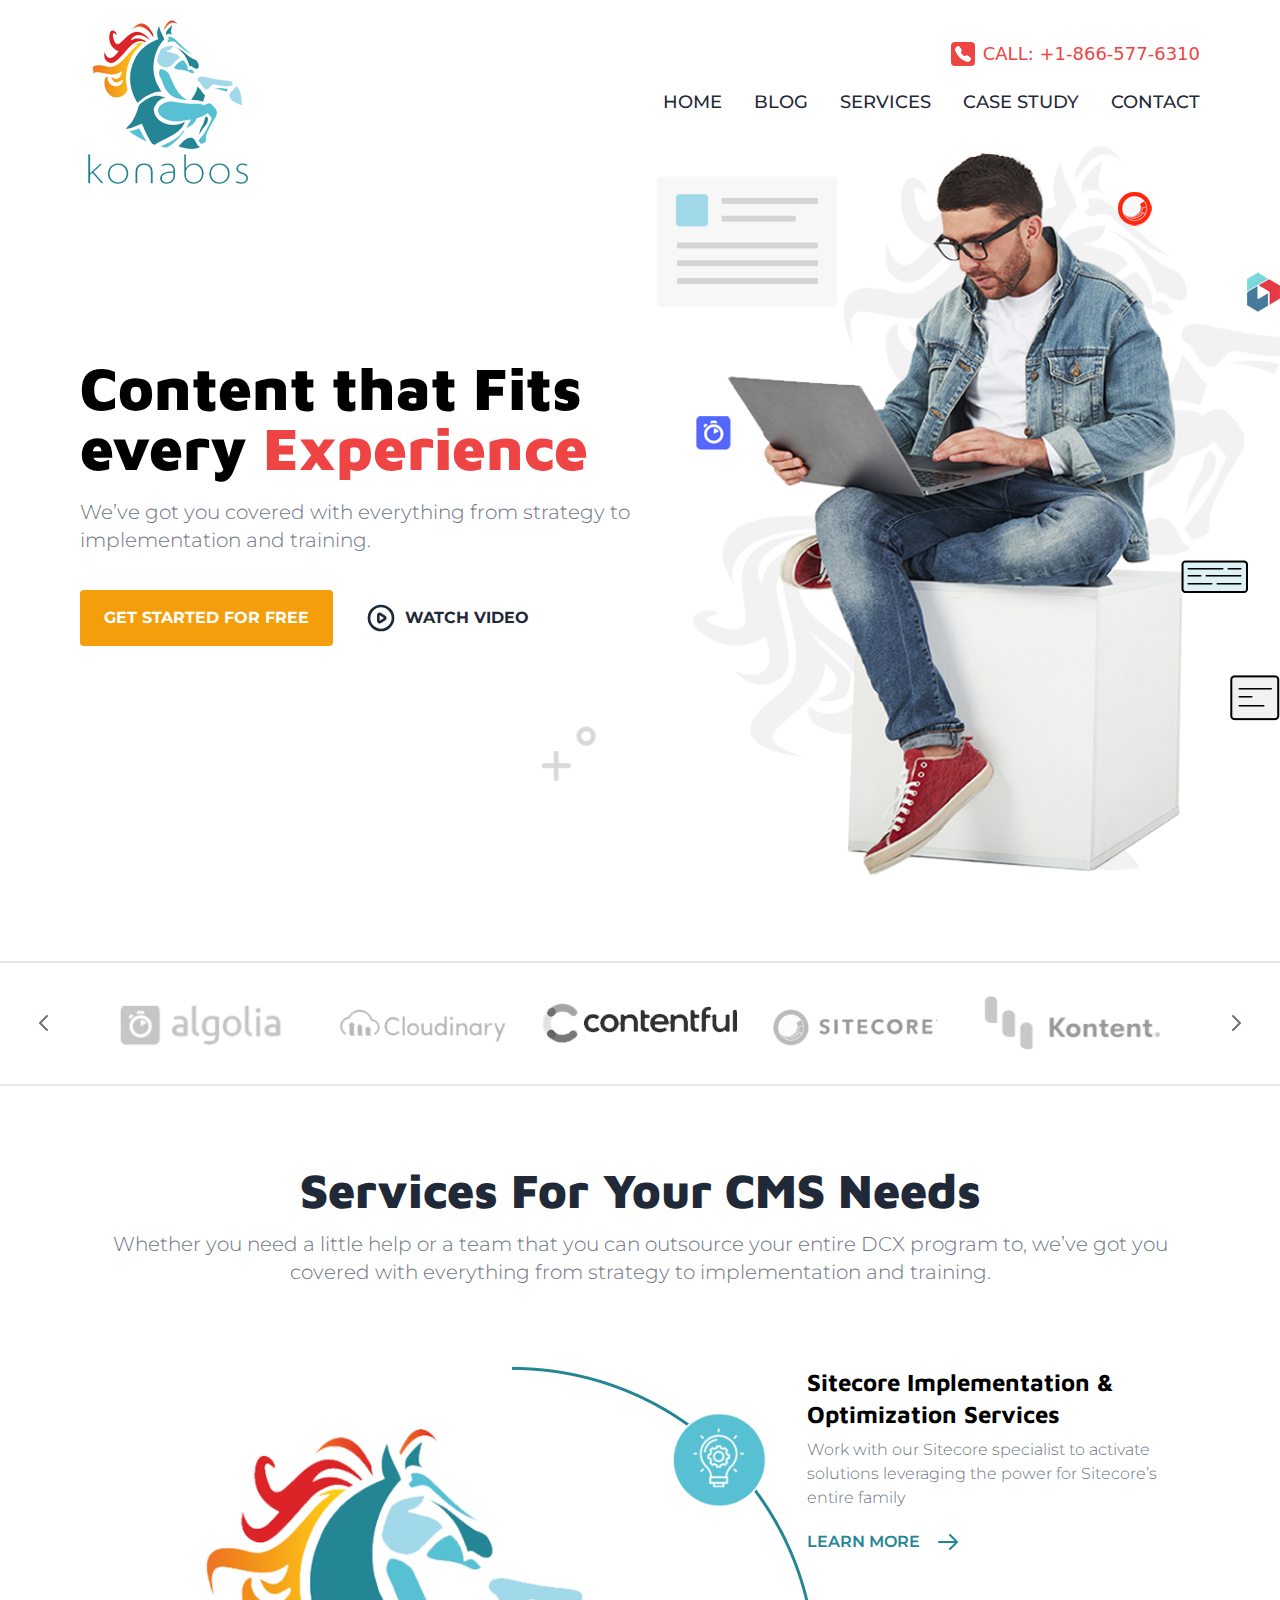
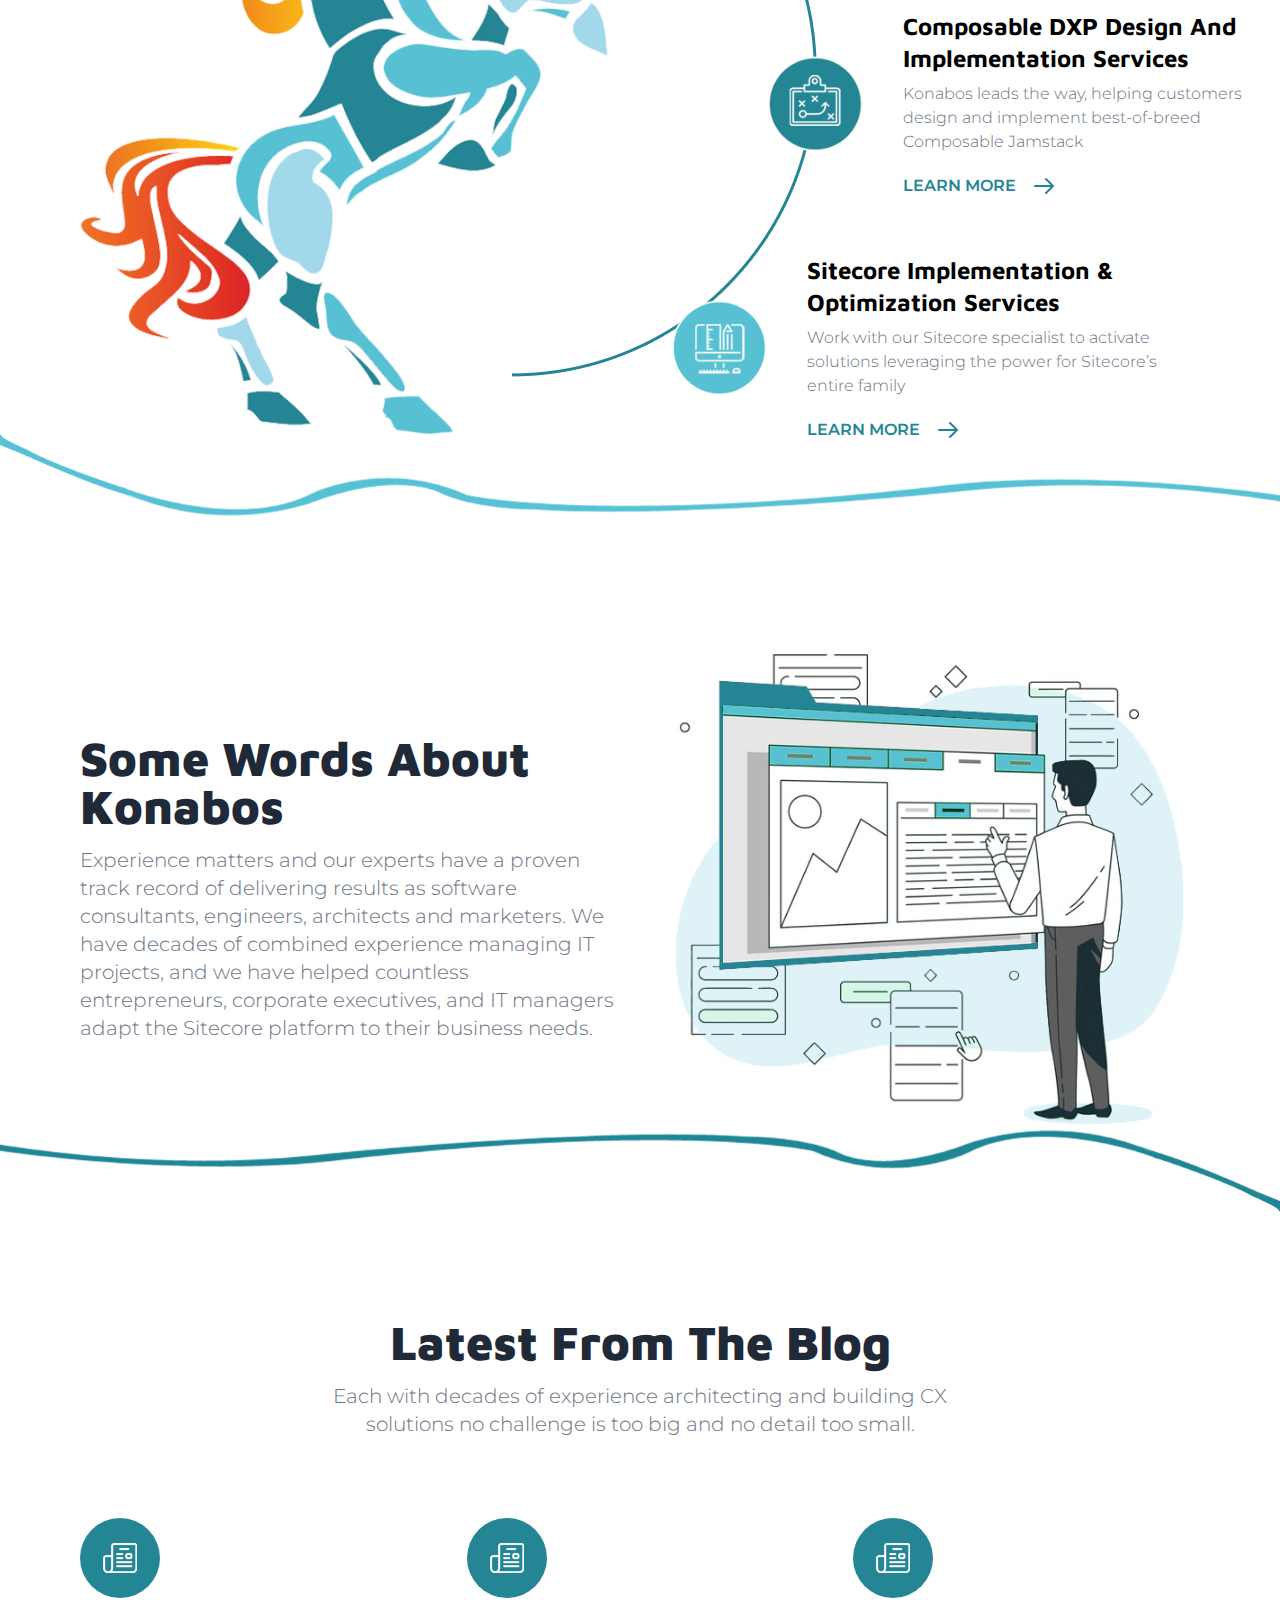
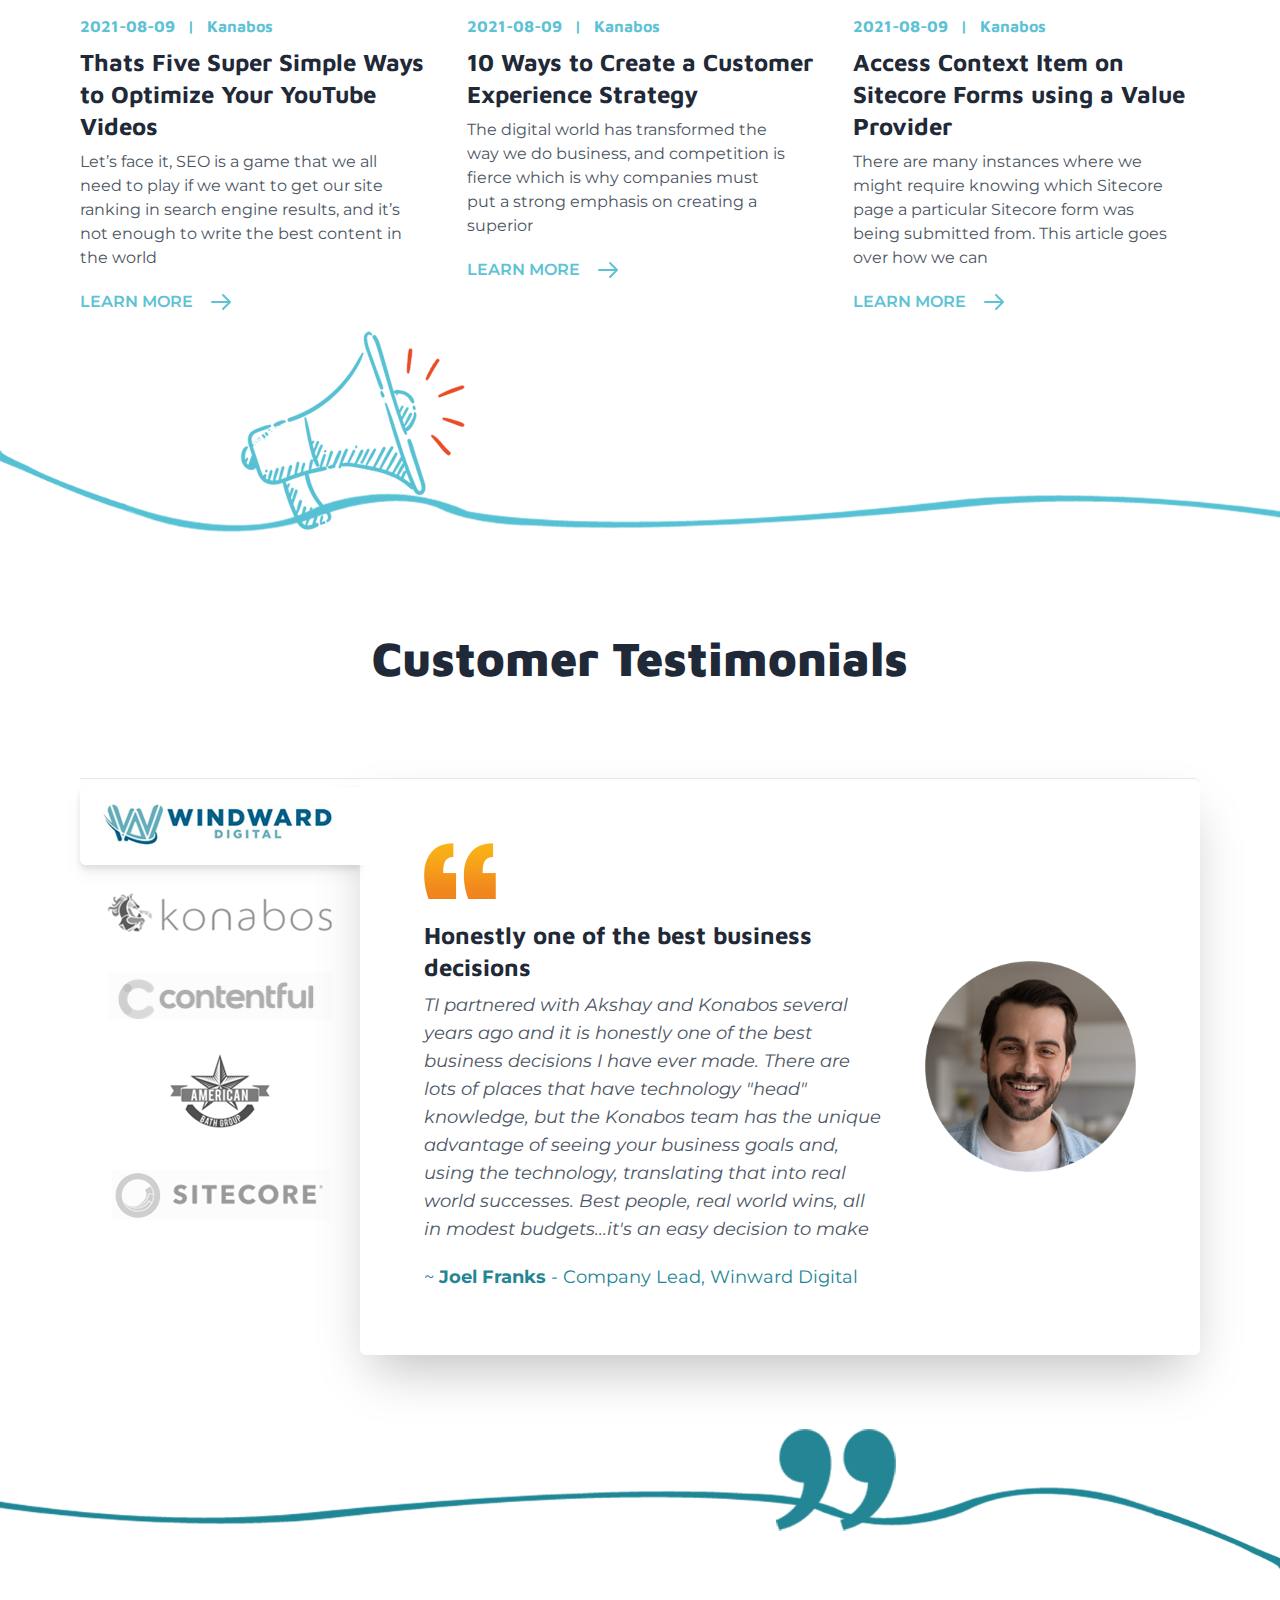
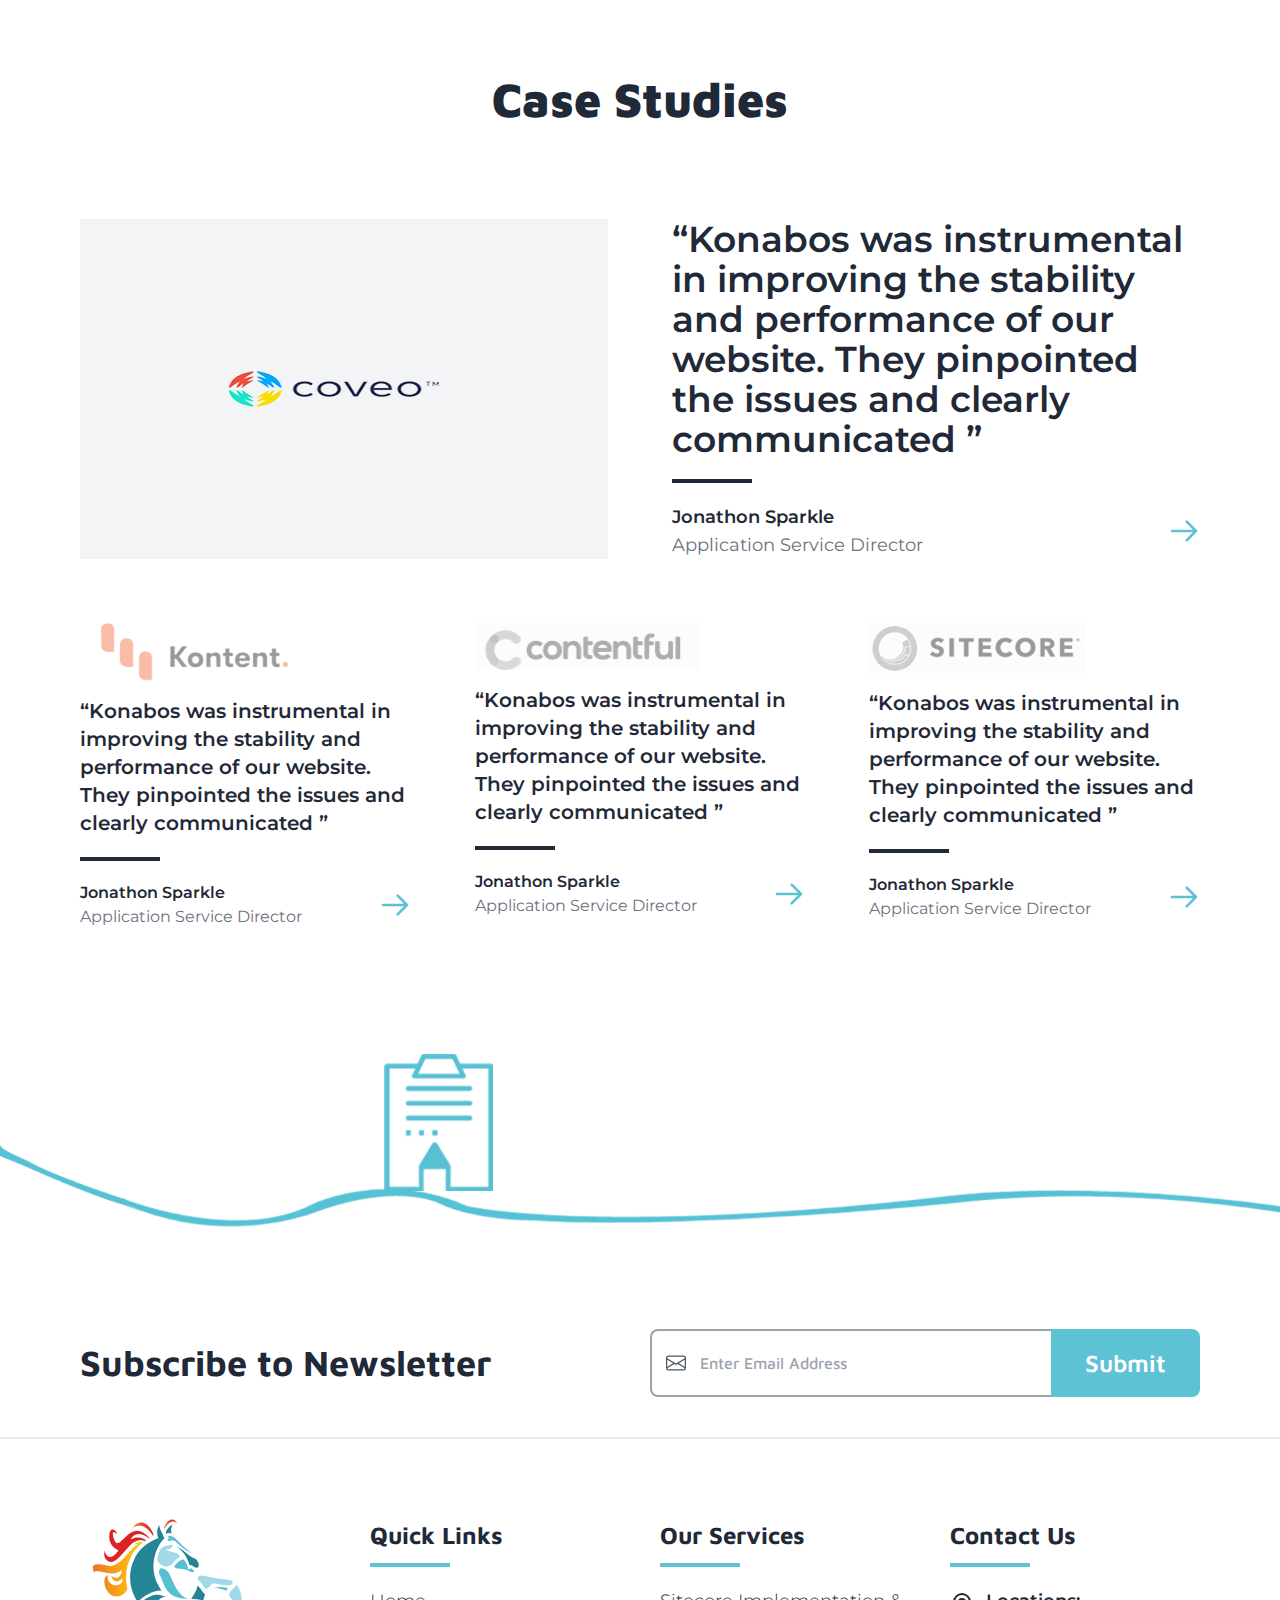
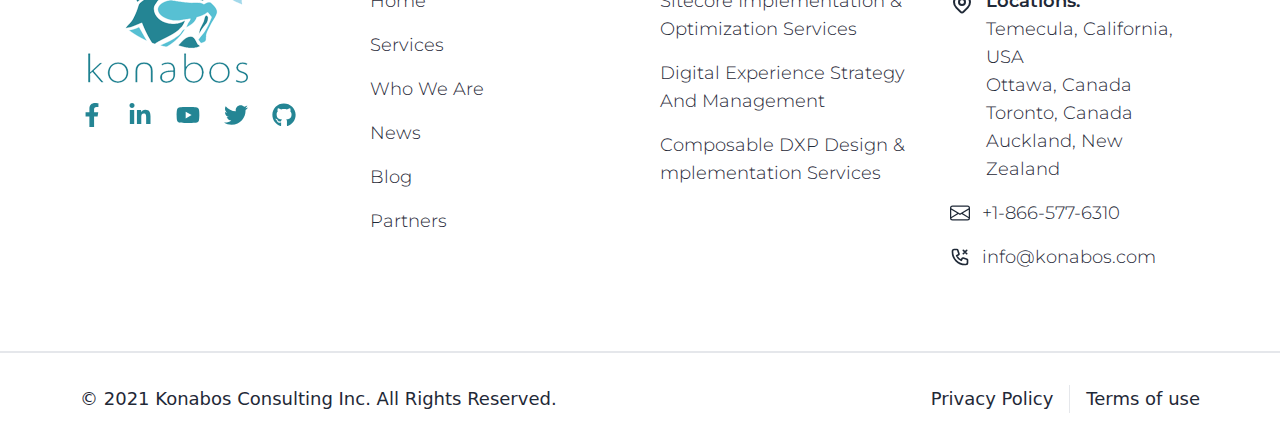
<file: index.html>
<!DOCTYPE html>
<html lang="en">
	<head>
		<meta charset="utf-8">
		<meta name="viewport" content="width=device-width, initial-scale=1, shrink-to-fit=no">
		<!-- Company Name -->
		<title>Konabos</title>
		<!-- Company Icon -->
		<link rel="icon" href="images/logo.png">
		<!-- Tailwind-Css -->
		<link rel="stylesheet" href="css/tailwind.min.css">
		<!-- CUSTOM-Css -->
		<link rel="stylesheet" href="css/style.css">
	</head>
	<body>
		<!-- ==Header Section == -->
		<header class=" absolute top-0 left-0 right-0 ">
			<!----Main nav--->
			<nav class="px-5 py-5 sm:px-10 lg:px-20 2xl:px-0 max-w-1245 mx-auto">
				<div class="flex justify-between">
					<!---logo--->
					<div class="flex items-center">
						<!---Logo---->
						<a href="index.html">
							<img height="100%" width="100%" class="hidden lg:block w-auto h-auto ml-2" src="images/logo.png" alt="Logo">
							<img height="100%" width="100%" class="lg:hidden block w-1/2 h-auto ml-2" src="images/logo_mobile.png" alt="Logo">
						</a>
					</div>
					<!---menu center---->
					<div class=" hidden xl:block">
						<!---->
						<div class="py-5">
							<a class=" flex items-center justify-end text-red-500 text-lg uppercase font-medium" href="tel:+1-866-577-6310">
								<!---->
								<i class=" bg-red-500 p-1 rounded text-white mr-2 font-medium">
									<svg xmlns="http://www.w3.org/2000/svg" fill="currentColor" class="h-4 w-4" viewBox="0 0 16 16">
									<path fill-rule="evenodd" d="M1.885.511a1.745 1.745 0 0 1 2.61.163L6.29 2.98c.329.423.445.974.315 1.494l-.547 2.19a.678.678 0 0 0 .178.643l2.457 2.457a.678.678 0 0 0 .644.178l2.189-.547a1.745 1.745 0 0 1 1.494.315l2.306 1.794c.829.645.905 1.87.163 2.611l-1.034 1.034c-.74.74-1.846 1.065-2.877.702a18.634 18.634 0 0 1-7.01-4.42 18.634 18.634 0 0 1-4.42-7.009c-.362-1.03-.037-2.137.703-2.877L1.885.511z"/>
									</svg>
								</i>
								<!---->
								<p>Call: +1-866-577-6310</p>
							</a>
						</div>
						<!---->
						<ul class=" flex items-center space-x-8 text-lg text-gray-800 uppercase font-medium font-montserrat">
							<!---->
							<li>
								<a href="index.html">HOME</a>
							</li>
							<!---->
							<li>
								<a href="blog.html">BLOG</a>
							</li>
							<!---->
							<li>
								<a href="services.html">SERVICES</a>
							</li>
							<!---->
							<li>
								<a href="case-study.html">case study</a>
							</li>
							<!---->
							<li>
								<a href="contact-us.html">contact</a>
							</li>
						</ul>
					</div>
					<!---mobile menu---->
					<button aria-label="right Align" class="xl:hidden block text-black">
						<svg xmlns="http://www.w3.org/2000/svg" class="h-10 w-10" fill="none" viewBox="0 0 24 24" stroke="currentColor">
						<path stroke-linecap="round" stroke-linejoin="round" stroke-width="2" d="M4 6h16M4 12h16M4 18h16" />
						</svg>
					</button>
				</div>
			</nav>
		</header>
		<!-- ==Main Section == -->
		<main class=" overflow-hidden">
			<!-----=====Sec 001=======----->
			<section class=" overflow-hidden">
				<!---->
				<div class="px-5 sm:px-10 lg:px-20 2xl:px-0 max-w-1245 mx-auto grid lg:grid-cols-2 grid-cols-1 lg:gap-0 gap-10 py-20 pt-32">
					<!--01-->
					<div class=" flex items-center relative lg:order-1 order-2">
						<!---->
						<div class=" lg:w-full md:w-3/4 w-full">
							<!---->
							<h1 class=" font-mavenpro font-black 2xl:text-7xl xl:text-6xl lg:text-5xl md:text-4xl text-3xl">Content that Fits every <span class=" text-red-500">Experience</span></h1>
							<!---->
							<div class=" 2xl:w-3/4 font-montserrat">
								<!---->
								<p class=" md:text-xl text-sm text-gray-500 my-5 font-light">We’ve got you covered with everything from strategy to implementation and training. </p>
								<!---->
								<div class=" flex sm:flex-row flex-col sm:gap-0 gap-2 sm:items-center text-center sm:mt-8">
									<!---->
									<a class="sm:order-1 order-2 rounded md:text-base text-sm font-bold px-6 md:py-4 py-3 bg-yellow-500 text-white md:mr-4 inline-block duration-500 transform hover:-translate-y-3" href="#">GET STARTED FOR FREE</a>
									<!---->
									<a class="sm:order-2 order-1 rounded sm:w-auto w-full flex items-center justify-center md:text-base text-sm font-bold uppercase p-4 md:py-4 py-3 bg-white text-gray-800 inline-block duration-500 transform hover:-translate-y-3" href="#">
										<svg xmlns="http://www.w3.org/2000/svg" class="h-8 w-8 mr-2" fill="none" viewBox="0 0 24 24" stroke="currentColor">
										<path stroke-linecap="round" stroke-linejoin="round" stroke-width="2" d="M14.752 11.168l-3.197-2.132A1 1 0 0010 9.87v4.263a1 1 0 001.555.832l3.197-2.132a1 1 0 000-1.664z" />
										<path stroke-linecap="round" stroke-linejoin="round" stroke-width="2" d="M21 12a9 9 0 11-18 0 9 9 0 0118 0z" />
										</svg>
										<span>Watch video</span>
									</a>
								</div>
							</div>
							<!--images-->
							<div class=" lg:block hidden">
								<!---->
								<div class=" absolute top-20 -left-40">
									<img height="100%" width="100%" class="md:w-auto w-1/2 h-auto" src="images/blog/12.png" alt="//">
								</div>
								<!---->
								<div class=" absolute bottom-20 right-10">
									<img height="100%" width="100%" class="md:w-auto w-1/2 h-auto" src="images/blog/12.png" alt="//">
								</div>
							</div>
						</div>
					</div>
					<!--02-->
					<div class="lg:-mr-60 sm:-mr-20 -mr-10 relative lg:order-2 order-1">
						<img height="100%" width="100%" class="lg:w-auto sm:w-1/2 w-3/4 h-auto mx-auto" src="images/home/1.png" alt="//">
						<!--images-->
						<div>
							<!---->
							<div class=" absolute top-16 lg:right-72 sm:right-40 right-20">
								<img height="100%" width="100%" class="md:w-auto w-1/2 h-auto" src="images/blog/8.png" alt="//">
							</div>
							<!---->
							<div class=" absolute top-36 lg:right-40 sm:right-20 right-10">
								<img height="100%" width="100%" class="md:w-auto w-1/2 h-auto" src="images/blog/7.png" alt="//">
							</div>
							<!---->
							<div class=" absolute top-12 left-4">
								<img height="100%" width="100%" class="md:w-auto w-1/4 h-auto" src="images/home/2.png" alt="//">
							</div>
							<!---->
							<div class=" absolute top-72 md:left-14 left-4">
								<img height="100%" width="100%" class="md:w-auto w-1/2 h-auto" src="images/blog/10.png" alt="//">
							</div>
							<!---->
							<div class=" absolute lg:bottom-72 sm:bottom-40 bottom-32 lg:right-48 sm:right-20 right-10">
								<img height="100%" width="100%" class="md:w-auto w-1/2 h-auto" src="images/blog/9.png" alt="//">
							</div>
							<!---->
							<div class=" absolute lg:bottom-40 sm:bottom-20 bottom-10 lg:right-40 sm:right-20 right-8">
								<img height="100%" width="100%" class="md:w-auto w-1/2 h-auto" src="images/blog/11.png" alt="//">
							</div>
						</div>
					</div>
				</div>
				<!---->
				<div id="slider1" class="relative px-5 sm:px-10 lg:px-20 2xl:px-0 max-w-1245 mx-auto py-8 border-t-2 border-b-2">
					<!--Slider content-->
					<div class="grid md:grid-cols-5 sm:grid-cols-3 grid-cols-2 items-center justify-center gap-4 px-10 z-50">
						<!---->
						<div class="cursor-pointer filter duration-200 grayscale hover:grayscale-0">
							<img height="100%" width="100%" class="w-auto h-auto mx-auto" src="images/home/4.png" alt="//">
						</div>
						<!---->
						<div class="cursor-pointer filter duration-200 grayscale hover:grayscale-0">
							<img height="100%" width="100%" class="w-auto h-auto mx-auto" src="images/home/5.png" alt="//">
						</div>
						<!---->
						<div class="hidden sm:block cursor-pointer filter duration-200 grayscale hover:grayscale-0">
							<img height="100%" width="100%" class="w-auto h-auto mx-auto" src="images/home/3.png" alt="//">
						</div>
						<!---->
						<div class="hidden md:block cursor-pointer filter duration-200 grayscale hover:grayscale-0">
							<img height="100%" width="100%" class="w-auto h-auto mx-auto" src="images/home/6.png" alt="//">
						</div>
						<!---->
						<div class="hidden md:block cursor-pointer filter duration-200 grayscale hover:grayscale-0">
							<img height="100%" width="100%" class="w-auto h-auto mx-auto" src="images/home/7.png" alt="//">
						</div>
					</div>
					<!--Slider left right arows-->
					<div class="text-gray-500">
						<!--left arows-->
						<button aria-label="Left Align" class="focus:outline-none absolute 2xl:left-0 left-6 top-0 bottom-0 m-auto p-2 bg-white">
							<svg xmlns="http://www.w3.org/2000/svg" class="h-6 w-6" fill="none" viewBox="0 0 24 24" stroke="currentColor">
							<path stroke-linecap="round" stroke-linejoin="round" stroke-width="2" d="M15 19l-7-7 7-7" />
							</svg>
						</button>
						<!--right arows-->
						<button aria-label="right Align" class="focus:outline-none absolute absolute 2xl:right-0 right-6 top-0 bottom-0 m-auto p-2 bg-white">
							<svg xmlns="http://www.w3.org/2000/svg" class="h-6 w-6" fill="none" viewBox="0 0 24 24" stroke="currentColor">
							<path stroke-linecap="round" stroke-linejoin="round" stroke-width="2" d="M9 5l7 7-7 7" />
							</svg>
						</button>
					</div>
				</div>
			</section>
			<!-----=====Sec 002=======----->
			<section class=" relative">
				<!---->
				<div class="pt-20 pb-10 px-5 sm:px-10 lg:px-20 2xl:px-0 max-w-1245 mx-auto">
					<!--hero text-->
					<div class=" text-center pb-20">
						<h1 class=" xl:text-5xl md:text-4xl text-3xl font-mavenpro font-black text-gray-800 mb-4">Services For Your CMS Needs</h1>
						<p class=" text-gray-500 font-light lg:text-xl md:text-base text-sm font-montserrat 2xl:w-4/5 mx-auto">Whether you need a little help or a team that you can outsource your entire DCX program to, we’ve got you covered with everything from strategy to implementation and training. </p>
					</div>
					<!---->
					<div class=" grid lg:grid-cols-2 grid-cols-1 gap-16">
						<!---->
						<div class=" flex items-center justify-center">
							<img height="100%" width="100%" class="lg:w-auto sm:w-1/2 w-3/4 h-auto mx-auto" src="images/home/8.png" alt="//">
						</div>
						<!---->
						<div class=" relative">
							<!--left-line-->
							<div class="hidden xl:block absolute top-0 -left-40">
								<img height="100%" width="100%" class="w-auto h-auto mx-auto" src="images/home/13.png" alt="//">
							</div>
							<!---->
							<div class=" flex sm:flex-row flex-col items-center font-montserrat lg:mb-14 mb-8">
								<!---->
								<img height="100%" width="100%" class="w-24 h-24 lg:mr-10 z-10" src="images/home/9.png" alt="//">
								<!---->
								<div class="pl-4 lg:pl-0 2xl:pr-4 lg:w-full md:w-3/5">
									<h1 class=" lg:text-2xl text-xl font-bold font-mavenpro">Sitecore Implementation & Optimization Services</h1>
									<p class=" font-light lg:text-base text-sm text-gray-500 mt-2">Work with our Sitecore specialist to activate solutions leveraging the power for Sitecore’s entire family</p>
									<!---->
									<div class=" mt-5">
										<a class="text-ocean-blue-500 font-semibold lg:text-base text-sm flex items-center" href="#">
											<span>LEARN MORE</span>
											<svg xmlns="http://www.w3.org/2000/svg" class="h-6 w-6 ml-4" fill="none" viewBox="0 0 24 24" stroke="currentColor">
											<path stroke-linecap="round" stroke-linejoin="round" stroke-width="2" d="M14 5l7 7m0 0l-7 7m7-7H3" />
											</svg>
										</a>
									</div>
								</div>
							</div>
							<!---->
							<div class=" flex sm:flex-row flex-col items-center font-montserrat lg:mb-14 mb-8 xl:ml-24 2xl:-mr-24 xl:-mr-20">
								<!---->
								<img height="100%" width="100%" class="w-24 h-24 lg:mb-0 mb-4 lg:mr-10 z-10" src="images/home/10.png" alt="//">
								<!---->
								<div class="pl-4 lg:pl-0 2xl:pr-4 lg:w-full md:w-3/5">
									<h1 class=" lg:text-2xl text-xl font-bold font-mavenpro">Composable DXP Design And Implementation Services</h1>
									<p class=" font-light lg:text-base text-sm text-gray-500 mt-2">Konabos leads the way, helping customers design and implement best-of-breed Composable Jamstack</p>
									<!---->
									<div class=" mt-5">
										<a class="text-ocean-blue-500 font-semibold lg:text-base text-sm flex items-center" href="#">
											<span>LEARN MORE</span>
											<svg xmlns="http://www.w3.org/2000/svg" class="h-6 w-6 ml-4" fill="none" viewBox="0 0 24 24" stroke="currentColor">
											<path stroke-linecap="round" stroke-linejoin="round" stroke-width="2" d="M14 5l7 7m0 0l-7 7m7-7H3" />
											</svg>
										</a>
									</div>
								</div>
							</div>
							<!---->
							<div class=" flex sm:flex-row flex-col items-center font-montserrat lg:mb-14 mb-8">
								<!---->
								<img height="100%" width="100%" class="w-24 h-24 lg:mr-10 z-10" src="images/home/11.png" alt="//">
								<!---->
								<div class="pl-4 lg:pl-0 2xl:pr-4 lg:w-full md:w-3/5">
									<h1 class=" lg:text-2xl text-xl font-bold font-mavenpro">Sitecore Implementation & Optimization Services</h1>
									<p class=" font-light lg:text-base text-sm text-gray-500 mt-2">Work with our Sitecore specialist to activate solutions leveraging the power for Sitecore’s entire family</p>
									<!---->
									<div class=" mt-5">
										<a class="text-ocean-blue-500 font-semibold lg:text-base text-sm flex items-center" href="#">
											<span>LEARN MORE</span>
											<svg xmlns="http://www.w3.org/2000/svg" class="h-6 w-6 ml-4" fill="none" viewBox="0 0 24 24" stroke="currentColor">
											<path stroke-linecap="round" stroke-linejoin="round" stroke-width="2" d="M14 5l7 7m0 0l-7 7m7-7H3" />
											</svg>
										</a>
									</div>
								</div>
							</div>
						</div>
					</div>
				</div>
				<!---->
				<div class=" absolute left-0 right-0 lg:-bottom-3 -bottom-20">
					<svg class=" h-auto w-full"
						xmlns="http://www.w3.org/2000/svg"
						xmlns:xlink="http://www.w3.org/1999/xlink" >
						<image height="100%" width="100%" xlink:href="[data-uri]" />
					</svg>
				</div>
			</section>
			<!-----=====Sec 003=======----->
			<section class=" relative">
				<!---->
				<div class="py-20 px-5 sm:px-10 lg:px-20 2xl:px-0 max-w-1245 mx-auto">
					<!---->
					<div class=" grid lg:grid-cols-2 grid-cols-1 gap-10">
						<!---->
						<div class=" flex items-center justify-center order-2 lg:order-1">
							<!--hero text-->
							<div>
								<h1 class=" xl:text-5xl md:text-4xl text-3xl font-mavenpro font-black text-gray-800 mb-4">Some Words About Konabos</h1>
								<p class=" text-gray-500 font-light lg:text-xl md:text-base text-sm font-montserrat">Experience matters and our experts have a proven track record of delivering results as software consultants, engineers, architects and marketers. We have decades of combined experience managing IT projects, and we have helped countless entrepreneurs, corporate executives, and IT managers adapt the Sitecore platform to their business needs.</p>
							</div>
						</div>
						<!---->
						<div class=" flex items-center justify-center order-1 lg:order-2">
							<img height="100%" width="100%" class="w-auto h-auto mx-auto" src="images/home/12.png" alt="//">
						</div>
					</div>
				</div>
				<!---->
				<div class=" absolute left-0 right-0 lg:-bottom-2 -bottom-20">
					<svg class=" h-auto w-full"
						xmlns="http://www.w3.org/2000/svg"
						xmlns:xlink="http://www.w3.org/1999/xlink">
						<image height="100%" width="100%" xlink:href="[data-uri]" />
					</svg>
				</div>
			</section>
			<!-----=====Sec 004=======----->
			<section class=" relative">
				<!---->
				<div class="py-20 px-5 sm:px-10 lg:px-20 2xl:px-0 max-w-1245 mx-auto">
					<!--hero text-->
					<div class=" text-center pb-20">
						<h1 class=" xl:text-5xl md:text-4xl text-3xl font-mavenpro font-black text-gray-800 mb-4">Latest From The Blog</h1>
						<p class=" text-gray-500 font-light lg:text-xl md:text-base text-sm font-montserrat xl:w-3/5 2xl:px-3 mx-auto">Each with decades of experience architecting and building CX solutions no challenge is too big and no detail too small. </p>
					</div>
					<!---->
					<div class="grid lg:grid-cols-3 sm:grid-cols-2 grid-cols-1 gap-10 pb-20 font-montserrat">
						<!--001-->
						<div>
							<div class=" h-20 w-20 lg:flex hidden items-center justify-center rounded-full bg-ocean-blue-600">
								<img height="100%" width="100%" class="w-auto h-auto" src="images/home/16.png" alt="//">
							</div>
							<!--blog text-->
							<div class=" lg:pt-4">
								<!--date & author-->
								<div class="flex items-center font-mavenpro text-ocean-blue-400 font-bold" >
									<p>2021-08-09</p>
									<p class="mx-3">|</p>
									<p>Kanabos</p>
								</div>
								<!--title-->
								<h1 class="lg:text-2xl text-xl font-bold text-gray-800 my-2 font-mavenpro">Thats Five Super Simple Ways to Optimize Your YouTube Videos</h1>
								<!--text-->
								<p class="lg:text-base text-xs pr-6 text-gray-600">Let’s face it, SEO is a game that we all need to play if we want to get our site ranking in search engine results, and it’s not enough to write the best content in the world </p>
								<!---->
								<a class=" mt-5 text-ocean-blue-400 font-semibold lg:text-base text-sm flex items-center" href="#">
									<span>LEARN MORE</span>
									<svg xmlns="http://www.w3.org/2000/svg" class="h-6 w-6 ml-4" fill="none" viewBox="0 0 24 24" stroke="currentColor">
									<path stroke-linecap="round" stroke-linejoin="round" stroke-width="2" d="M14 5l7 7m0 0l-7 7m7-7H3" />
									</svg>
								</a>
							</div>
						</div>
						<!--002-->
						<div>
							<div class=" h-20 w-20 lg:flex hidden items-center justify-center rounded-full bg-ocean-blue-600">
								<img height="100%" width="100%" class="w-auto h-auto" src="images/home/16.png" alt="//">
							</div>
							<!--blog text-->
							<div class=" lg:pt-4">
								<!--date & author-->
								<div class="flex items-center font-mavenpro text-ocean-blue-400 font-bold" >
									<p>2021-08-09</p>
									<p class="mx-3">|</p>
									<p>Kanabos</p>
								</div>
								<!--title-->
								<h1 class="lg:text-2xl text-xl font-bold text-gray-800 my-2 font-mavenpro">10 Ways to Create a Customer Experience Strategy</h1>
								<!--text-->
								<p class="lg:text-base text-xs pr-6 text-gray-600">The digital world has transformed the way we do business, and competition is fierce which is why companies must put a strong emphasis on creating a superior</p>
								<!---->
								<a class=" mt-5 text-ocean-blue-400 font-semibold lg:text-base text-sm flex items-center" href="#">
									<span>LEARN MORE</span>
									<svg xmlns="http://www.w3.org/2000/svg" class="h-6 w-6 ml-4" fill="none" viewBox="0 0 24 24" stroke="currentColor">
									<path stroke-linecap="round" stroke-linejoin="round" stroke-width="2" d="M14 5l7 7m0 0l-7 7m7-7H3" />
									</svg>
								</a>
							</div>
						</div>
						<!--003-->
						<div>
							<div class=" h-20 w-20 lg:flex hidden items-center justify-center rounded-full bg-ocean-blue-600">
								<img height="100%" width="100%" class="w-auto h-auto" src="images/home/16.png" alt="//">
							</div>
							<!--blog text-->
							<div class=" lg:pt-4">
								<!--date & author-->
								<div class="flex items-center font-mavenpro text-ocean-blue-400 font-bold" >
									<p>2021-08-09</p>
									<p class="mx-3">|</p>
									<p>Kanabos</p>
								</div>
								<!--title-->
								<h1 class="lg:text-2xl text-xl font-bold text-gray-800 my-2 font-mavenpro">Access Context Item on Sitecore Forms using a Value Provider </h1>
								<!--text-->
								<p class="lg:text-base text-xs pr-6 text-gray-600">There are many instances where we might require knowing which Sitecore page a particular Sitecore form was being submitted from. This article goes over how we can </p>
								<!---->
								<a class=" mt-5 text-ocean-blue-400 font-semibold lg:text-base text-sm flex items-center" href="#">
									<span>LEARN MORE</span>
									<svg xmlns="http://www.w3.org/2000/svg" class="h-6 w-6 ml-4" fill="none" viewBox="0 0 24 24" stroke="currentColor">
									<path stroke-linecap="round" stroke-linejoin="round" stroke-width="2" d="M14 5l7 7m0 0l-7 7m7-7H3" />
									</svg>
								</a>
							</div>
						</div>
					</div>
				</div>
				<!---->
				<div class=" lg:pt-20">
					<!---->
					<div class=" absolute left-0 right-0 lg:-bottom-3 -bottom-14">
						<svg class=" h-auto w-full"
							xmlns="http://www.w3.org/2000/svg"
							xmlns:xlink="http://www.w3.org/1999/xlink" >
							<image height="100%" width="100%" xlink:href="[data-uri]" />
						</svg>
					</div>
					<!---->
					<div class=" absolute 2xl:left-96 lg:left-60 left-10 2xl:bottom-12 lg:bottom-5 bottom-3 2xl:ml-10">
						<img height="100%" width="100%" class="lg:w-full w-1/2 h-auto" src="images/home/17.png" alt="//">
					</div>
				</div>
			</section>
			<!-----=====Sec 005=======----->
			<section class=" relative">
				<!---->
				<div class="py-20 px-5 sm:px-10 lg:px-20 2xl:px-0 max-w-1245 mx-auto">
					<!--hero text-->
					<div class=" text-center pb-20">
						<h1 class=" xl:text-5xl md:text-4xl text-3xl font-mavenpro font-black text-gray-800 mb-4">Customer Testimonials</h1>
					</div>
					<!---->
					<div class="grid xl:grid-cols-4 grid-cols-1 gap-0  font-montserrat">
						<!--001-->
						<div class=" xl:col-span-1 xl:border-t">
							<!---->
							<div class="my-2 relative  z-40">
								<!---->
								<div class="xl:rounded-l-md xl:rounded-none rounded-md filter drop-shadow-lg bg-white mb-2">
									<img height="100%" width="100%" class="w-auto h-auto mx-auto" src="images/home/19.png" alt="//">
								</div>
								<!---->
								<div class="lg:rounded-tl-none xl:hidden block font-montserrat rounded-md filter drop-shadow-xl bg-white lg:p-16 p-5 py-10 xl:border-t">
									<!---->
									<div class=" flex items-center justify-center">
										<img height="100%" width="100%" class="sm:w-auto w-1/2 h-auto" src="images/home/25.png" alt="//">
									</div>
									<!---->
									<div class=" lg:col-span-2">
										<div>
											<img height="100%" width="100%" class="w-auto h-auto" src="images/home/24.png" alt="//">
										</div>
										<!---->
										<div class=" pt-3">
											<!--title-->
											<h1 class="lg:text-2xl text-xl font-bold text-gray-800 my-2 font-mavenpro">Honestly one of the best business decisions</h1>
											<!--text-->
											<p class="lg:text-lg text-sm text-gray-600 italic">TI partnered with Akshay and Konabos several years ago and it is honestly one of the best business decisions I have ever made. There are lots of places that have technology "head" knowledge, but the Konabos team has the unique advantage of seeing your business goals and, using the technology, translating that into real world successes. Best people, real world wins, all in modest budgets...it's an easy decision to make </p>
											<!--name-->
											<p class=" text-lg text-ocean-blue-500 mt-5">~ <span class=" font-bold">Joel Franks </span>- Company Lead, Winward Digital </p>
										</div>
									</div>
								</div>
								<!---->
								<div class="hidden xl:block absolute top-0 -right-3 bg-white h-full w-4 z-30"></div>
							</div>
							<!---->
							<div class="bg-white py-4 xl:rounded-l-md xl:rounded-none rounded-md">
								<img height="100%" width="100%" class="w-auto h-auto mx-auto" src="images/home/20.png" alt="//">
							</div>
							<!---->
							<div class="bg-white py-4 xl:rounded-l-md xl:rounded-none rounded-md">
								<img height="100%" width="100%" class="w-auto h-auto mx-auto" src="images/home/21.png" alt="//">
							</div>
							<!---->
							<div class="bg-white py-4 xl:rounded-l-md xl:rounded-none rounded-md">
								<img height="100%" width="100%" class="w-auto h-auto mx-auto" src="images/home/22.png" alt="//">
							</div>
							<!---->
							<div class="bg-white py-4 xl:rounded-l-md xl:rounded-none rounded-md">
								<img height="100%" width="100%" class="w-auto h-auto mx-auto" src="images/home/23.png" alt="//">
							</div>
						</div>
						<!--002-->
						<div class="xl:col-span-3 xl:grid hidden lg:grid-cols-3 grid-cols-1 lg:gap-10 gap-4 lg:rounded-tl-none font-montserrat rounded-md shadow-2xl bg-white lg:p-16 p-4 py-10 xl:border-t relative">
							<div class=" lg:col-span-2">
								<div>
									<img height="100%" width="100%" class="w-auto h-auto" src="images/home/24.png" alt="//">
								</div>
								<!---->
								<div class=" pt-3">
									<!--title-->
									<h1 class="lg:text-2xl text-xl font-bold text-gray-800 my-2 font-mavenpro">Honestly one of the best business decisions</h1>
									<!--text-->
									<p class="lg:text-lg text-sm text-gray-600 italic">TI partnered with Akshay and Konabos several years ago and it is honestly one of the best business decisions I have ever made. There are lots of places that have technology "head" knowledge, but the Konabos team has the unique advantage of seeing your business goals and, using the technology, translating that into real world successes. Best people, real world wins, all in modest budgets...it's an easy decision to make </p>
									<!--name-->
									<p class=" text-lg text-ocean-blue-500 mt-5">~ <span class=" font-bold">Joel Franks </span>- Company Lead, Winward Digital </p>
								</div>
							</div>
							<!---->
							<div class=" flex items-center justify-center">
								<img height="100%" width="100%" class="sm:w-auto w-1/2 h-auto" src="images/home/25.png" alt="//">
							</div>
						</div>
					</div>
				</div>
				<!---->
				<div class="lg:pt-40 pt-20">
					<!---->
					<div class=" absolute left-0 right-0 lg:-bottom-2 -bottom-14 sm:-bottom-12">
						<svg class=" h-auto w-full"
							xmlns="http://www.w3.org/2000/svg"
							xmlns:xlink="http://www.w3.org/1999/xlink">
							<image height="100%" width="100%" xlink:href="[data-uri]" />
						</svg>
					</div>
					<!---->
					<div class=" absolute xl:right-96 lg:right-72 sm:right-44 right-8 2xl:mr-16 2xl:bottom-20 lg:bottom-16 sm:bottom-10 bottom-5">
						<img height="100%" width="100%" class="lg:w-auto w-1/2 h-auto" src="images/home/18.png" alt="//">
					</div>
				</div>
				
			</section>
			<!-----=====Sec 005=======----->
			<section class=" relative">
				<!---->
				<div class="py-20 px-5 sm:px-10 lg:px-20 2xl:px-0 max-w-1245 mx-auto">
					<!--hero text-->
					<div class=" text-center pb-20">
						<h1 class=" xl:text-5xl md:text-4xl text-3xl font-mavenpro font-black text-gray-800 mb-4">Case Studies</h1>
					</div>
					<!---->
					<div class="grid lg:grid-cols-3 md:grid-cols-2 grid-cols-1 gap-16 font-montserrat">
						<div class=" lg:col-span-3 grid lg:grid-cols-2 grid-cols-1 xl:gap-16">
							<!--001-->
							<div class=" flex items-center lg:justify-center lg:bg-gray-100 ">
								<img height="100%" width="100%" class="w-auto h-auto" src="images/home/26.png" alt="//">
							</div>
							<!--002-->
							<div  class="mt-4 lg:mt-0">
								<h1 class=" xl:text-4xl md:text-lg text-base font-semibold text-gray-800 leading-snug">“Konabos was instrumental in improving the stability and performance of our website. They pinpointed the issues and clearly communicated ” </h1>
								<!---->
								<div class=" h-1 w-20 my-5 bg-gray-800"></div>
								<!---->
								<div class=" flex items-center justify-between">
									<!---->
									<div class=" lg:text-lg text-sm">
										<h1 class="font-semibold text-gray-800">Jonathon Sparkle</h1>
										<p class="text-gray-500">Application Service Director</p>
									</div>
									<!---->
									<div>
										<!---->
										<a aria-label="link" class="text-ocean-blue-400" href="#">
											<svg xmlns="http://www.w3.org/2000/svg" class="lg:h-8 h-5 w-5 lg:w-8" fill="none" viewBox="0 0 24 24" stroke="currentColor">
											<path stroke-linecap="round" stroke-linejoin="round" stroke-width="2" d="M14 5l7 7m0 0l-7 7m7-7H3" />
											</svg>
										</a>
									</div>
								</div>
							</div>
						</div>
						<!---->
						<div>
							<div>
								<img height="100%" width="100%" class="w-auto h-auto" src="images/home/7.png" alt="//">
							</div>
							<h1 class=" xl:text-xl md:text-lg text-base font-semibold text-gray-800 leading-snug mt-4">“Konabos was instrumental in improving the stability and performance of our website. They pinpointed the issues and clearly communicated ” </h1>
							<!---->
							<div class=" h-1 w-20 my-5 bg-gray-800"></div>
							<!---->
							<div class=" flex items-center justify-between">
								<!---->
								<div class=" lg:text-base text-sm">
									<h1 class="font-semibold text-gray-800">Jonathon Sparkle</h1>
									<p class="text-gray-500">Application Service Director</p>
								</div>
								<!---->
								<div>
									<!---->
									<a aria-label="link" class="text-ocean-blue-400" href="#">
										<svg xmlns="http://www.w3.org/2000/svg" class="lg:h-8 h-5 w-5 lg:w-8" fill="none" viewBox="0 0 24 24" stroke="currentColor">
										<path stroke-linecap="round" stroke-linejoin="round" stroke-width="2" d="M14 5l7 7m0 0l-7 7m7-7H3" />
										</svg>
									</a>
								</div>
							</div>
						</div>
						<!---->
						<div>
							<div>
								<img height="100%" width="100%" class="w-auto h-auto" src="images/home/21.png" alt="//">
							</div>
							<h1 class=" xl:text-xl md:text-lg text-base font-semibold text-gray-800 leading-snug mt-4">“Konabos was instrumental in improving the stability and performance of our website. They pinpointed the issues and clearly communicated ” </h1>
							<!---->
							<div class=" h-1 w-20 my-5 bg-gray-800"></div>
							<!---->
							<div class=" flex items-center justify-between">
								<!---->
								<div class=" lg:text-base text-sm">
									<h1 class="font-semibold text-gray-800">Jonathon Sparkle</h1>
									<p class="text-gray-500">Application Service Director</p>
								</div>
								<!---->
								<div>
									<!---->
									<a aria-label="link" class="text-ocean-blue-400" href="#">
										<svg xmlns="http://www.w3.org/2000/svg" class="lg:h-8 h-5 w-5 lg:w-8" fill="none" viewBox="0 0 24 24" stroke="currentColor">
										<path stroke-linecap="round" stroke-linejoin="round" stroke-width="2" d="M14 5l7 7m0 0l-7 7m7-7H3" />
										</svg>
									</a>
								</div>
							</div>
						</div>
						<!---->
						<div>
							<div>
								<img height="100%" width="100%" class="w-auto h-auto" src="images/home/23.png" alt="//">
							</div>
							<h1 class=" xl:text-xl md:text-lg text-base font-semibold text-gray-800 leading-snug mt-4">“Konabos was instrumental in improving the stability and performance of our website. They pinpointed the issues and clearly communicated ” </h1>
							<!---->
							<div class=" h-1 w-20 my-5 bg-gray-800"></div>
							<!---->
							<div class=" flex items-center justify-between">
								<!---->
								<div class=" lg:text-base text-sm">
									<h1 class="font-semibold text-gray-800">Jonathon Sparkle</h1>
									<p class="text-gray-500">Application Service Director</p>
								</div>
								<!---->
								<div>
									<!---->
									<a aria-label="link" class="text-ocean-blue-400" href="#">
										<svg xmlns="http://www.w3.org/2000/svg" class="lg:h-8 h-5 w-5 lg:w-8" fill="none" viewBox="0 0 24 24" stroke="currentColor">
										<path stroke-linecap="round" stroke-linejoin="round" stroke-width="2" d="M14 5l7 7m0 0l-7 7m7-7H3" />
										</svg>
									</a>
								</div>
							</div>
						</div>
					</div>
				</div>
				<!---->
				<div class="lg:pt-60 pt-20">
					<!---->
					<div class=" absolute left-0 right-0 lg:-bottom-3 sm:-bottom-10 -bottom-14 z-30">
						<svg class=" h-auto w-full"
							xmlns="http://www.w3.org/2000/svg"
							xmlns:xlink="http://www.w3.org/1999/xlink" >
							<image height="100%" width="100%" xlink:href="[data-uri]" />
						</svg>
					</div>
					<!---->
					<div class=" absolute lg:left-96 md:left-72 sm:left-60 left-20 xl:bottom-14 sm:bottom-7 bottom-5 2xl:ml-16">
						<img height="100%" width="100%" class="lg:w-full w-1/2 h-auto" src="images/home/27.png" alt="//">
					</div>
				</div>
			</section>
		</main>
		<!-- ==Footer Section == -->
		<footer>
			<!----001---->
			<div class=" flex lg:flex-row flex-col gap-5 items-center justify-between font-mavenpro text-gray-800 px-5 py-5 sm:px-10 lg:px-20 2xl:px-0 max-w-1245 mx-auto pt-20 pb-10">
				<!---->
				<div class=" w-full">
					<h1 class="xl:text-4xl md:text-3xl text-2xl font-bold">Subscribe to Newsletter</h1>
				</div>
				<!---->
				<div class=" w-full">
					<form class="w-full flex items-center" action="#">
						<!--form-->
						<div class="w-full relative">
							<input aria-label="form" class="w-full border-2 border-gray-400 border-r-0 font-medium text-gray-500 focus:outline-none rounded-l-lg pl-12 p-5 md:py-5 py-4 plceholder-gray-400" type="email" placeholder="Enter Email Address">
							<span class="text-gray-600 absolute left-4 top-0 bottom-0 flex items-center">
								<svg xmlns="http://www.w3.org/2000/svg" fill="currentColor" class="h-5 w-5" viewBox="0 0 16 16">
								<path d="M0 4a2 2 0 0 1 2-2h12a2 2 0 0 1 2 2v8a2 2 0 0 1-2 2H2a2 2 0 0 1-2-2V4zm2-1a1 1 0 0 0-1 1v.217l7 4.2 7-4.2V4a1 1 0 0 0-1-1H2zm13 2.383-4.758 2.855L15 11.114v-5.73zm-.034 6.878L9.271 8.82 8 9.583 6.728 8.82l-5.694 3.44A1 1 0 0 0 2 13h12a1 1 0 0 0 .966-.739zM1 11.114l4.758-2.876L1 5.383v5.73z"/>
								</svg>
							</span>
						</div>
						<!--button-->
						<button aria-label="submit" type="submit" class="bg-ocean-blue-500 border-2 border-ocean-blue-500 px-8 py-4 rounded-r-lg text-white font-semibold md:text-2xl">Submit</button>
					</form>
				</div>
			</div>
			<!----002---->
			<div class="text-gray-800 px-5 py-5 font-monste sm:px-10 lg:px-20 2xl:px-0 max-w-1245 mx-auto py-20 border-t-2 border-b-2  grid lg:grid-cols-4 sm:grid-cols-2 grid-cols-1 gap-10">
				<!---->
				<div>
					<!---Logo---->
					<a href="index.html">
						<img height="100%" width="100%" class="2xl:w-3/4 w-auto h-auto ml-2" src="images/logo.png" alt="Logo">
					</a>
					<!---social icon---->
					<div class=" flex items-center mt-5 text-ocean-blue-500">
						<!---->
						<a aria-label="social-icon" class="mr-6" href="#">
							<svg xmlns="http://www.w3.org/2000/svg" aria-hidden="true" focusable="false" data-prefix="fab" data-icon="facebook-f" class="h-6 w-6" role="img" viewBox="0 0 320 512"><path fill="currentColor" d="M279.14 288l14.22-92.66h-88.91v-60.13c0-25.35 12.42-50.06 52.24-50.06h40.42V6.26S260.43 0 225.36 0c-73.22 0-121.08 44.38-121.08 124.72v70.62H22.89V288h81.39v224h100.17V288z"/></svg>
						</a>
						<!---->
						<a aria-label="social-icon" class="mr-6" href="#">
							<svg xmlns="http://www.w3.org/2000/svg" aria-hidden="true" focusable="false" data-prefix="fab" data-icon="linkedin-in" class="h-6 w-6" role="img" viewBox="0 0 448 512"><path fill="currentColor" d="M100.28 448H7.4V148.9h92.88zM53.79 108.1C24.09 108.1 0 83.5 0 53.8a53.79 53.79 0 0 1 107.58 0c0 29.7-24.1 54.3-53.79 54.3zM447.9 448h-92.68V302.4c0-34.7-.7-79.2-48.29-79.2-48.29 0-55.69 37.7-55.69 76.7V448h-92.78V148.9h89.08v40.8h1.3c12.4-23.5 42.69-48.3 87.88-48.3 94 0 111.28 61.9 111.28 142.3V448z"/></svg>
						</a>
						<!---->
						<a aria-label="social-icon" class="mr-6" href="#">
							<svg xmlns="http://www.w3.org/2000/svg" aria-hidden="true" focusable="false" data-prefix="fab" data-icon="youtube" class="h-6 w-6" role="img" viewBox="0 0 576 512"><path fill="currentColor" d="M549.655 124.083c-6.281-23.65-24.787-42.276-48.284-48.597C458.781 64 288 64 288 64S117.22 64 74.629 75.486c-23.497 6.322-42.003 24.947-48.284 48.597-11.412 42.867-11.412 132.305-11.412 132.305s0 89.438 11.412 132.305c6.281 23.65 24.787 41.5 48.284 47.821C117.22 448 288 448 288 448s170.78 0 213.371-11.486c23.497-6.321 42.003-24.171 48.284-47.821 11.412-42.867 11.412-132.305 11.412-132.305s0-89.438-11.412-132.305zm-317.51 213.508V175.185l142.739 81.205-142.739 81.201z"/></svg>
						</a>
						<!---->
						<a aria-label="social-icon" class="mr-6" href="#">
							<svg xmlns="http://www.w3.org/2000/svg" aria-hidden="true" focusable="false" data-prefix="fab" data-icon="twitter" class="h-6 w-6" role="img" viewBox="0 0 512 512"><path fill="currentColor" d="M459.37 151.716c.325 4.548.325 9.097.325 13.645 0 138.72-105.583 298.558-298.558 298.558-59.452 0-114.68-17.219-161.137-47.106 8.447.974 16.568 1.299 25.34 1.299 49.055 0 94.213-16.568 130.274-44.832-46.132-.975-84.792-31.188-98.112-72.772 6.498.974 12.995 1.624 19.818 1.624 9.421 0 18.843-1.3 27.614-3.573-48.081-9.747-84.143-51.98-84.143-102.985v-1.299c13.969 7.797 30.214 12.67 47.431 13.319-28.264-18.843-46.781-51.005-46.781-87.391 0-19.492 5.197-37.36 14.294-52.954 51.655 63.675 129.3 105.258 216.365 109.807-1.624-7.797-2.599-15.918-2.599-24.04 0-57.828 46.782-104.934 104.934-104.934 30.213 0 57.502 12.67 76.67 33.137 23.715-4.548 46.456-13.32 66.599-25.34-7.798 24.366-24.366 44.833-46.132 57.827 21.117-2.273 41.584-8.122 60.426-16.243-14.292 20.791-32.161 39.308-52.628 54.253z"/></svg>
						</a>
						<!---->
						<a aria-label="share-icon" href="#">
							<svg xmlns="http://www.w3.org/2000/svg" aria-hidden="true" focusable="false" data-prefix="fab" data-icon="github" class="h-6 w-6" role="img" viewBox="0 0 496 512"><path fill="currentColor" d="M165.9 397.4c0 2-2.3 3.6-5.2 3.6-3.3.3-5.6-1.3-5.6-3.6 0-2 2.3-3.6 5.2-3.6 3-.3 5.6 1.3 5.6 3.6zm-31.1-4.5c-.7 2 1.3 4.3 4.3 4.9 2.6 1 5.6 0 6.2-2s-1.3-4.3-4.3-5.2c-2.6-.7-5.5.3-6.2 2.3zm44.2-1.7c-2.9.7-4.9 2.6-4.6 4.9.3 2 2.9 3.3 5.9 2.6 2.9-.7 4.9-2.6 4.6-4.6-.3-1.9-3-3.2-5.9-2.9zM244.8 8C106.1 8 0 113.3 0 252c0 110.9 69.8 205.8 169.5 239.2 12.8 2.3 17.3-5.6 17.3-12.1 0-6.2-.3-40.4-.3-61.4 0 0-70 15-84.7-29.8 0 0-11.4-29.1-27.8-36.6 0 0-22.9-15.7 1.6-15.4 0 0 24.9 2 38.6 25.8 21.9 38.6 58.6 27.5 72.9 20.9 2.3-16 8.8-27.1 16-33.7-55.9-6.2-112.3-14.3-112.3-110.5 0-27.5 7.6-41.3 23.6-58.9-2.6-6.5-11.1-33.3 2.6-67.9 20.9-6.5 69 27 69 27 20-5.6 41.5-8.5 62.8-8.5s42.8 2.9 62.8 8.5c0 0 48.1-33.6 69-27 13.7 34.7 5.2 61.4 2.6 67.9 16 17.7 25.8 31.5 25.8 58.9 0 96.5-58.9 104.2-114.8 110.5 9.2 7.9 17 22.9 17 46.4 0 33.7-.3 75.4-.3 83.6 0 6.5 4.6 14.4 17.3 12.1C428.2 457.8 496 362.9 496 252 496 113.3 383.5 8 244.8 8zM97.2 352.9c-1.3 1-1 3.3.7 5.2 1.6 1.6 3.9 2.3 5.2 1 1.3-1 1-3.3-.7-5.2-1.6-1.6-3.9-2.3-5.2-1zm-10.8-8.1c-.7 1.3.3 2.9 2.3 3.9 1.6 1 3.6.7 4.3-.7.7-1.3-.3-2.9-2.3-3.9-2-.6-3.6-.3-4.3.7zm32.4 35.6c-1.6 1.3-1 4.3 1.3 6.2 2.3 2.3 5.2 2.6 6.5 1 1.3-1.3.7-4.3-1.3-6.2-2.2-2.3-5.2-2.6-6.5-1zm-11.4-14.7c-1.6 1-1.6 3.6 0 5.9 1.6 2.3 4.3 3.3 5.6 2.3 1.6-1.3 1.6-3.9 0-6.2-1.4-2.3-4-3.3-5.6-2z"/></svg>
						</a>
					</div>
				</div>
				<!---->
				<div class="flex 2xl:justify-center">
					<ul class="text-lg font-montserrat space-y-4 font-light">
						<li class="mb-5">
							<h1 class=" text-2xl font-mavenpro font-bold pb-3">Quick Links</h1>
							<div class="h-1 w-20 bg-ocean-blue-500"></div>
						</li>
						<li>
							<a href="#">Home</a>
						</li>
						<li>
							<a href="#">Services</a>
						</li>
						<li>
							<a href="#">Who We Are</a>
						</li>
						<li>
							<a href="#">News</a>
						</li>
						<li>
							<a href="#">Blog</a>
						</li>
						<li>
							<a href="#">Partners</a>
						</li>
					</ul>
				</div>
				<!---->
				<div class="flex 2xl:justify-center">
					<ul class="text-lg font-montserrat space-y-4 font-light">
						<li class="mb-5">
							<h1 class=" text-2xl font-mavenpro font-bold pb-3">Our Services</h1>
							<div class="h-1 w-20 bg-ocean-blue-500"></div>
						</li>
						<li>Sitecore Implementation & <br>Optimization Services</li>
						<li>Digital Experience Strategy <br>And Management</li>
						<li>Composable DXP Design & <br>mplementation Services</li>
					</ul>
				</div>
				<!---->
				<div class="flex 2xl:justify-end">
					<ul class="text-lg font-montserrat space-y-4 font-light">
						<li class="mb-5">
							<h1 class=" text-2xl font-mavenpro font-bold pb-3">Contact Us</h1>
							<div class="h-1 w-20 bg-ocean-blue-500"></div>
						</li>
						<!---->
						<li class=" flex">
							<!---->
							<i><svg xmlns="http://www.w3.org/2000/svg" class="h-6 w-6 mt-1 mr-3" fill="none" viewBox="0 0 24 24" stroke="currentColor">
							<path stroke-linecap="round" stroke-linejoin="round" stroke-width="2" d="M17.657 16.657L13.414 20.9a1.998 1.998 0 01-2.827 0l-4.244-4.243a8 8 0 1111.314 0z" />
							<path stroke-linecap="round" stroke-linejoin="round" stroke-width="2" d="M15 11a3 3 0 11-6 0 3 3 0 016 0z" />
							</svg></i>
							<!---->
							<ul>
								<li class=" font-semibold">Locations:</li>
								<li>Temecula, California, USA</li>
								<li>Ottawa, Canada</li>
								<li>Toronto, Canada</li>
								<li>Auckland, New Zealand</li>
							</ul>
						</li>
						<!---->
						<li class=" flex items-center">
							<!---->
							<svg xmlns="http://www.w3.org/2000/svg" fill="currentColor" class="h-5 w-5 mr-3" viewBox="0 0 16 16">
							<path d="M0 4a2 2 0 0 1 2-2h12a2 2 0 0 1 2 2v8a2 2 0 0 1-2 2H2a2 2 0 0 1-2-2V4zm2-1a1 1 0 0 0-1 1v.217l7 4.2 7-4.2V4a1 1 0 0 0-1-1H2zm13 2.383-4.758 2.855L15 11.114v-5.73zm-.034 6.878L9.271 8.82 8 9.583 6.728 8.82l-5.694 3.44A1 1 0 0 0 2 13h12a1 1 0 0 0 .966-.739zM1 11.114l4.758-2.876L1 5.383v5.73z"/>
							</svg>
							<!---->
							<a href="tel:+1-866-577-6310">+1-866-577-6310</a>
						</li>
						<!---->
						<li class=" flex items-center">
							<!---->
							<svg xmlns="http://www.w3.org/2000/svg" class="h-5 w-5 mr-3" fill="none" viewBox="0 0 24 24" stroke="currentColor">
							<path stroke-linecap="round" stroke-linejoin="round" stroke-width="2" d="M16 8l2-2m0 0l2-2m-2 2l-2-2m2 2l2 2M5 3a2 2 0 00-2 2v1c0 8.284 6.716 15 15 15h1a2 2 0 002-2v-3.28a1 1 0 00-.684-.948l-4.493-1.498a1 1 0 00-1.21.502l-1.13 2.257a11.042 11.042 0 01-5.516-5.517l2.257-1.128a1 1 0 00.502-1.21L9.228 3.683A1 1 0 008.279 3H5z" />
							</svg>
							<!---->
							<a href="mailto:info@konabos.com">info@konabos.com</a>
						</li>
					</ul>
				</div>
			</div>
			<!----003---->
			<div class="max-w-1245 mx-auto px-5 sm:px-10 text-lg lg:text-left text-center lg:px-20 2xl:px-0 text-gray-800 grid lg:grid-cols-2 grid-cols-1 gap-4 py-8">
				<!---->
				<div>
					<p>© 2021 Konabos Consulting Inc. All Rights Reserved. </p>
				</div>
				<!---->
				<div class=" flex items-center lg:justify-end justify-center text-center">
					<a class="border-r pr-4"href="#">Privacy Policy</a>
					<a class="pl-4" href="#">Terms of use</a>
				</div>
			</div>
		</footer>
	</body>
</html>
</file>
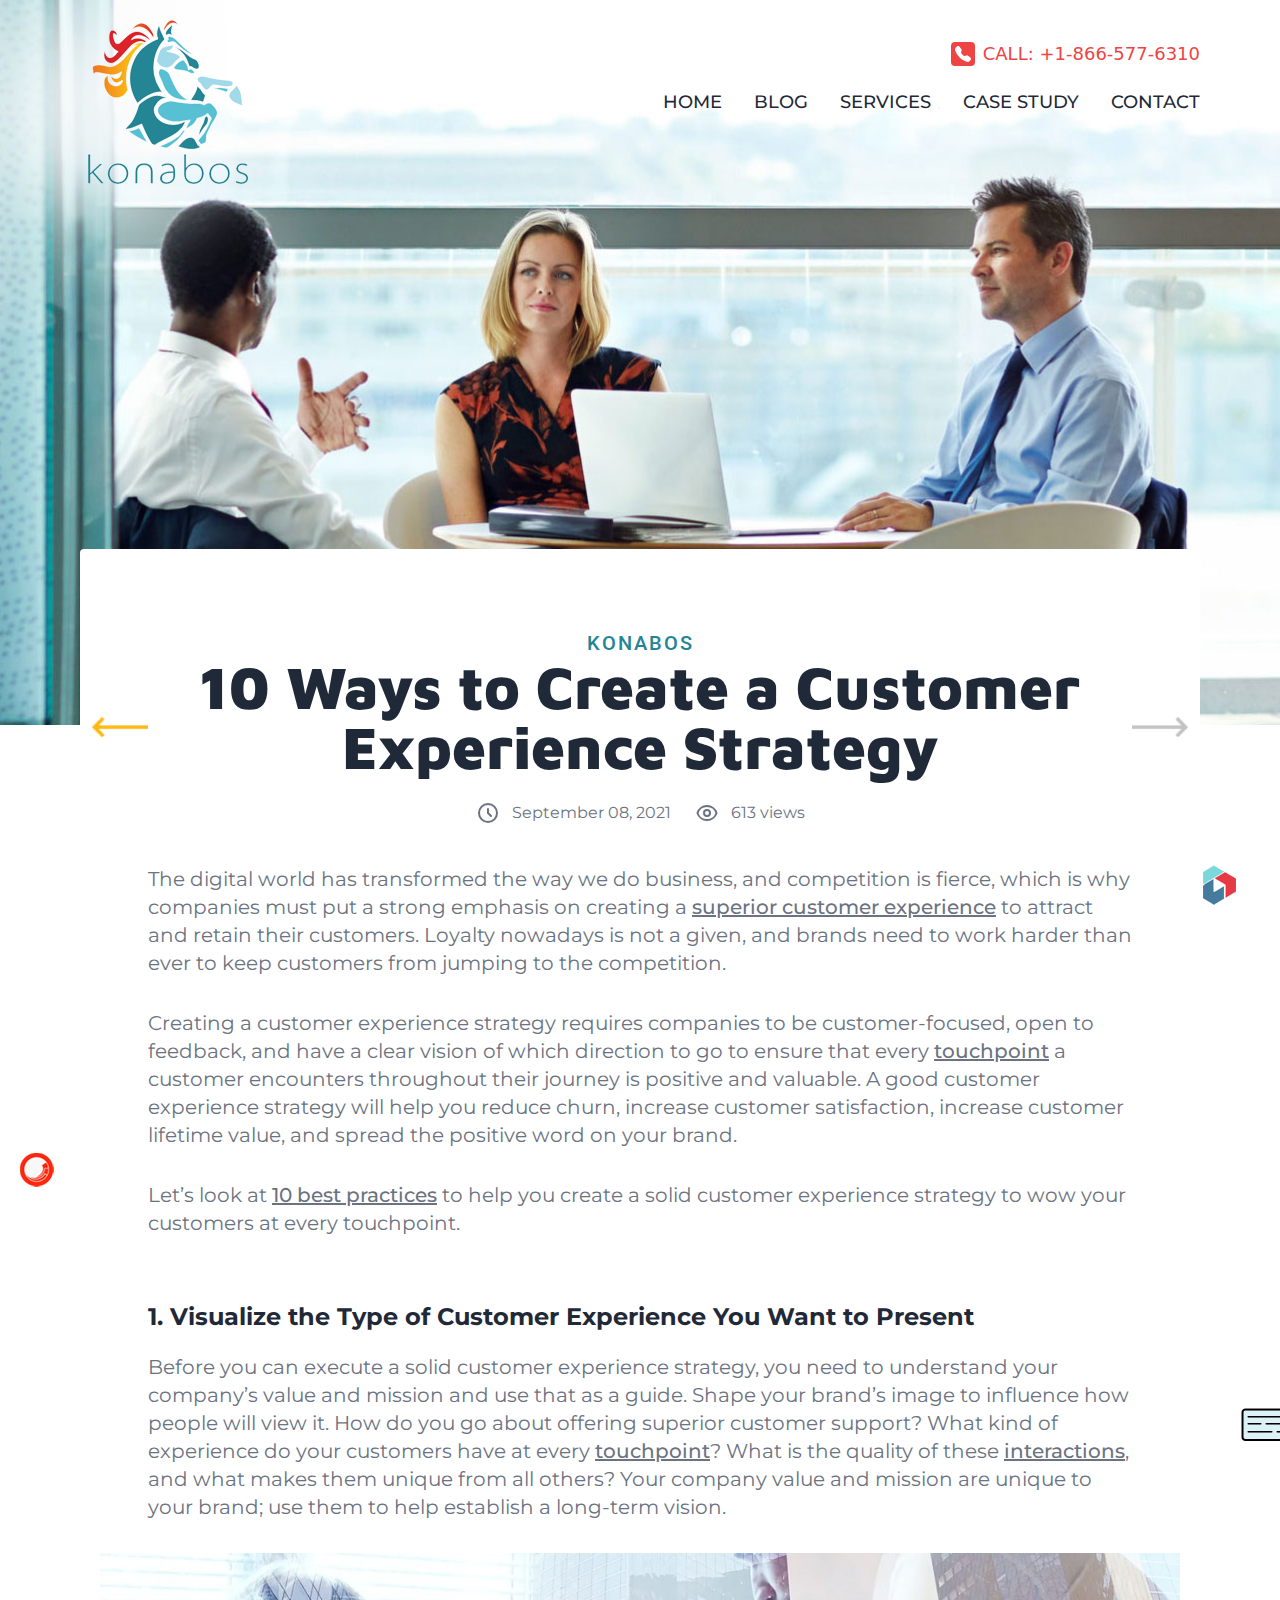
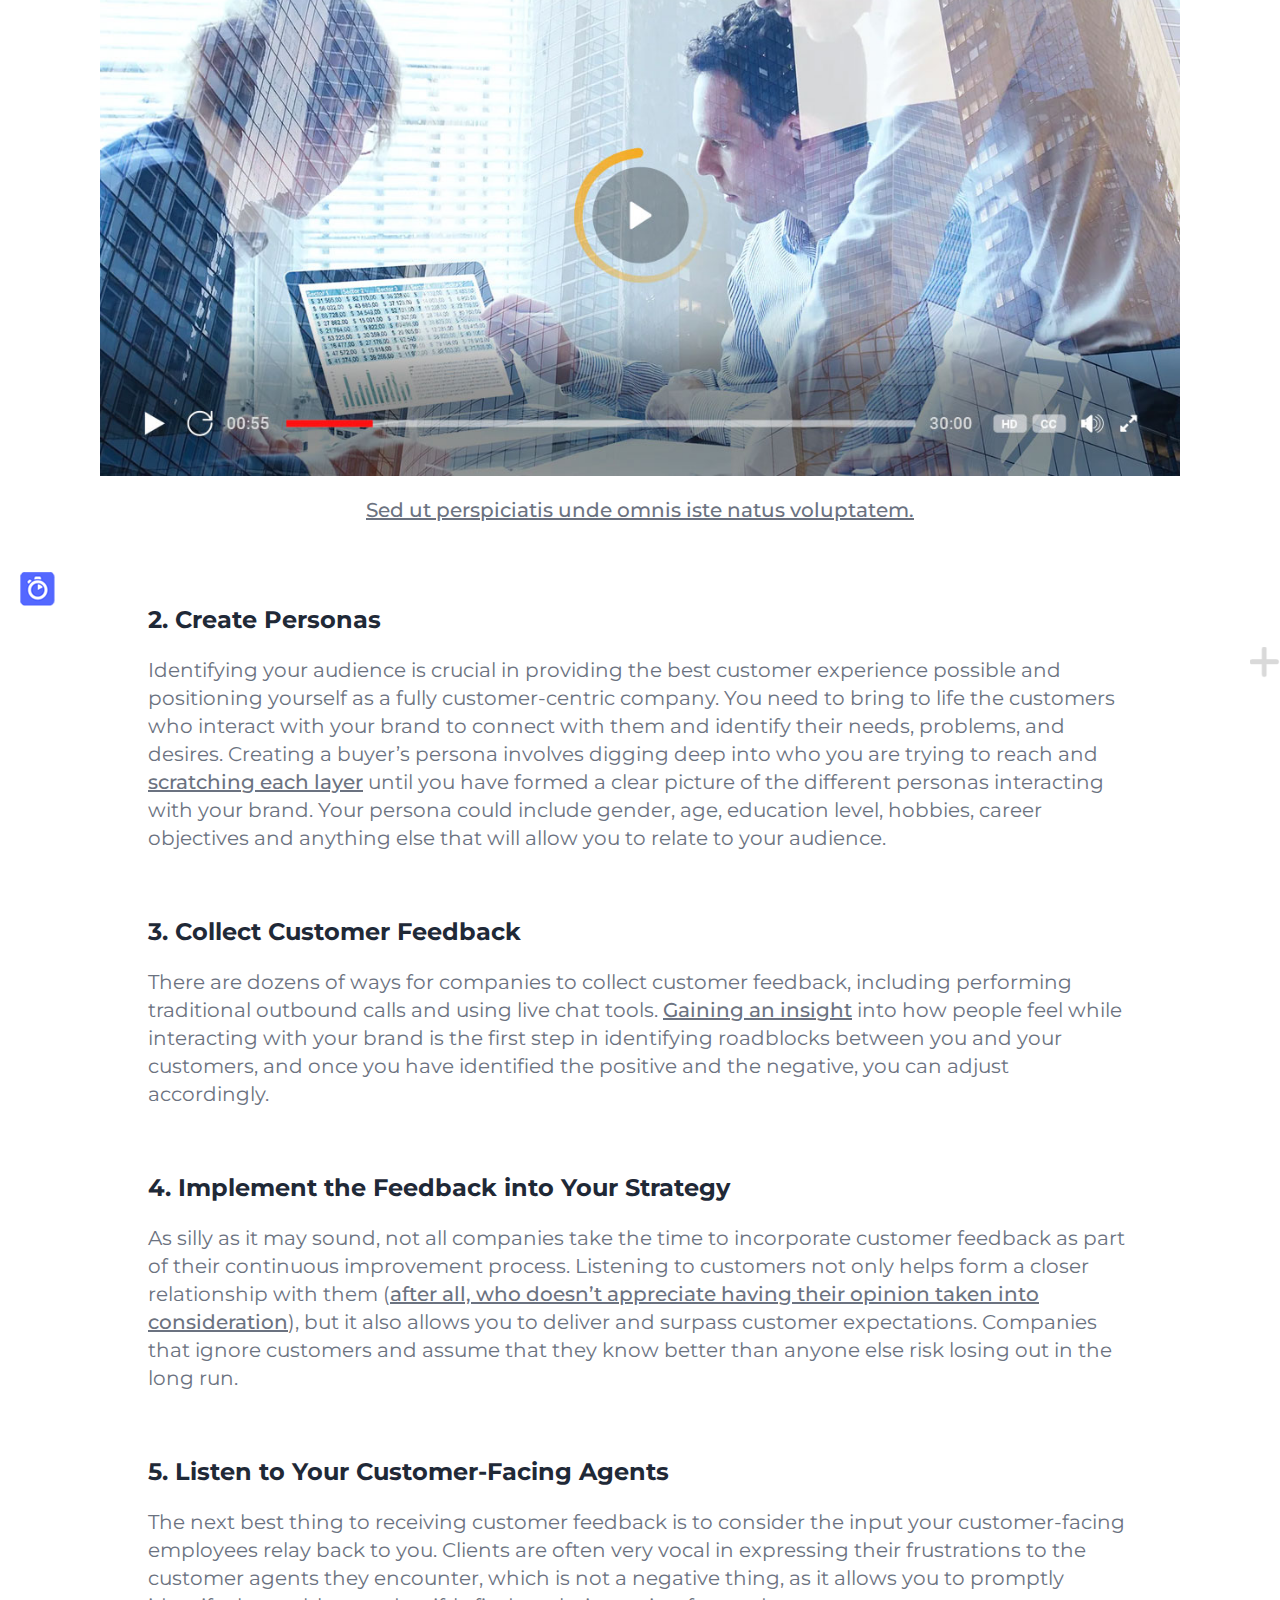
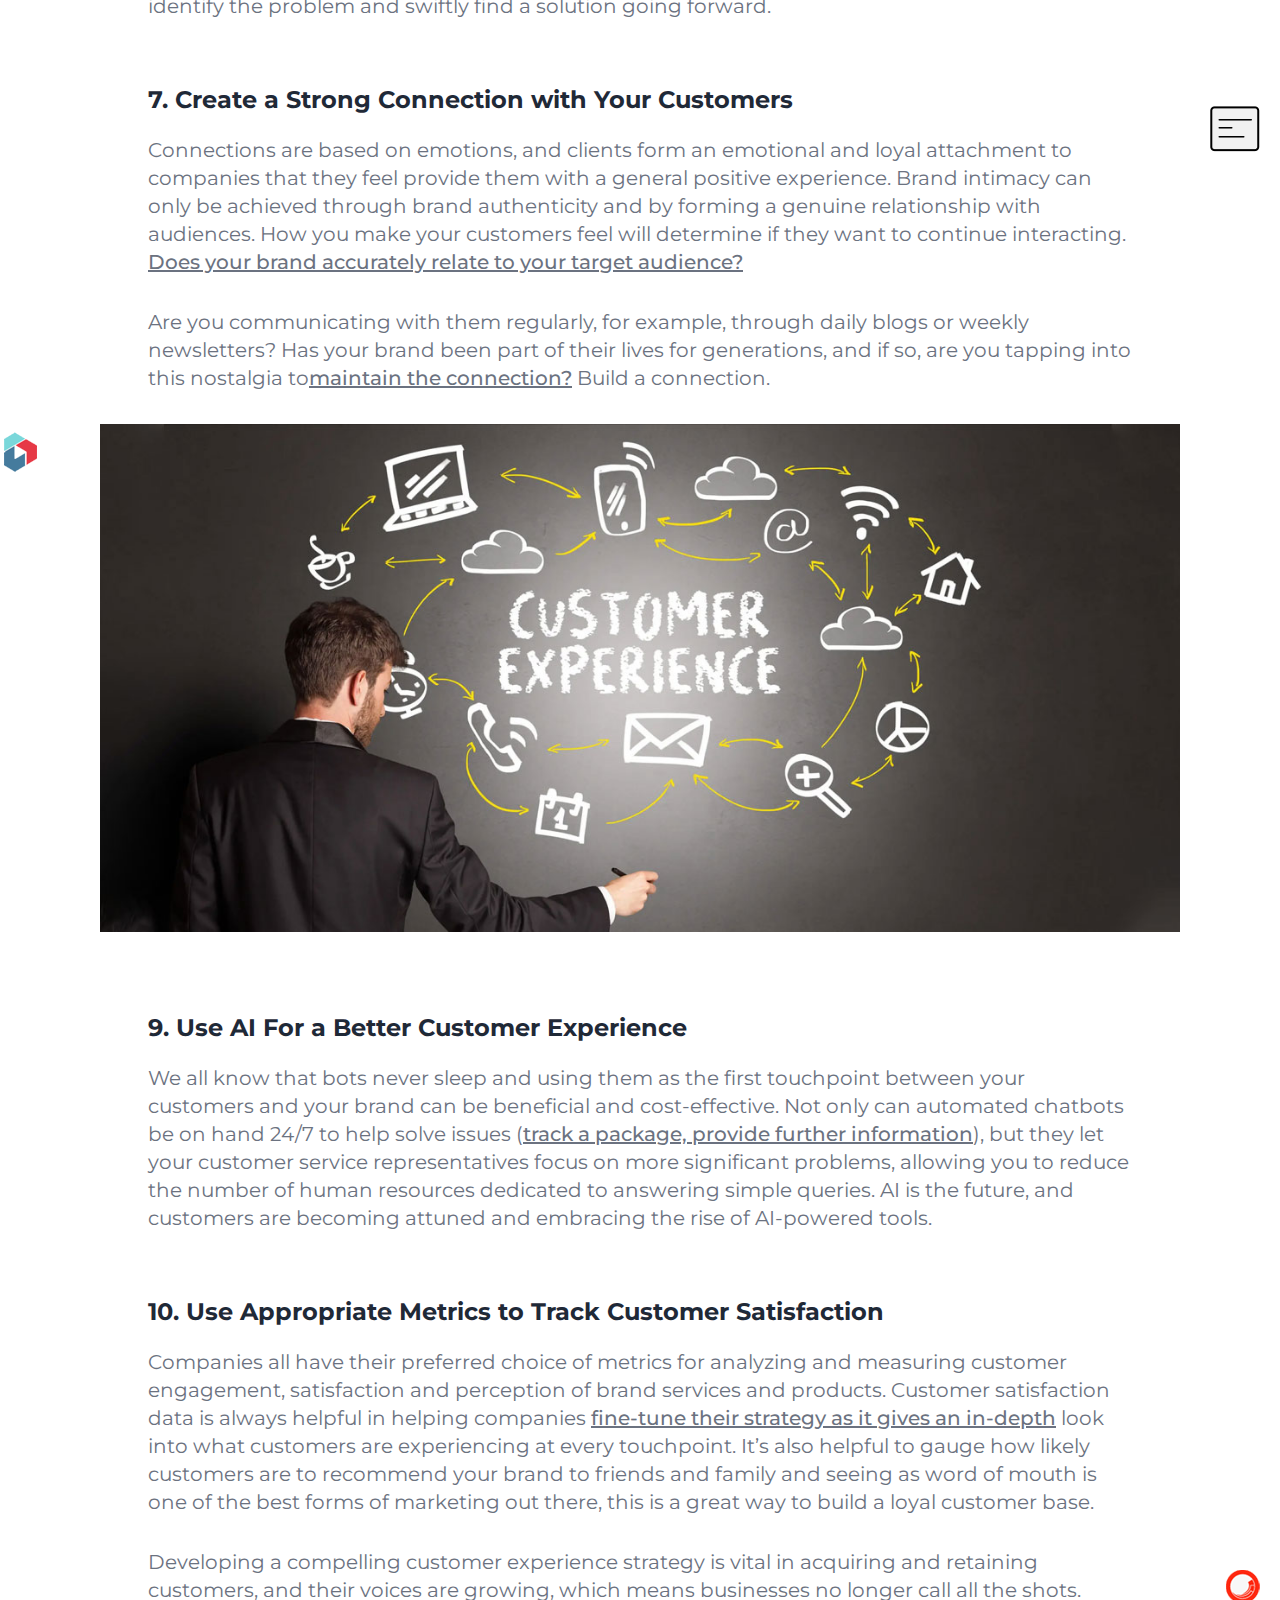
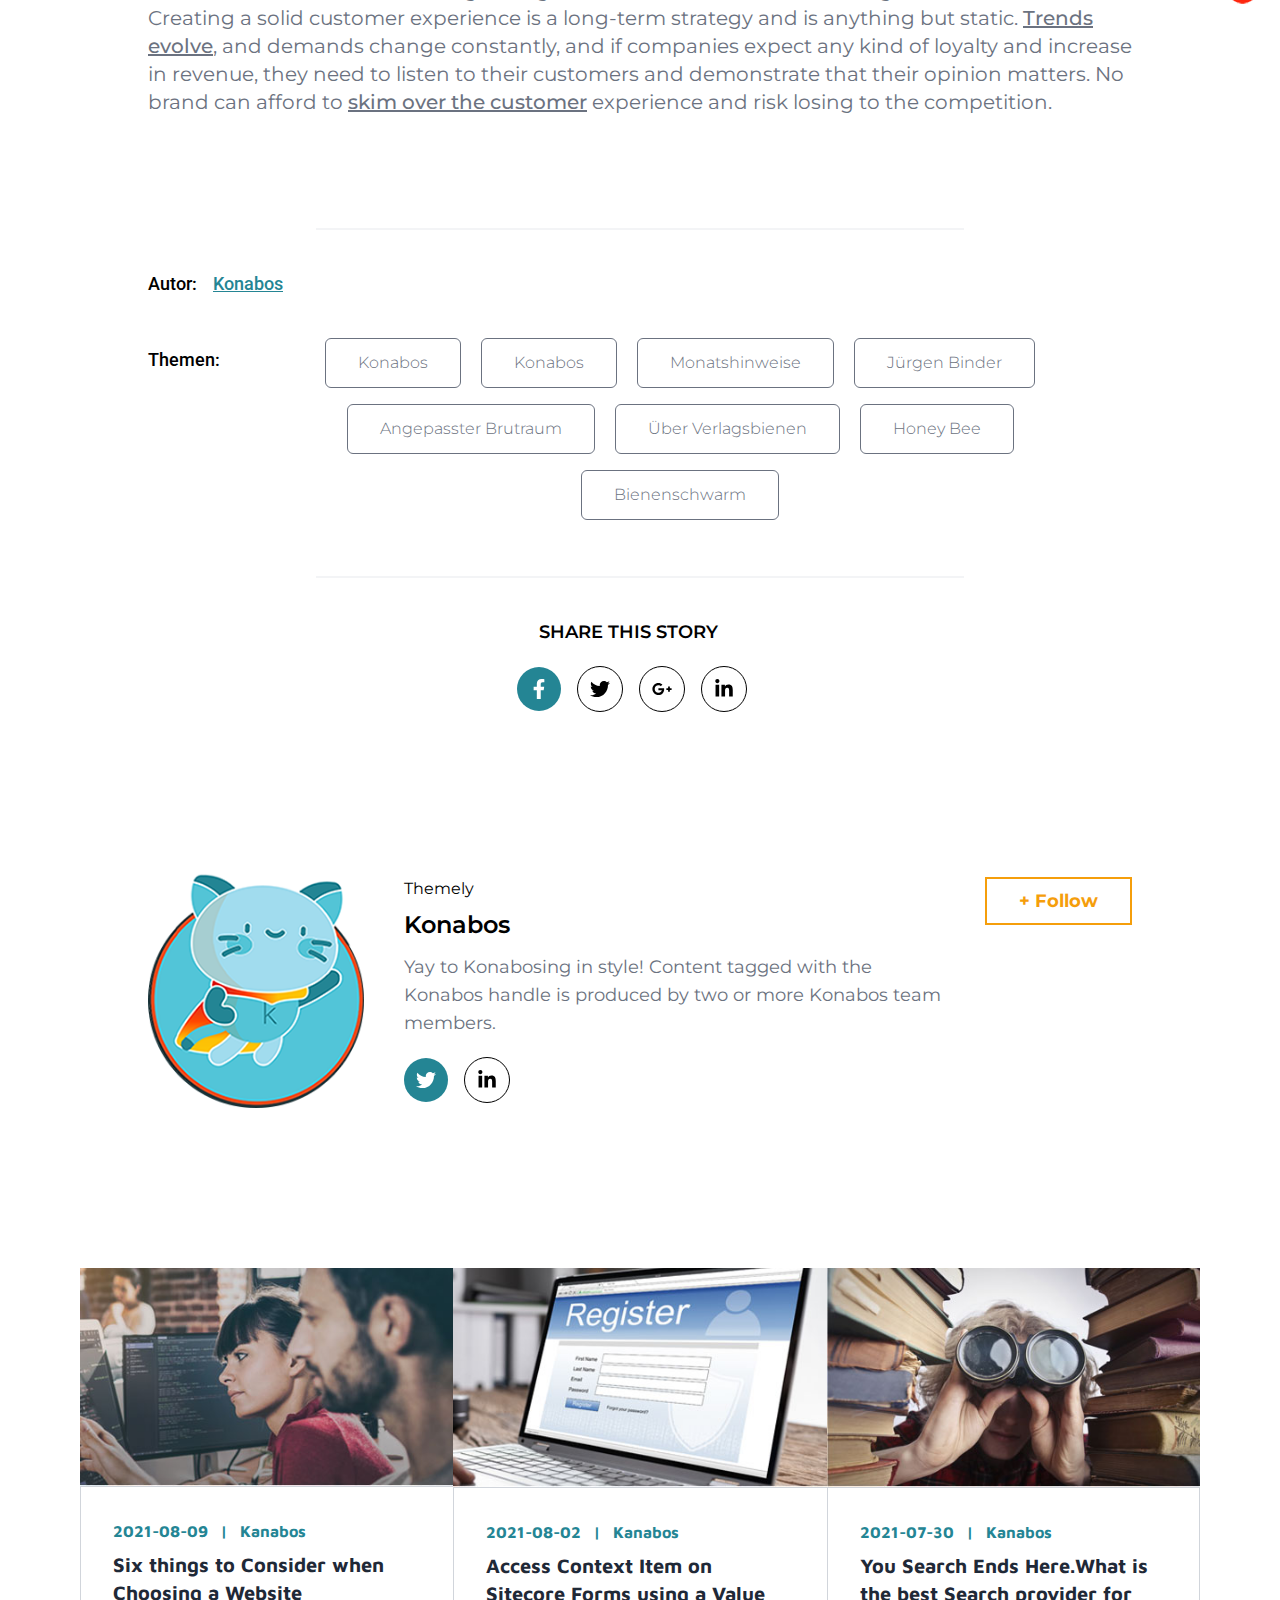
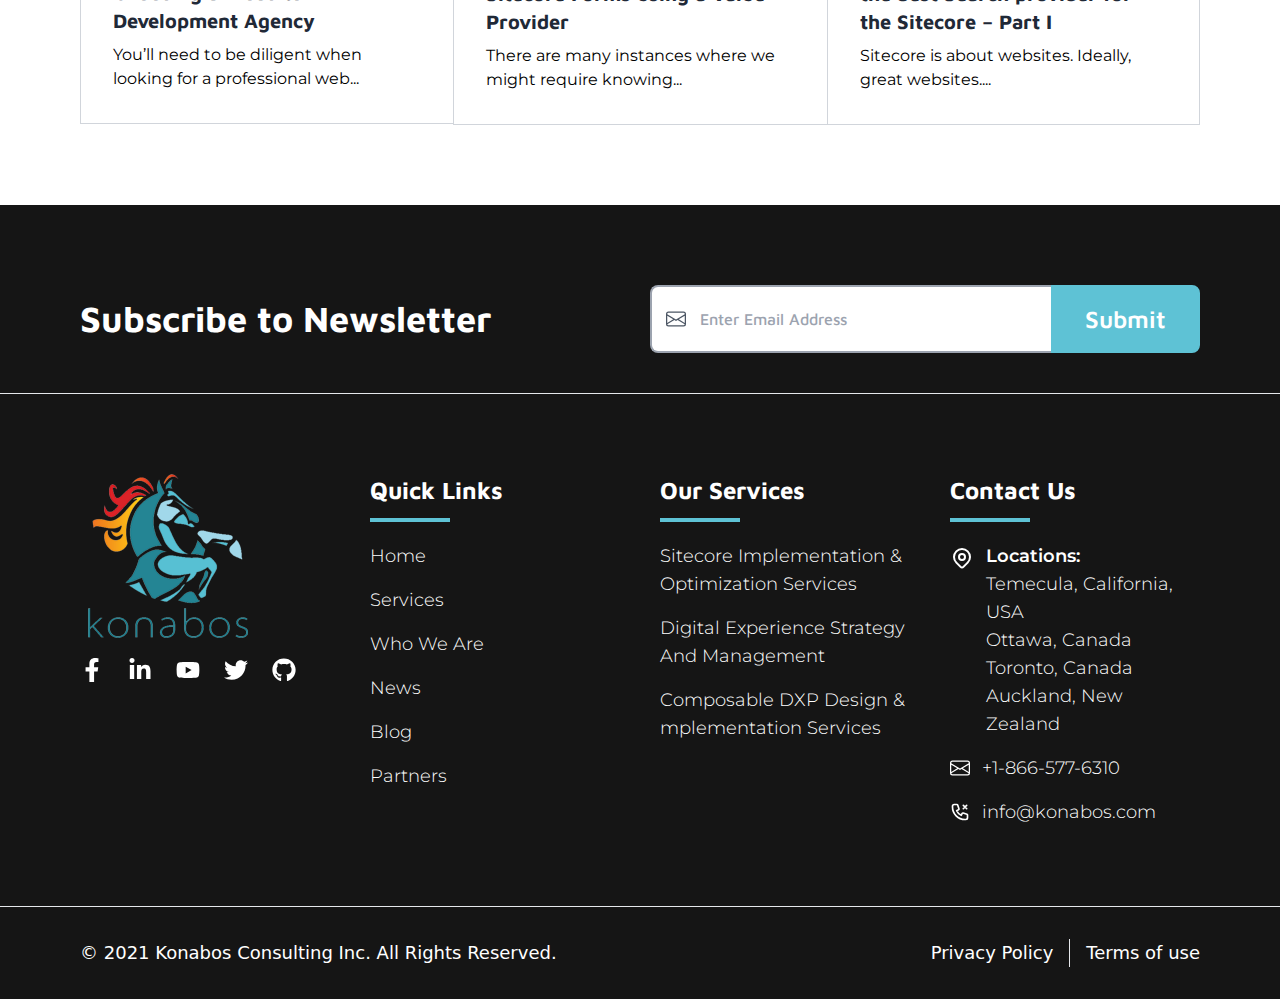
<file: blog.html>
<!DOCTYPE html>
<html lang="en">
	<head>
		<meta charset="utf-8">
		<meta name="viewport" content="width=device-width, initial-scale=1, shrink-to-fit=no">
		<!-- Company Name -->
		<title>Konabos</title>
		<!-- Company Icon -->
		<link rel="icon" href="images/logo.png">
		<!-- Tailwind-Css -->
		<link rel="stylesheet" href="css/tailwind.min.css">
		<!-- CUSTOM-Css -->
		<link rel="stylesheet" href="css/style.css">

	</head>
	<body>
		<!-- ==Header Section == -->
		<header class=" absolute top-0 left-0 right-0 ">
			<!----Main nav--->
			<nav class="px-5 py-5 sm:px-10 lg:px-20 2xl:px-0 max-w-1245 mx-auto 2xl\:">
				<div class="flex justify-between">
					<!---logo--->
					<div class="flex items-center">
						<!---Logo---->
						<a href="index.html">
							<img height="100%" width="100%" class="hidden lg:block w-auto h-auto ml-2" src="images/logo.png" alt="Logo">
							<img height="100%" width="100%" class="lg:hidden block w-1/2 h-auto ml-2" src="images/logo_mobile.png" alt="Logo">
						</a>
					</div>
					<!---menu center---->
					<div class=" hidden xl:block">
						<!---->
						<div class="py-5">
							<a class=" flex items-center justify-end text-red-500 text-lg uppercase font-medium" href="tel:+1-866-577-6310">
								<!---->
								<i class=" bg-red-500 p-1 rounded text-white mr-2 font-medium">
									<svg xmlns="http://www.w3.org/2000/svg" fill="currentColor" class="h-4 w-4" viewBox="0 0 16 16">
									<path fill-rule="evenodd" d="M1.885.511a1.745 1.745 0 0 1 2.61.163L6.29 2.98c.329.423.445.974.315 1.494l-.547 2.19a.678.678 0 0 0 .178.643l2.457 2.457a.678.678 0 0 0 .644.178l2.189-.547a1.745 1.745 0 0 1 1.494.315l2.306 1.794c.829.645.905 1.87.163 2.611l-1.034 1.034c-.74.74-1.846 1.065-2.877.702a18.634 18.634 0 0 1-7.01-4.42 18.634 18.634 0 0 1-4.42-7.009c-.362-1.03-.037-2.137.703-2.877L1.885.511z"/>
									</svg>
								</i>
								<!---->
								<p>Call: +1-866-577-6310</p>
							</a>
						</div>
						<!---->
						<ul class=" flex items-center space-x-8 text-lg text-gray-800 uppercase font-medium font-montserrat">
							<!---->
							<li>
								<a href="index.html">HOME</a>
							</li>
							<!---->
							<li>
								<a href="blog.html">BLOG</a>
							</li>
							<!---->
							<li>
								<a href="services.html">SERVICES</a>
							</li>
							<!---->
							<li>
								<a href="case-study.html">case study</a>
							</li>
							<!---->
							<li>
								<a href="contact-us.html">contact</a>
							</li>
						</ul>
					</div>
					<!---mobile menu---->
					<button aria-label="right Align" class="xl:hidden block text-black">
						<svg xmlns="http://www.w3.org/2000/svg" class="h-10 w-10" fill="none" viewBox="0 0 24 24" stroke="currentColor">
						<path stroke-linecap="round" stroke-linejoin="round" stroke-width="2" d="M4 6h16M4 12h16M4 18h16" />
						</svg>
					</button>
				</div>
			</nav>
		</header>
		<!-- ==Main Section == -->
		<main>
			<!-----=====Sec 001=======----->
			<section id="sec1" class="bg-cover bg-no-repeat bg-center" style="background-image: url(images/blog/bg1.jpg);">
			</section>
			<!-----=====Sec 002=======----->
			<section class="md:-mt-44 -mt-20 px-5 sm:px-10 lg:px-20 2xl:px-0 overflow-hidden">
				<!---->
				<div class="px-5 max-w-1245 mx-auto md:py-20 py-10 bg-white rounded font-montserrat relative">
					<!--blog head-->
					<div>
						<!--hero text-->
						<div class=" text-center relative">
							<p class=" lg:text-xl text-lg font-medium font-roboto uppercase text-ocean-blue-500 tracking-widest">Konabos</p>
							<h1 class=" xl:text-6xl lg:text-4xl md:text-3xl text-2xl font-black text-gray-800 md:px-20 leading-tight mb-6 font-mavenpro">10 Ways to Create a Customer Experience Strategy</h1>
							<!--date & viewers-->
							<div class=" flex md:flex-row flex-col md:items-center md:justify-center">
								<!---->
								<div class="lg:text-base text-sm flex items-center space-x-3 text-light text-gray-500 mr-6">
									<svg xmlns="http://www.w3.org/2000/svg" class="md:h-6 h-4 w-4 md:w-6" fill="none" viewBox="0 0 24 24" stroke="currentColor">
									<path stroke-linecap="round" stroke-linejoin="round" stroke-width="2" d="M12 8v4l3 3m6-3a9 9 0 11-18 0 9 9 0 0118 0z" />
									</svg>
									<span>September 08, 2021</span>
								</div>
								<!---->
								<div class="lg:text-base text-sm flex items-center space-x-3 text-light text-gray-500">
									<svg xmlns="http://www.w3.org/2000/svg" class="md:h-6 h-4 w-4 md:w-6" fill="none" viewBox="0 0 24 24" stroke="currentColor">
									<path stroke-linecap="round" stroke-linejoin="round" stroke-width="2" d="M15 12a3 3 0 11-6 0 3 3 0 016 0z" />
									<path stroke-linecap="round" stroke-linejoin="round" stroke-width="2" d="M2.458 12C3.732 7.943 7.523 5 12 5c4.478 0 8.268 2.943 9.542 7-1.274 4.057-5.064 7-9.542 7-4.477 0-8.268-2.943-9.542-7z" />
									</svg>
									<span>613 views</span>
								</div>
							</div>
							<!--left right arows-->
							<div class=" flex justify-between absolute z-20 top-0 bottom-0 items-center 2xl:left-10 -left-2 -right-2 2xl:right-10">
								<!--left arows-->
								<button aria-label="Left Align" class="focus:outline-none">
									<svg xmlns="http://www.w3.org/2000/svg" xmlns:xlink="http://www.w3.org/1999/xlink" class=" md:w-14 w-7" viewBox="0 0 47 17">
									<image id="Vector_Smart_Object_copy_2" data-name="Vector Smart Object copy 2" xlink:href="[data-uri]"/>
									</svg>
								</button>
								<!--right arows-->
								<button aria-label="right Align" class="focus:outline-none">
									<svg xmlns="http://www.w3.org/2000/svg" xmlns:xlink="http://www.w3.org/1999/xlink" class=" md:w-14 w-7" viewBox="0 0 47 17">
									<image id="Vector_Smart_Object_copy_3" data-name="Vector Smart Object copy 3" class="cls-1" xlink:href="[data-uri]"/>
									</svg>
								</button>
							</div>
						</div>
					</div>
					<!--content-->
					<div class=" py-10">
						<!--text-->
						<div class="lg:px-12 md:px-5 relative">
							<!---->
							<div class="hidden xl:block">
								<div class="absolute top-0 -right-14">
									<img height="100%" width="100%" class="lg:w-auto w-1/2 h-auto" src="images/blog/7.png" alt="//">
								</div>
								<!---->
								<div class="absolute top-72 -left-20">
									<img height="100%" width="100%" class="lg:w-auto w-1/2 h-auto" src="images/blog/8.png" alt="//">
								</div>
								<!---->
								<div class="absolute bottom-20 -right-32">
									<img height="100%" width="100%" class="lg:w-auto w-1/2 h-auto" src="images/blog/9.png" alt="//">
								</div>
							</div>
							<!---->
							<p class="text-gray-500 xl:text-xl lg:text-lg md:text-base text-sm leading-relaxed lg:mb-8 mb-5">The digital world has transformed the way we do business, and competition is fierce, which is why companies must put a strong emphasis on creating a <a class="underline font-medium cursor-auto" href="#">superior customer experience</a> to attract and retain their customers. Loyalty nowadays is not a given, and brands need to work harder than ever to keep customers from jumping to the competition.</p>
							<!---->
							<p class="text-gray-500 xl:text-xl lg:text-lg md:text-base text-sm leading-relaxed lg:mb-8 mb-5">Creating a customer experience strategy requires companies to be customer-focused, open to feedback, and have a clear vision of which direction to go to ensure that every <a class="underline font-medium cursor-auto" href="#">touchpoint</a> a customer encounters throughout their journey is positive and valuable. A good customer experience strategy will help you reduce churn, increase customer satisfaction, increase customer lifetime value, and spread the positive word on your brand.</p>
							<!---->
							<p class="text-gray-500 xl:text-xl lg:text-lg md:text-base text-sm leading-relaxed lg:mb-8 mb-5">Let’s look at <a class="underline font-medium cursor-auto" href="#">10 best practices</a> to help you create a solid customer experience strategy to wow your customers at every touchpoint.</p>
							<!---->
							<h1 class=" md:text-2xl text-xl font-bold text-gray-800 lg:pt-8 pt-5 mb-5">1. Visualize the Type of Customer Experience You Want to Present</h1>
							<!---->
							<p class="text-gray-500 xl:text-xl lg:text-lg md:text-base text-sm leading-relaxed lg:mb-8 mb-5">Before you can execute a solid customer experience strategy, you need to understand your company’s value and mission and use that as a guide. Shape your brand’s image to influence how people will view it. How do you go about offering superior customer support? What kind of experience do your customers have at every <a class="underline font-medium cursor-auto" href="#">touchpoint</a>? What is the quality of these <a class="underline font-medium cursor-auto" href="#">interactions</a>, and what makes them unique from all others? Your company value and mission are unique to your brand; use them to help establish a long-term vision.</p>
						</div>
						<!--images-->
						<div class=" text-center mb-12">
							<img height="100%" width="100%" class="w-full h-auto mb-5" src="images/blog/1.jpg" alt="//">
							<!--images title-->
							<a class="underline font-medium cursor-auto text-center text-gray-500 xl:text-xl lg:text-lg md:text-base text-sm leading-relaxed mx-auto" href="#">Sed ut perspiciatis unde omnis iste natus voluptatem.</a>
						</div>
						<!--text-->
						<div class="lg:px-12 md:px-5 relative">
							<!---->
							<div class="hidden xl:block">
								<div class="absolute top-0 -left-20">
									<img height="100%" width="100%" class="lg:w-auto w-1/2 h-auto" src="images/blog/10.png" alt="//">
								</div>
								<!---->
								<div class="absolute top-10 -right-32">
									<img height="100%" width="100%" class="lg:w-auto w-1/2 h-auto" src="images/blog/12.png" alt="//">
								</div>
								<!---->
								<div class="absolute bottom-60 -right-20">
									<img height="100%" width="100%" class="lg:w-auto w-1/2 h-auto" src="images/blog/11.png" alt="//">
								</div>
								<!---->
								<div class="absolute -bottom-20 -left-24">
									<img height="100%" width="100%" class="lg:w-auto w-1/2 h-auto" src="images/blog/7.png" alt="//">
								</div>
							</div>
							<!---->
							<h1 class=" md:text-2xl text-xl font-bold text-gray-800 lg:pt-8 pt-5 mb-5">2. Create Personas</h1>
							<!---->
							<p class="text-gray-500 xl:text-xl lg:text-lg md:text-base text-sm leading-relaxed lg:mb-8 mb-5">Identifying your audience is crucial in providing the best customer experience possible and positioning yourself as a fully customer-centric company. You need to bring to life the customers who interact with your brand to connect with them and identify their needs, problems, and desires. Creating a buyer’s persona involves digging deep into who you are trying to reach and <a class="underline font-medium cursor-auto" href="#">scratching each layer</a> until you have formed a clear picture of the different personas interacting with your brand. Your persona could include gender, age, education level, hobbies, career objectives and anything else that will allow you to relate to your audience.</p>
							<!---->
							<h1 class=" md:text-2xl text-xl font-bold text-gray-800 lg:pt-8 pt-5 mb-5">3. Collect Customer Feedback</h1>
							<!---->
							<p class="text-gray-500 xl:text-xl lg:text-lg md:text-base text-sm leading-relaxed lg:mb-8 mb-5">There are dozens of ways for companies to collect customer feedback, including performing traditional outbound calls and using live chat tools. <a class="underline font-medium cursor-auto" href="#">Gaining an insight</a> into how people feel while interacting with your brand is the first step in identifying roadblocks between you and your customers, and once you have identified the positive and the negative, you can adjust accordingly.</p>
							<!---->
							<h1 class=" md:text-2xl text-xl font-bold text-gray-800 lg:pt-8 pt-5 mb-5">4. Implement the Feedback into Your Strategy</h1>
							<!---->
							<p class="text-gray-500 xl:text-xl lg:text-lg md:text-base text-sm leading-relaxed lg:mb-8 mb-5">As silly as it may sound, not all companies take the time to incorporate customer feedback as part of their continuous improvement process. Listening to customers not only helps form a closer relationship with them (<a class="underline font-medium cursor-auto" href="#">after all, who doesn’t appreciate having their opinion taken into consideration</a>), but it also allows you to deliver and surpass customer expectations. Companies that ignore customers and assume that they know better than anyone else risk losing out in the long run.</p>
							<!---->
							<h1 class=" md:text-2xl text-xl font-bold text-gray-800 lg:pt-8 pt-5 mb-5">5. Listen to Your Customer-Facing Agents</h1>
							<!---->
							<p class="text-gray-500 xl:text-xl lg:text-lg md:text-base text-sm leading-relaxed lg:mb-8 mb-5">The next best thing to receiving customer feedback is to consider the input your customer-facing employees relay back to you. Clients are often very vocal in expressing their frustrations to the customer agents they encounter, which is not a negative thing, as it allows you to promptly identify the problem and swiftly find a solution going forward.</p>
							<!---->
							<h1 class=" md:text-2xl text-xl font-bold text-gray-800 lg:pt-8 pt-5 mb-5">7. Create a Strong Connection with Your Customers</h1>
							<!---->
							<p class="text-gray-500 xl:text-xl lg:text-lg md:text-base text-sm leading-relaxed lg:mb-8 mb-5">Connections are based on emotions, and clients form an emotional and loyal attachment to companies that they feel provide them with a general positive experience. Brand intimacy can only be achieved through brand authenticity and by forming a genuine relationship with audiences. How you make your customers feel will determine if they want to continue interacting.<a class="underline font-medium cursor-auto" href="#"> Does your brand accurately relate to your target audience?</a></p>
							<p class="text-gray-500 xl:text-xl lg:text-lg md:text-base text-sm leading-relaxed lg:mb-8 mb-5">Are you communicating with them regularly, for example, through daily blogs or weekly newsletters? Has your brand been part of their lives for generations, and if so, are you tapping into this nostalgia to<a class="underline font-medium cursor-auto" href="#">maintain the connection?</a> Build a connection.</p>
						</div>
						<!--images-->
						<div class=" text-center mb-12">
							<img height="100%" width="100%" class="w-full h-auto" src="images/blog/2.jpg" alt="//">
						</div>
						<!--text-->
						<div class="lg:px-12 md:px-5 relative">
							<!---->
							<div class="hidden xl:block">
								<div class="absolute bottom-28 -right-20">
									<img height="100%" width="100%" class="lg:w-auto w-1/2 h-auto" src="images/blog/8.png" alt="//">
								</div>
							</div>
							<!---->
							<h1 class=" md:text-2xl text-xl font-bold text-gray-800 lg:pt-8 pt-5 mb-5">9. Use AI For a Better Customer Experience</h1>
							<!---->
							<p class="text-gray-500 xl:text-xl lg:text-lg md:text-base text-sm leading-relaxed lg:mb-8 mb-5">We all know that bots never sleep and using them as the first touchpoint between your customers and your brand can be beneficial and cost-effective. Not only can automated chatbots be on hand 24/7 to help solve issues (<a class="underline font-medium cursor-auto" href="#">track a package, provide further information</a>), but they let your customer service representatives focus on more significant problems, allowing you to reduce the number of human resources dedicated to answering simple queries. AI is the future, and customers are becoming attuned and embracing the rise of AI-powered tools.</p>
							<!---->
							<h1 class=" md:text-2xl text-xl font-bold text-gray-800 lg:pt-8 pt-5 mb-5">10. Use Appropriate Metrics to Track Customer Satisfaction</h1>
							<!---->
							<p class="text-gray-500 xl:text-xl lg:text-lg md:text-base text-sm leading-relaxed lg:mb-8 mb-5">Companies all have their preferred choice of metrics for analyzing and measuring customer engagement, satisfaction and perception of brand services and products. Customer satisfaction data is always helpful in helping companies <a class="underline font-medium cursor-auto" href="#">fine-tune their strategy as it gives an in-depth</a> look into what customers are experiencing at every touchpoint. It’s also helpful to gauge how likely customers are to recommend your brand to friends and family and seeing as word of mouth is one of the best forms of marketing out there, this is a great way to build a loyal customer base.</p>
							<!---->
							<p class="text-gray-500 xl:text-xl lg:text-lg md:text-base text-sm leading-relaxed lg:mb-8 mb-5">Developing a compelling customer experience strategy is vital in acquiring and retaining customers, and their voices are growing, which means businesses no longer call all the shots. Creating a solid customer experience is a long-term strategy and is anything but static. <a class="underline font-medium cursor-auto" href="#">Trends evolve</a>, and demands change constantly, and if companies expect any kind of loyalty and increase in revenue, they need to listen to their customers and demonstrate that their opinion matters. No brand can afford to <a class="underline font-medium cursor-auto" href="#">skim over the customer</a> experience and risk losing to the competition.</p>
						</div>
					</div>
					<!--line-->
					<div class=" h-0.5 w-3/5 mx-auto bg-gray-100 my-10"></div>
					<!--Autor-->
					<div class="lg:px-12 md:px-5">
						<p class=" text-lg font-medium font-roboto">Autor: <a class="underline text-ocean-blue-500 ml-3" href="#">Konabos</a></p>
						<!--tag-->
						<div class="font-montserrat flex md:flex-row flex-col mt-10">
							<p class=" text-lg font-medium font-roboto mr-6 mt-2">Themen:</p>
							<div class="md:text-center lg:text-base text-sm md:mt-0 mt-5">
								<!---->
								<a class="inline-block font-light mr-4 mb-4 px-8 py-3 rounded-md bg-white border text-gray-500 border-gray-500" href="#"> Konabos</a>
								<!---->
								<a class="inline-block font-light mr-4 mb-4 px-8 py-3 rounded-md bg-white border text-gray-500 border-gray-500" href="#"> Konabos</a>
								<!---->
								<a class="inline-block font-light mr-4 mb-4 px-8 py-3 rounded-md bg-white border text-gray-500 border-gray-500" href="#">Monatshinweise</a>
								<!---->
								<a class="inline-block font-light mr-4 mb-4 px-8 py-3 rounded-md bg-white border text-gray-500 border-gray-500" href="#">Jürgen Binder</a>
								<!---->
								<a class="inline-block font-light mr-4 mb-4 px-8 py-3 rounded-md bg-white border text-gray-500 border-gray-500" href="#">Angepasster Brutraum</a>
								<!---->
								<a class="inline-block font-light mr-4 mb-4 px-8 py-3 rounded-md bg-white border text-gray-500 border-gray-500" href="#">Über Verlagsbienen</a>
								<!---->
								<a class="inline-block font-light mr-4 mb-4 px-8 py-3 rounded-md bg-white border text-gray-500 border-gray-500" href="#">Honey Bee</a>
								<!---->
								<a class="inline-block font-light mr-4 mb-4 px-8 py-3 rounded-md bg-white border text-gray-500 border-gray-500" href="#">Bienenschwarm</a>
							</div>
						</div>
					</div>
					<!--line-->
					<div class=" h-0.5 w-3/5 mx-auto bg-gray-100 my-10"></div>
					<!--share-->
					<div class="lg:px-12 md:px-5 lg:pb-20">
						<!---->
						<div class="font-montserrat mt-10 text-center">
							<p class=" text-lg font-semibold font-mosta mr-6 mt-2">SHARE THIS STORY</p>
							<div class=" flex items-center justify-center mt-5">
								<!---->
								<a aria-label="social-share-icon" class="mr-4 p-3 rounded-full bg-ocean-blue-600 text-white" href="#">
									<svg xmlns="http://www.w3.org/2000/svg" aria-hidden="true" focusable="false" data-prefix="fab" data-icon="facebook-f" class="h-5 w-5" role="img" viewBox="0 0 320 512"><path fill="currentColor" d="M279.14 288l14.22-92.66h-88.91v-60.13c0-25.35 12.42-50.06 52.24-50.06h40.42V6.26S260.43 0 225.36 0c-73.22 0-121.08 44.38-121.08 124.72v70.62H22.89V288h81.39v224h100.17V288z"/></svg>
								</a>
								<!---->
								<a aria-label="social-share-icon" class="mr-4 p-3 rounded-full border border-black text-black" href="#">
									<svg xmlns="http://www.w3.org/2000/svg" aria-hidden="true" focusable="false" data-prefix="fab" data-icon="twitter" class="h-5 w-5" role="img" viewBox="0 0 512 512"><path fill="currentColor" d="M459.37 151.716c.325 4.548.325 9.097.325 13.645 0 138.72-105.583 298.558-298.558 298.558-59.452 0-114.68-17.219-161.137-47.106 8.447.974 16.568 1.299 25.34 1.299 49.055 0 94.213-16.568 130.274-44.832-46.132-.975-84.792-31.188-98.112-72.772 6.498.974 12.995 1.624 19.818 1.624 9.421 0 18.843-1.3 27.614-3.573-48.081-9.747-84.143-51.98-84.143-102.985v-1.299c13.969 7.797 30.214 12.67 47.431 13.319-28.264-18.843-46.781-51.005-46.781-87.391 0-19.492 5.197-37.36 14.294-52.954 51.655 63.675 129.3 105.258 216.365 109.807-1.624-7.797-2.599-15.918-2.599-24.04 0-57.828 46.782-104.934 104.934-104.934 30.213 0 57.502 12.67 76.67 33.137 23.715-4.548 46.456-13.32 66.599-25.34-7.798 24.366-24.366 44.833-46.132 57.827 21.117-2.273 41.584-8.122 60.426-16.243-14.292 20.791-32.161 39.308-52.628 54.253z"/></svg>
								</a>
								<!---->
								<a aria-label="social-share-icon" class="mr-4 p-3 rounded-full border border-black text-black" href="#">
									<svg xmlns="http://www.w3.org/2000/svg" aria-hidden="true" focusable="false" data-prefix="fab" data-icon="google-plus-g" class="h-5 w-5"role="img" viewBox="0 0 640 512"><path fill="currentColor" d="M386.061 228.496c1.834 9.692 3.143 19.384 3.143 31.956C389.204 370.205 315.599 448 204.8 448c-106.084 0-192-85.915-192-192s85.916-192 192-192c51.864 0 95.083 18.859 128.611 50.292l-52.126 50.03c-14.145-13.621-39.028-29.599-76.485-29.599-65.484 0-118.92 54.221-118.92 121.277 0 67.056 53.436 121.277 118.92 121.277 75.961 0 104.513-54.745 108.965-82.773H204.8v-66.009h181.261zm185.406 6.437V179.2h-56.001v55.733h-55.733v56.001h55.733v55.733h56.001v-55.733H627.2v-56.001h-55.733z"/></svg>
								</a>
								<!---->
								<a aria-label="social-share-icon" class="mr-4 p-3 rounded-full border border-black text-black" href="#">
									<svg xmlns="http://www.w3.org/2000/svg" aria-hidden="true" focusable="false" data-prefix="fab" data-icon="linkedin-in" class="h-5 w-5" role="img" viewBox="0 0 448 512"><path fill="currentColor" d="M100.28 448H7.4V148.9h92.88zM53.79 108.1C24.09 108.1 0 83.5 0 53.8a53.79 53.79 0 0 1 107.58 0c0 29.7-24.1 54.3-53.79 54.3zM447.9 448h-92.68V302.4c0-34.7-.7-79.2-48.29-79.2-48.29 0-55.69 37.7-55.69 76.7V448h-92.78V148.9h89.08v40.8h1.3c12.4-23.5 42.69-48.3 87.88-48.3 94 0 111.28 61.9 111.28 142.3V448z"/></svg>
								</a>
							</div>
						</div>
					</div>
					<!--Themely-->
					<div class="lg:px-12 md:px-5 grid lg:grid-cols-4 grid-cols-1 gap-10 py-20 font-montserrat">
						<!---->
						<div>
							<img height="100%" width="100%" class="w-auto h-auto lg:mx-0 mx-auto" src="images/blog/6.png" alt="//">
						</div>
						<!---->
						<div class="lg:col-span-3 flex items-center">
							<div>
								<!---->
								<div class=" flex justify-between">
									<!---->
									<div>
										<p class="mb-2 md:text-base text-sm">Themely</p>
										<h1 class="mb-3 md:text-2xl text-xl font-semibold">Konabos</h1>
									</div>
									<!---->
									<div>
										<button aria-label="follow" class=" duration-500 transform hover:-translate-y-3 font-bold px-8 py-2 text-lg text-yellow-500 border-2 border-yellow-500 whitespace-nowrap">+ Follow</button>
									</div>
								</div>
								<!---->
								<div class="md:w-3/4">
									<p class=" md:text-lg text-sm text-gray-500 leading-loose">Yay to Konabosing in style! Content tagged with the Konabos handle is produced by two or more Konabos team members.</p>
									<!--social-->
									<div class=" flex items-center mt-5">
										<!---->
										<a aria-label="social-icon" class="mr-4 p-3  duration-500 transform hover:-translate-y-3 inline-block rounded-full bg-ocean-blue-600 text-white" href="#">
											<svg xmlns="http://www.w3.org/2000/svg" aria-hidden="true" focusable="false" data-prefix="fab" data-icon="twitter" class="h-5 w-5" role="img" viewBox="0 0 512 512"><path fill="currentColor" d="M459.37 151.716c.325 4.548.325 9.097.325 13.645 0 138.72-105.583 298.558-298.558 298.558-59.452 0-114.68-17.219-161.137-47.106 8.447.974 16.568 1.299 25.34 1.299 49.055 0 94.213-16.568 130.274-44.832-46.132-.975-84.792-31.188-98.112-72.772 6.498.974 12.995 1.624 19.818 1.624 9.421 0 18.843-1.3 27.614-3.573-48.081-9.747-84.143-51.98-84.143-102.985v-1.299c13.969 7.797 30.214 12.67 47.431 13.319-28.264-18.843-46.781-51.005-46.781-87.391 0-19.492 5.197-37.36 14.294-52.954 51.655 63.675 129.3 105.258 216.365 109.807-1.624-7.797-2.599-15.918-2.599-24.04 0-57.828 46.782-104.934 104.934-104.934 30.213 0 57.502 12.67 76.67 33.137 23.715-4.548 46.456-13.32 66.599-25.34-7.798 24.366-24.366 44.833-46.132 57.827 21.117-2.273 41.584-8.122 60.426-16.243-14.292 20.791-32.161 39.308-52.628 54.253z"/></svg>
										</a>
										<!---->
										<a aria-label="social-icon" class="mr-4 p-3  duration-500 transform hover:-translate-y-3 inline-block rounded-full border border-black text-black" href="#">
											<svg xmlns="http://www.w3.org/2000/svg" aria-hidden="true" focusable="false" data-prefix="fab" data-icon="linkedin-in" class="h-5 w-5" role="img" viewBox="0 0 448 512"><path fill="currentColor" d="M100.28 448H7.4V148.9h92.88zM53.79 108.1C24.09 108.1 0 83.5 0 53.8a53.79 53.79 0 0 1 107.58 0c0 29.7-24.1 54.3-53.79 54.3zM447.9 448h-92.68V302.4c0-34.7-.7-79.2-48.29-79.2-48.29 0-55.69 37.7-55.69 76.7V448h-92.78V148.9h89.08v40.8h1.3c12.4-23.5 42.69-48.3 87.88-48.3 94 0 111.28 61.9 111.28 142.3V448z"/></svg>
										</a>
									</div>
								</div>
							</div>
						</div>
					</div>
				</div>
			</section>
			<!-----=====Sec 003=======----->
			<section>
				<!---->
				<div class="px-5 sm:px-10 lg:px-20 2xl:px-0 max-w-1245 grid lg:grid-cols-3 sm:grid-cols-2 grid-cols-1 lg:gap-0 gap-10 mx-auto pb-20 font-montserrat">
					<!--001-->
					<a href="#">
						<img height="100%" width="100%" class="w-full h-auto" src="images/blog/3.jpg" alt="//">
						<!--blog text-->
						<div class="md:p-8 p-5 pt-4 border border-gray-300 xl:border-r-0">
							<!--date & author-->
							<div class="flex items-center font-mavenpro text-ocean-blue-500 font-bold" >
								<p>2021-08-09</p>
								<p class="mx-3">|</p>
								<p>Kanabos</p>
							</div>
							<!--title-->
							<h1 class=" text-xl font-bold text-gray-800 my-2 font-mavenpro">Six things to Consider when Choosing a Website Development Agency</h1>
							<!--text-->
							<p class="text-base">You’ll need to be diligent when looking for a professional web...</p>
						</div>
					</a>
					<!--002-->
					<a href="#">
						<img height="100%" width="100%" class="w-full h-auto" src="images/blog/4.jpg" alt="//">
						<!--blog text-->
						<div class="md:p-8 p-5 pt-4 border border-gray-300 xl:border-r-0">
							<!--date & author-->
							<div class="flex items-center font-mavenpro text-ocean-blue-500 font-bold" >
								<p>2021-08-02</p>
								<p class="mx-3">|</p>
								<p>Kanabos</p>
							</div>
							<!--title-->
							<h1 class=" text-xl font-bold text-gray-800 my-2 font-mavenpro 2xl:w-4/5">Access Context Item on Sitecore Forms using a Value Provider</h1>
							<!--text-->
							<p class="text-base">There are many instances where we might require knowing...</p>
						</div>
					</a>
					<!--002-->
					<a href="#">
						<img height="100%" width="100%" class="w-full h-auto" src="images/blog/5.jpg" alt="//">
						<!--blog text-->
						<div class="md:p-8 p-5 pt-4 border border-gray-300">
							<!--date & author-->
							<div class="flex items-center font-mavenpro text-ocean-blue-500 font-bold" >
								<p>2021-07-30</p>
								<p class="mx-3">|</p>
								<p>Kanabos</p>
							</div>
							<!--title-->
							<h1 class=" text-xl font-bold text-gray-800 my-2 font-mavenpro">You Search Ends Here.What is the best Search provider for the Sitecore – Part I</h1>
							<!--text-->
							<p class="text-base">Sitecore is about websites. Ideally, great websites....</p>
						</div>
					</a>
				</div>
			</section>
		</main>
		<!-- ==Footer Section == -->
		<footer style="background-color: #151515;">
			<!----001---->
			<div class=" flex lg:flex-row flex-col gap-5 items-center justify-between font-mavenpro text-white px-5 py-5 sm:px-10 lg:px-20 2xl:px-0 max-w-1245 mx-auto pt-20 pb-10">
				<!---->
				<div class=" w-full">
					<h1 class="xl:text-4xl md:text-3xl text-2xl font-bold">Subscribe to Newsletter</h1>
				</div>
				<!---->
				<div class=" w-full">
					<form class="w-full flex items-center" action="#">
						<!--form-->
						<div class="w-full relative">
							<input aria-label="form" class="w-full border-2 border-gray-400 border-r-0 font-medium text-gray-500 focus:outline-none rounded-l-lg pl-12 p-5 md:py-5 py-4 plceholder-gray-400" type="email" placeholder="Enter Email Address">
							<span class="text-gray-600 absolute left-4 top-0 bottom-0 flex items-center">
								<svg xmlns="http://www.w3.org/2000/svg" fill="currentColor" class="h-5 w-5" viewBox="0 0 16 16">
								<path d="M0 4a2 2 0 0 1 2-2h12a2 2 0 0 1 2 2v8a2 2 0 0 1-2 2H2a2 2 0 0 1-2-2V4zm2-1a1 1 0 0 0-1 1v.217l7 4.2 7-4.2V4a1 1 0 0 0-1-1H2zm13 2.383-4.758 2.855L15 11.114v-5.73zm-.034 6.878L9.271 8.82 8 9.583 6.728 8.82l-5.694 3.44A1 1 0 0 0 2 13h12a1 1 0 0 0 .966-.739zM1 11.114l4.758-2.876L1 5.383v5.73z"/>
								</svg>
							</span>
						</div>
						<!--button-->
						<button aria-label="submit" type="submit" class="bg-ocean-blue-500 border-2 border-ocean-blue-500 px-8 py-4 rounded-r-lg text-white font-semibold md:text-2xl">Submit</button>
					</form>
				</div>
			</div>
			<!----002---->
			<div class="text-white px-5 py-5 font-monste sm:px-10 lg:px-20 2xl:px-0 max-w-1245 mx-auto py-20 border-t border-b grid lg:grid-cols-4 sm:grid-cols-2 grid-cols-1 gap-10">
				<!---->
				<div>
					<!---Logo---->
					<a href="index.html">
						<img height="100%" width="100%" class="2xl:w-3/4 w-auto h-auto ml-2" src="images/logo.png" alt="Logo">
					</a>
					<!---social icon---->
					<div class=" flex items-center mt-5">
						<!---->
						<a aria-label="social-icon" class="mr-6" href="#">
							<svg xmlns="http://www.w3.org/2000/svg" aria-hidden="true" focusable="false" data-prefix="fab" data-icon="facebook-f" class="h-6 w-6" role="img" viewBox="0 0 320 512"><path fill="currentColor" d="M279.14 288l14.22-92.66h-88.91v-60.13c0-25.35 12.42-50.06 52.24-50.06h40.42V6.26S260.43 0 225.36 0c-73.22 0-121.08 44.38-121.08 124.72v70.62H22.89V288h81.39v224h100.17V288z"/></svg>
						</a>
						<!---->
						<a aria-label="social-icon" class="mr-6" href="#">
							<svg xmlns="http://www.w3.org/2000/svg" aria-hidden="true" focusable="false" data-prefix="fab" data-icon="linkedin-in" class="h-6 w-6" role="img" viewBox="0 0 448 512"><path fill="currentColor" d="M100.28 448H7.4V148.9h92.88zM53.79 108.1C24.09 108.1 0 83.5 0 53.8a53.79 53.79 0 0 1 107.58 0c0 29.7-24.1 54.3-53.79 54.3zM447.9 448h-92.68V302.4c0-34.7-.7-79.2-48.29-79.2-48.29 0-55.69 37.7-55.69 76.7V448h-92.78V148.9h89.08v40.8h1.3c12.4-23.5 42.69-48.3 87.88-48.3 94 0 111.28 61.9 111.28 142.3V448z"/></svg>
						</a>
						<!---->
						<a aria-label="social-icon" class="mr-6" href="#">
							<svg xmlns="http://www.w3.org/2000/svg" aria-hidden="true" focusable="false" data-prefix="fab" data-icon="youtube" class="h-6 w-6" role="img" viewBox="0 0 576 512"><path fill="currentColor" d="M549.655 124.083c-6.281-23.65-24.787-42.276-48.284-48.597C458.781 64 288 64 288 64S117.22 64 74.629 75.486c-23.497 6.322-42.003 24.947-48.284 48.597-11.412 42.867-11.412 132.305-11.412 132.305s0 89.438 11.412 132.305c6.281 23.65 24.787 41.5 48.284 47.821C117.22 448 288 448 288 448s170.78 0 213.371-11.486c23.497-6.321 42.003-24.171 48.284-47.821 11.412-42.867 11.412-132.305 11.412-132.305s0-89.438-11.412-132.305zm-317.51 213.508V175.185l142.739 81.205-142.739 81.201z"/></svg>
						</a>
						<!---->
						<a aria-label="social-icon" class="mr-6" href="#">
							<svg xmlns="http://www.w3.org/2000/svg" aria-hidden="true" focusable="false" data-prefix="fab" data-icon="twitter" class="h-6 w-6" role="img" viewBox="0 0 512 512"><path fill="currentColor" d="M459.37 151.716c.325 4.548.325 9.097.325 13.645 0 138.72-105.583 298.558-298.558 298.558-59.452 0-114.68-17.219-161.137-47.106 8.447.974 16.568 1.299 25.34 1.299 49.055 0 94.213-16.568 130.274-44.832-46.132-.975-84.792-31.188-98.112-72.772 6.498.974 12.995 1.624 19.818 1.624 9.421 0 18.843-1.3 27.614-3.573-48.081-9.747-84.143-51.98-84.143-102.985v-1.299c13.969 7.797 30.214 12.67 47.431 13.319-28.264-18.843-46.781-51.005-46.781-87.391 0-19.492 5.197-37.36 14.294-52.954 51.655 63.675 129.3 105.258 216.365 109.807-1.624-7.797-2.599-15.918-2.599-24.04 0-57.828 46.782-104.934 104.934-104.934 30.213 0 57.502 12.67 76.67 33.137 23.715-4.548 46.456-13.32 66.599-25.34-7.798 24.366-24.366 44.833-46.132 57.827 21.117-2.273 41.584-8.122 60.426-16.243-14.292 20.791-32.161 39.308-52.628 54.253z"/></svg>
						</a>
						<!---->
						<a aria-label="share-icon" href="#">
							<svg xmlns="http://www.w3.org/2000/svg" aria-hidden="true" focusable="false" data-prefix="fab" data-icon="github" class="h-6 w-6" role="img" viewBox="0 0 496 512"><path fill="currentColor" d="M165.9 397.4c0 2-2.3 3.6-5.2 3.6-3.3.3-5.6-1.3-5.6-3.6 0-2 2.3-3.6 5.2-3.6 3-.3 5.6 1.3 5.6 3.6zm-31.1-4.5c-.7 2 1.3 4.3 4.3 4.9 2.6 1 5.6 0 6.2-2s-1.3-4.3-4.3-5.2c-2.6-.7-5.5.3-6.2 2.3zm44.2-1.7c-2.9.7-4.9 2.6-4.6 4.9.3 2 2.9 3.3 5.9 2.6 2.9-.7 4.9-2.6 4.6-4.6-.3-1.9-3-3.2-5.9-2.9zM244.8 8C106.1 8 0 113.3 0 252c0 110.9 69.8 205.8 169.5 239.2 12.8 2.3 17.3-5.6 17.3-12.1 0-6.2-.3-40.4-.3-61.4 0 0-70 15-84.7-29.8 0 0-11.4-29.1-27.8-36.6 0 0-22.9-15.7 1.6-15.4 0 0 24.9 2 38.6 25.8 21.9 38.6 58.6 27.5 72.9 20.9 2.3-16 8.8-27.1 16-33.7-55.9-6.2-112.3-14.3-112.3-110.5 0-27.5 7.6-41.3 23.6-58.9-2.6-6.5-11.1-33.3 2.6-67.9 20.9-6.5 69 27 69 27 20-5.6 41.5-8.5 62.8-8.5s42.8 2.9 62.8 8.5c0 0 48.1-33.6 69-27 13.7 34.7 5.2 61.4 2.6 67.9 16 17.7 25.8 31.5 25.8 58.9 0 96.5-58.9 104.2-114.8 110.5 9.2 7.9 17 22.9 17 46.4 0 33.7-.3 75.4-.3 83.6 0 6.5 4.6 14.4 17.3 12.1C428.2 457.8 496 362.9 496 252 496 113.3 383.5 8 244.8 8zM97.2 352.9c-1.3 1-1 3.3.7 5.2 1.6 1.6 3.9 2.3 5.2 1 1.3-1 1-3.3-.7-5.2-1.6-1.6-3.9-2.3-5.2-1zm-10.8-8.1c-.7 1.3.3 2.9 2.3 3.9 1.6 1 3.6.7 4.3-.7.7-1.3-.3-2.9-2.3-3.9-2-.6-3.6-.3-4.3.7zm32.4 35.6c-1.6 1.3-1 4.3 1.3 6.2 2.3 2.3 5.2 2.6 6.5 1 1.3-1.3.7-4.3-1.3-6.2-2.2-2.3-5.2-2.6-6.5-1zm-11.4-14.7c-1.6 1-1.6 3.6 0 5.9 1.6 2.3 4.3 3.3 5.6 2.3 1.6-1.3 1.6-3.9 0-6.2-1.4-2.3-4-3.3-5.6-2z"/></svg>
						</a>
					</div>
				</div>
				<!---->
				<div class="flex 2xl:justify-center">
					<ul class="text-lg font-montserrat space-y-4 font-light">
						<li class="mb-5">
							<h1 class=" text-2xl font-mavenpro font-bold pb-3">Quick Links</h1>
							<div class="h-1 w-20 bg-ocean-blue-500"></div>
						</li>
						<li>
							<a href="#">Home</a>
						</li>
						<li>
							<a href="#">Services</a>
						</li>
						<li>
							<a href="#">Who We Are</a>
						</li>
						<li>
							<a href="#">News</a>
						</li>
						<li>
							<a href="#">Blog</a>
						</li>
						<li>
							<a href="#">Partners</a>
						</li>
					</ul>
				</div>
				<!---->
				<div class="flex 2xl:justify-center">
					<ul class="text-lg font-montserrat space-y-4 font-light">
						<li class="mb-5">
							<h1 class=" text-2xl font-mavenpro font-bold pb-3">Our Services</h1>
							<div class="h-1 w-20 bg-ocean-blue-500"></div>
						</li>
						<li>Sitecore Implementation & <br>Optimization Services</li>
						<li>Digital Experience Strategy <br>And Management</li>
						<li>Composable DXP Design & <br>mplementation Services</li>
					</ul>
				</div>
				<!---->
				<div class="flex 2xl:justify-end">
					<ul class="text-lg font-montserrat space-y-4 font-light">
						<li class="mb-5">
							<h1 class=" text-2xl font-mavenpro font-bold pb-3">Contact Us</h1>
							<div class="h-1 w-20 bg-ocean-blue-500"></div>
						</li>
						<!---->
						<li class=" flex">
							<!---->
							<i><svg xmlns="http://www.w3.org/2000/svg" class="h-6 w-6 mt-1 mr-3" fill="none" viewBox="0 0 24 24" stroke="currentColor">
							<path stroke-linecap="round" stroke-linejoin="round" stroke-width="2" d="M17.657 16.657L13.414 20.9a1.998 1.998 0 01-2.827 0l-4.244-4.243a8 8 0 1111.314 0z" />
							<path stroke-linecap="round" stroke-linejoin="round" stroke-width="2" d="M15 11a3 3 0 11-6 0 3 3 0 016 0z" />
							</svg></i>
							<!---->
							<ul>
								<li class=" font-semibold">Locations:</li>
								<li>Temecula, California, USA</li>
								<li>Ottawa, Canada</li>
								<li>Toronto, Canada</li>
								<li>Auckland, New Zealand</li>
							</ul>
						</li>
						<!---->
						<li class=" flex items-center">
							<!---->
							<svg xmlns="http://www.w3.org/2000/svg" fill="currentColor" class="h-5 w-5 mr-3" viewBox="0 0 16 16">
							<path d="M0 4a2 2 0 0 1 2-2h12a2 2 0 0 1 2 2v8a2 2 0 0 1-2 2H2a2 2 0 0 1-2-2V4zm2-1a1 1 0 0 0-1 1v.217l7 4.2 7-4.2V4a1 1 0 0 0-1-1H2zm13 2.383-4.758 2.855L15 11.114v-5.73zm-.034 6.878L9.271 8.82 8 9.583 6.728 8.82l-5.694 3.44A1 1 0 0 0 2 13h12a1 1 0 0 0 .966-.739zM1 11.114l4.758-2.876L1 5.383v5.73z"/>
							</svg>
							<!---->
							<a href="tel:+1-866-577-6310">+1-866-577-6310</a>
						</li>
						<!---->
						<li class=" flex items-center">
							<!---->
							<svg xmlns="http://www.w3.org/2000/svg" class="h-5 w-5 mr-3" fill="none" viewBox="0 0 24 24" stroke="currentColor">
							<path stroke-linecap="round" stroke-linejoin="round" stroke-width="2" d="M16 8l2-2m0 0l2-2m-2 2l-2-2m2 2l2 2M5 3a2 2 0 00-2 2v1c0 8.284 6.716 15 15 15h1a2 2 0 002-2v-3.28a1 1 0 00-.684-.948l-4.493-1.498a1 1 0 00-1.21.502l-1.13 2.257a11.042 11.042 0 01-5.516-5.517l2.257-1.128a1 1 0 00.502-1.21L9.228 3.683A1 1 0 008.279 3H5z" />
							</svg>
							<!---->
							<a href="mailto:info@konabos.com">info@konabos.com</a>
						</li>
					</ul>
				</div>
			</div>
			<!----003---->
			<div class="max-w-1245 mx-auto px-5 sm:px-10 text-lg font-light lg:text-left text-center lg:px-20 2xl:px-0 text-white grid lg:grid-cols-2 grid-cols-1 gap-4 py-8">
				<!---->
				<div>
					<p>© 2021 Konabos Consulting Inc. All Rights Reserved. </p>
				</div>
				<!---->
				<div class=" flex items-center lg:justify-end justify-center">
					<a class="border-r pr-4"href="#">Privacy Policy</a>
					<a class="pl-4" href="#">Terms of use</a>
				</div>
			</div>
		</footer>
	</body>
</html>
</file>
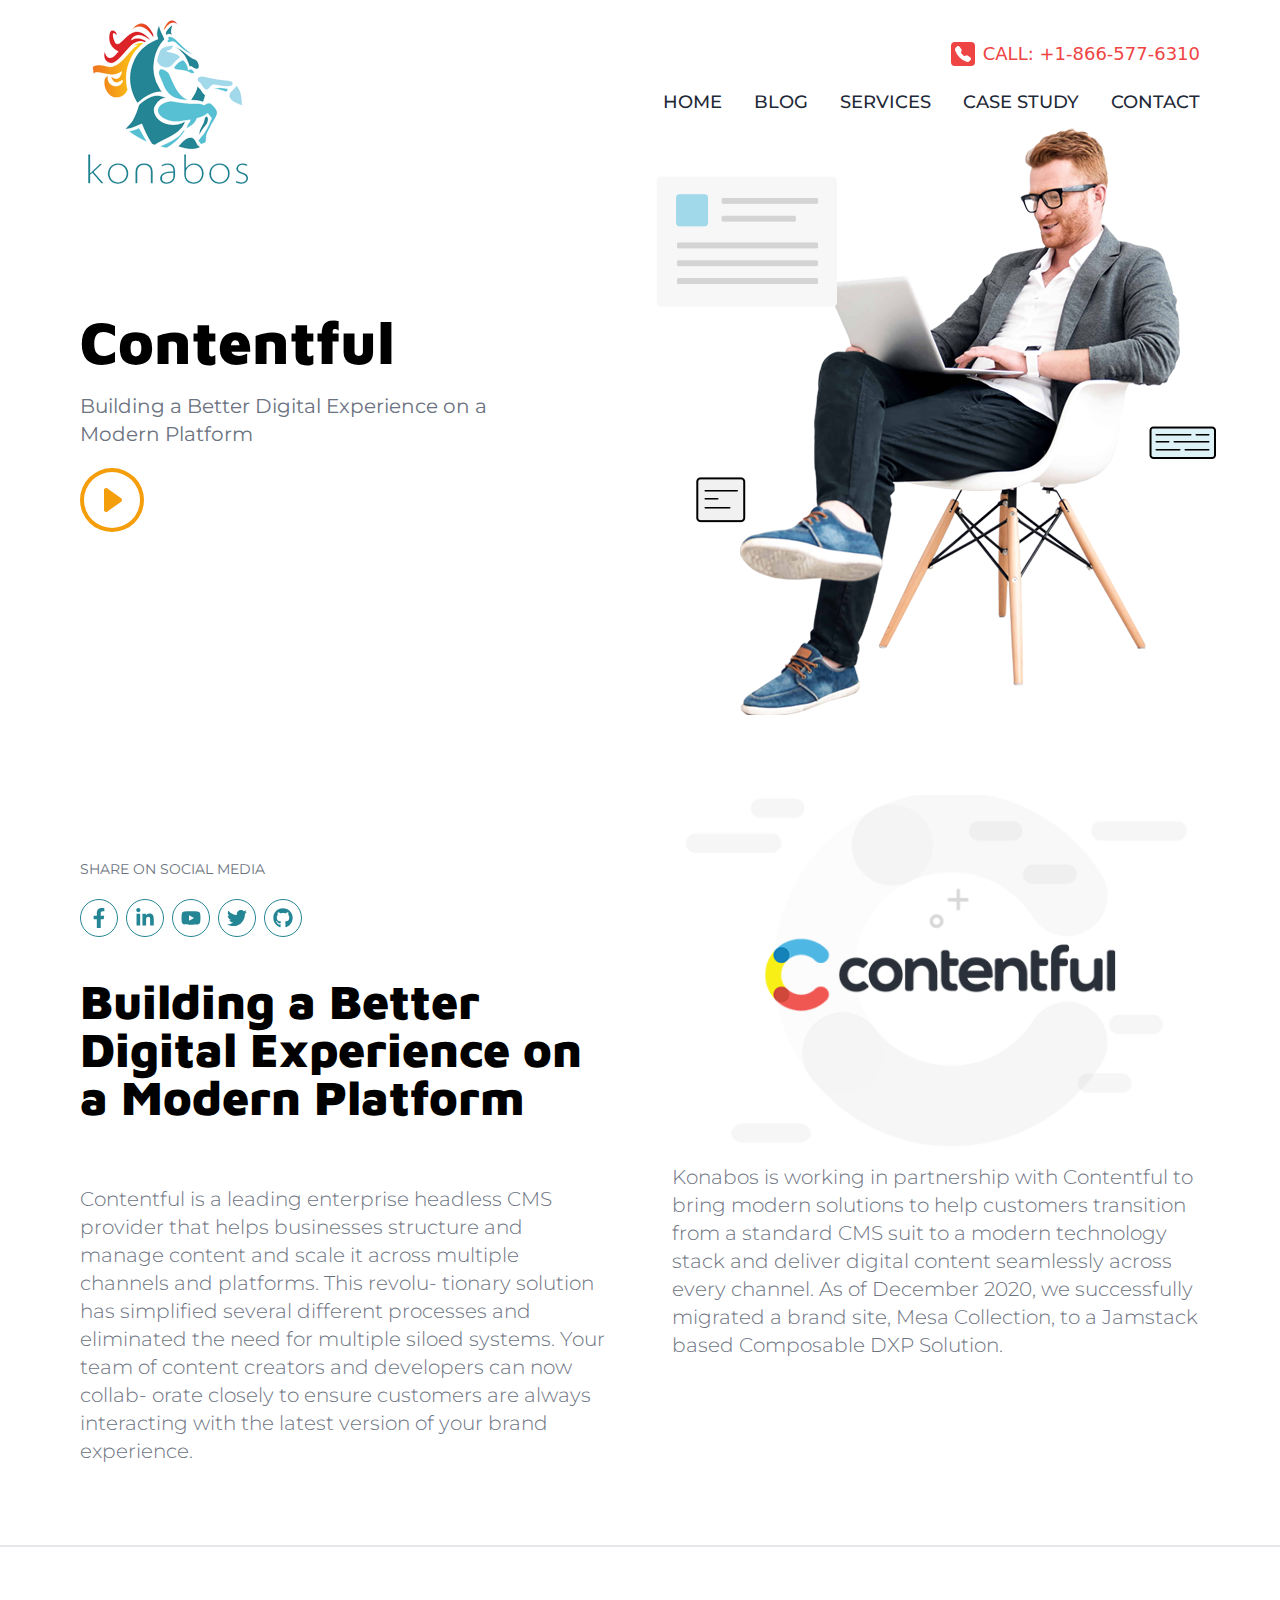
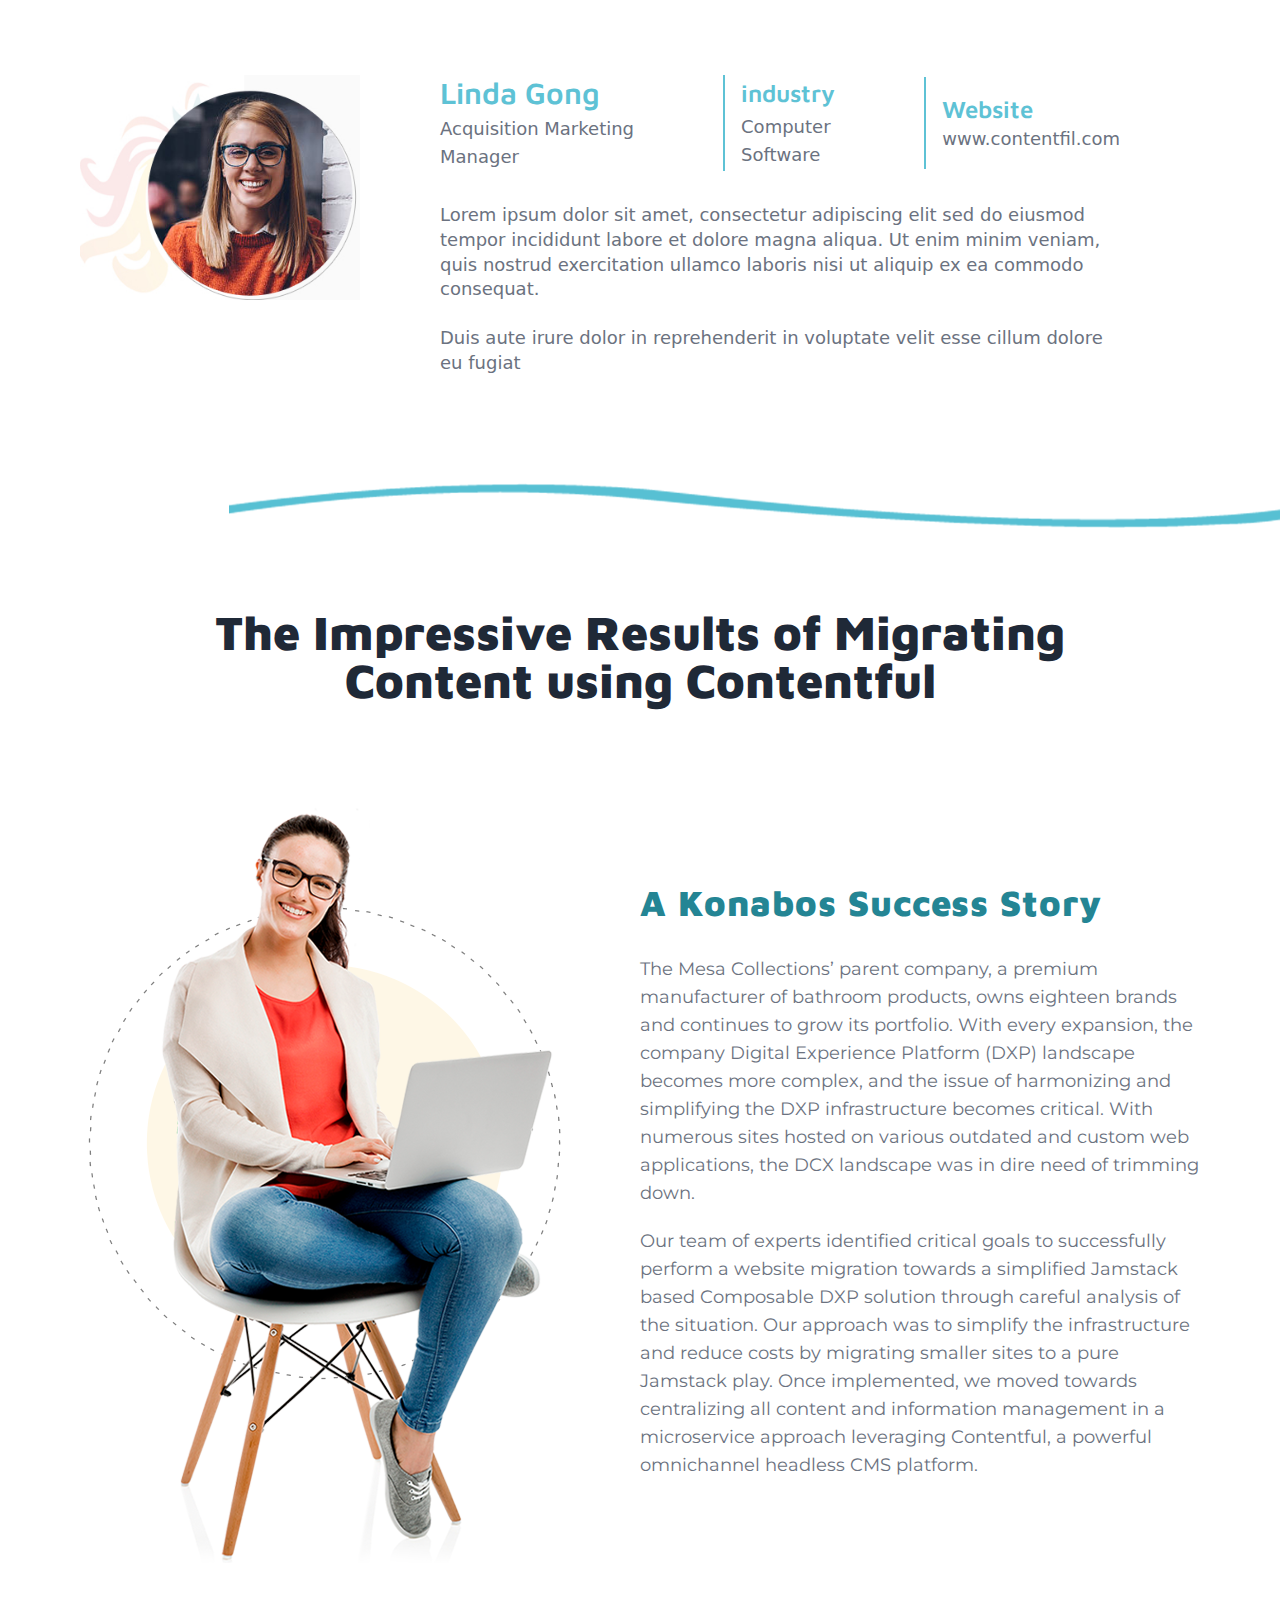
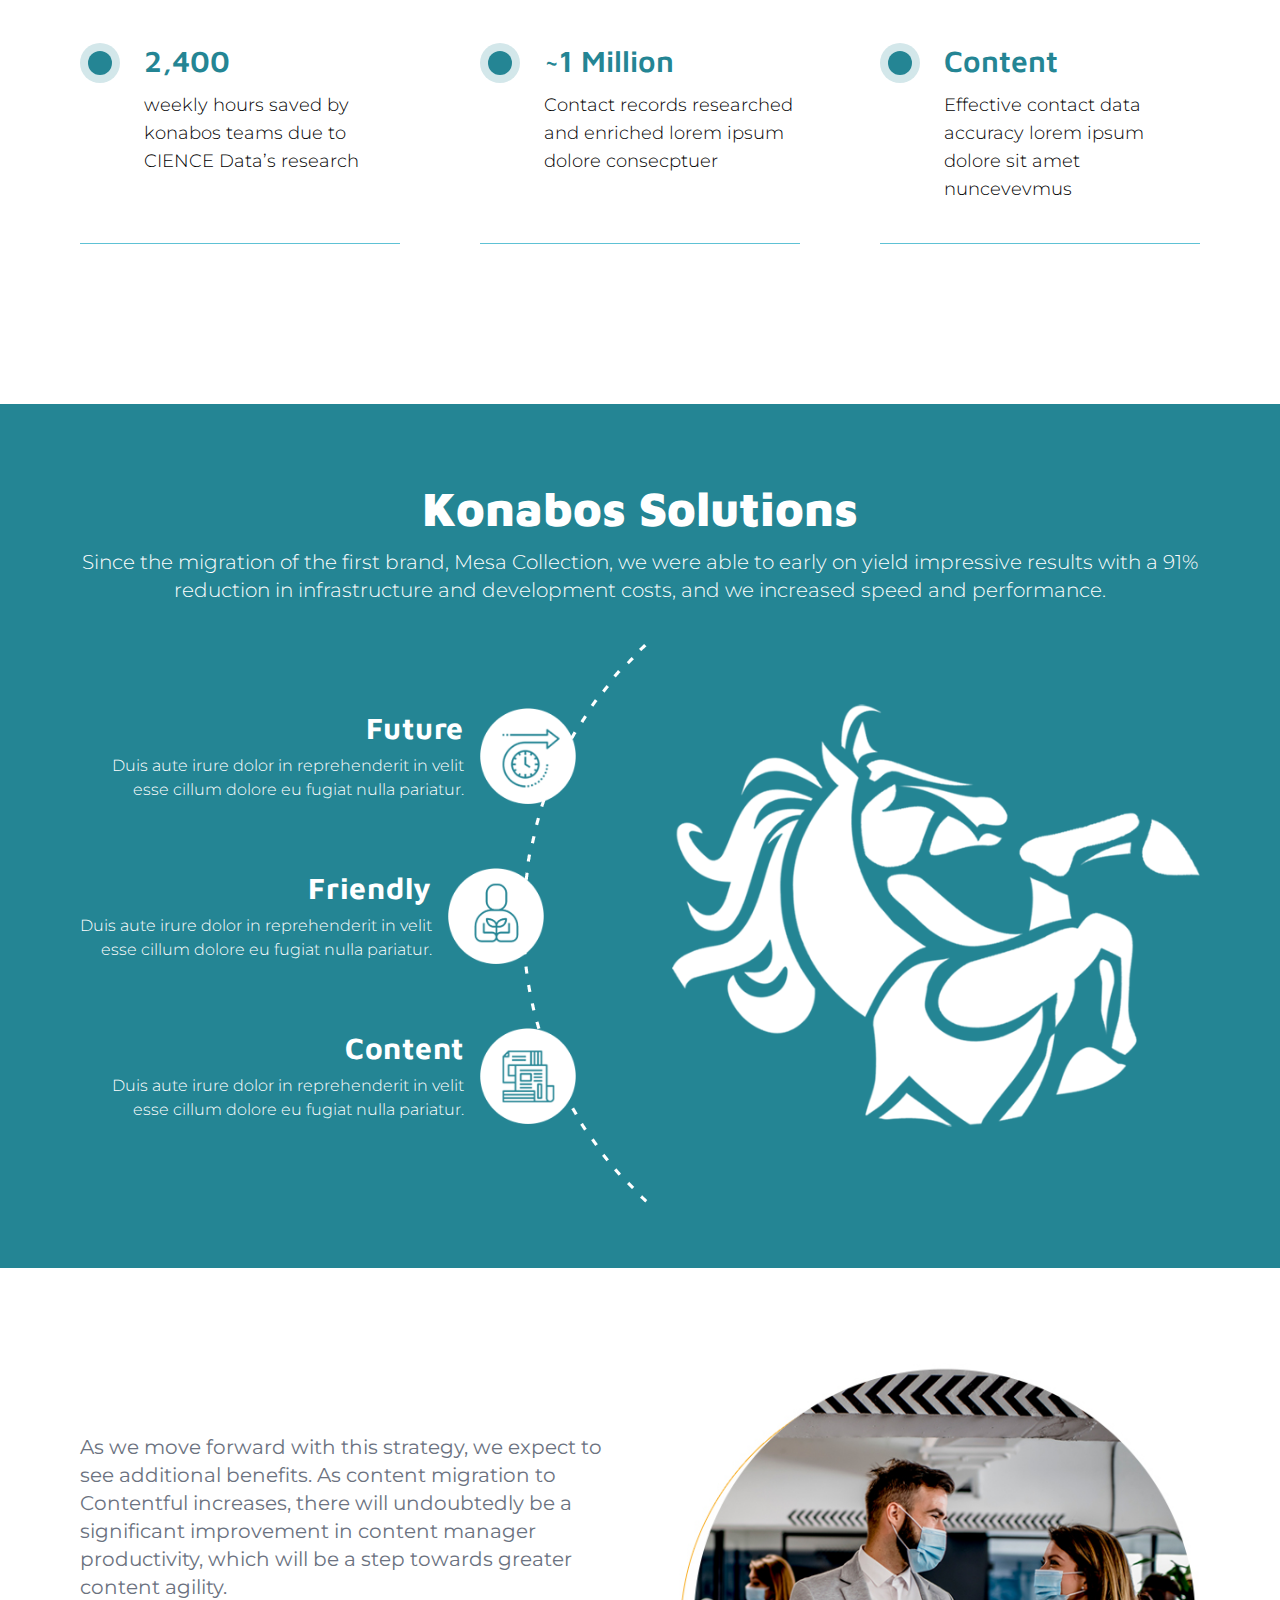
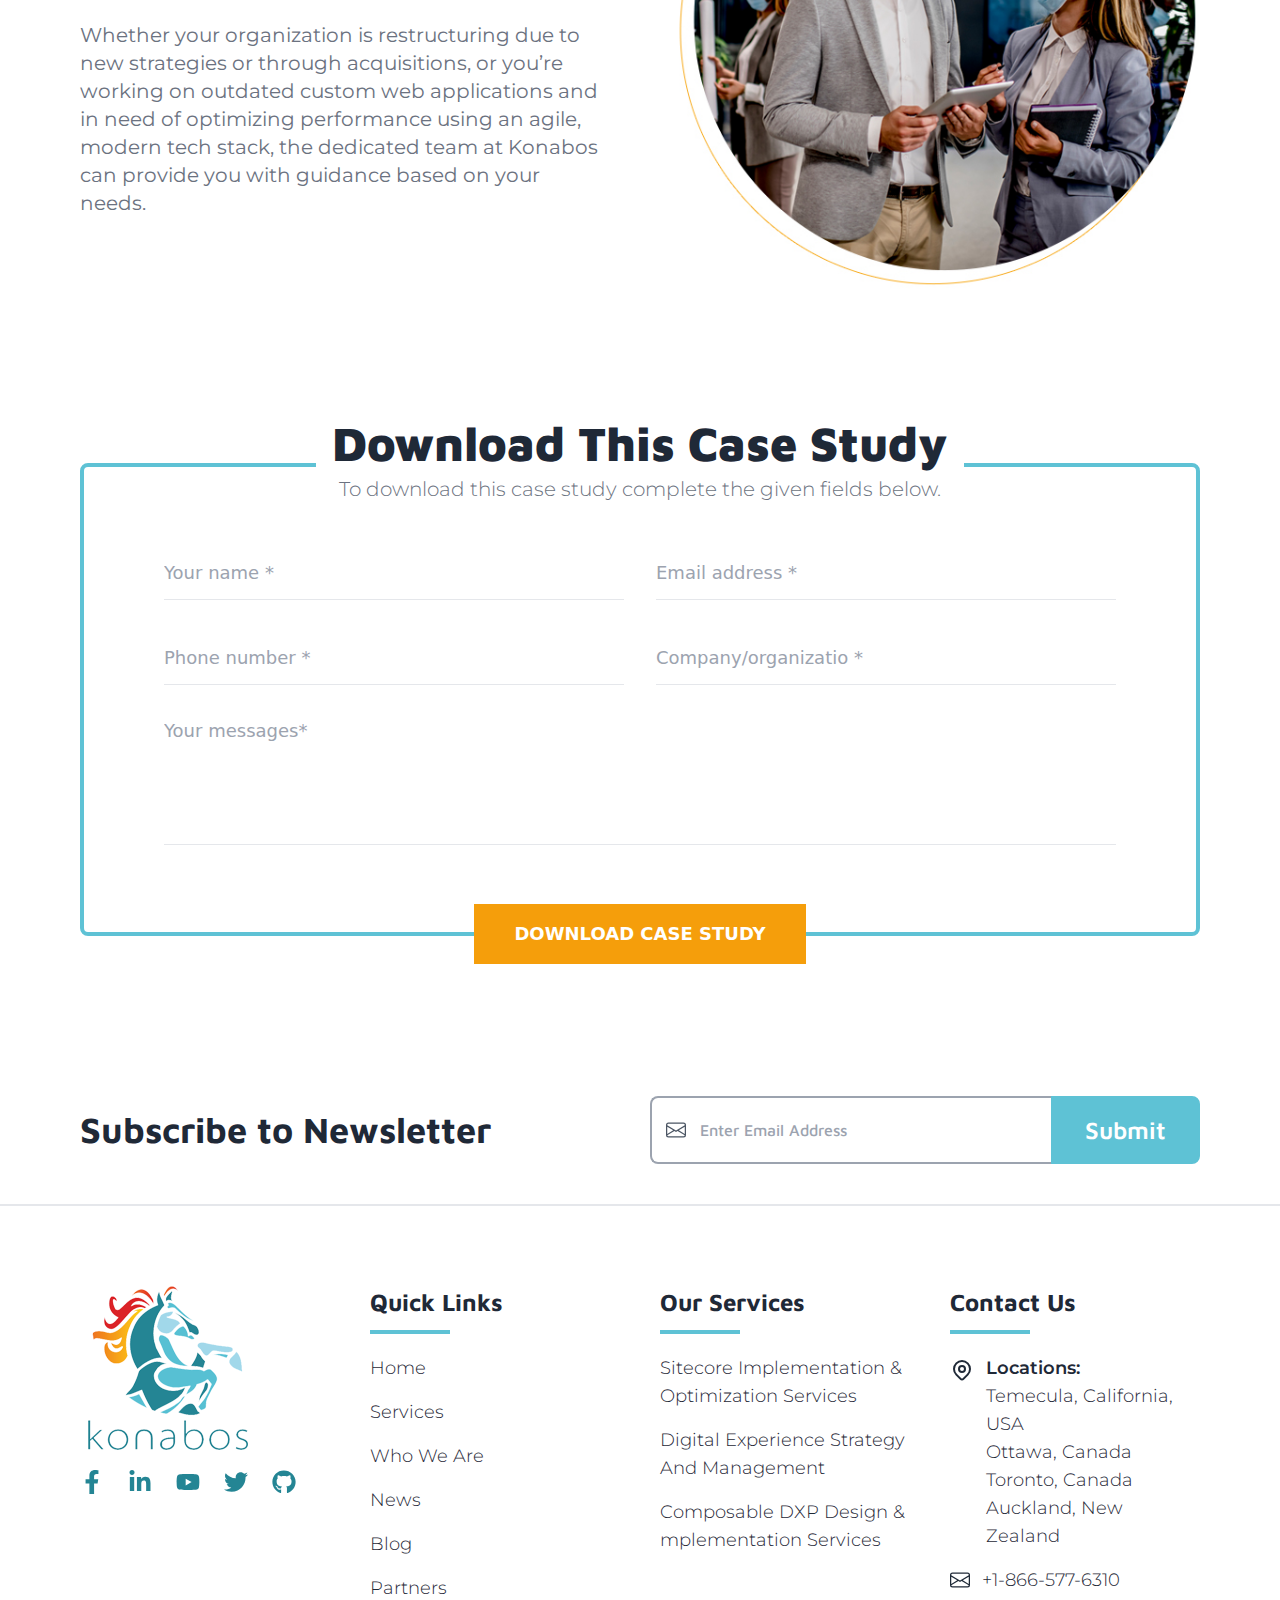
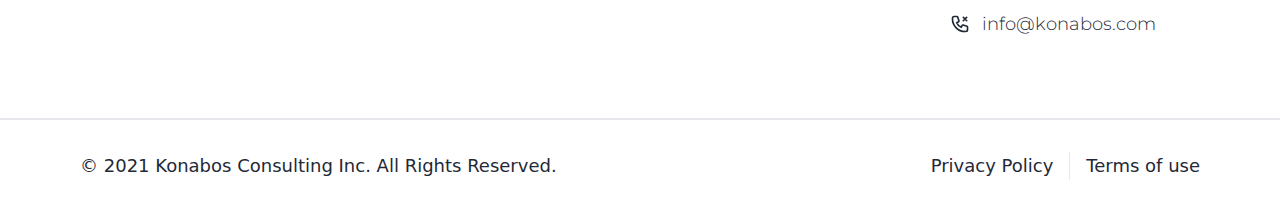
<file: case-study.html>
<!DOCTYPE html>
<html lang="en">
	<head>
		<meta charset="utf-8">
		<meta name="viewport" content="width=device-width, initial-scale=1, shrink-to-fit=no">
		<!-- Company Name -->
		<title>Konabos</title>
		<!-- Company Icon -->
		<link rel="icon" href="images/logo.png">
		<!-- Tailwind-Css -->
		<link rel="stylesheet" href="css/tailwind.min.css">
		<!-- CUSTOM-Css -->
		<link rel="stylesheet" href="css/style.css">
	</head>
	<body>
		<!-- ==Header Section == -->
		<header class=" absolute top-0 left-0 right-0 ">
			<!----Main nav--->
			<nav class="px-5 py-5 sm:px-10 lg:px-20 2xl:px-0 max-w-1245 mx-auto">
				<div class="flex justify-between">
					<!---logo--->
					<div class="flex items-center">
						<!---Logo---->
						<a href="index.html">
							<img height="100%" width="100%" class="hidden lg:block w-auto h-auto ml-2" src="images/logo.png" alt="Logo">
							<img height="100%" width="100%" class="lg:hidden block w-1/2 h-auto ml-2" src="images/logo_mobile.png" alt="Logo">
						</a>
					</div>
					<!---menu center---->
					<div class=" hidden xl:block">
						<!---->
						<div class="py-5">
							<a class=" flex items-center justify-end text-red-500 text-lg uppercase font-medium" href="tel:+1-866-577-6310">
								<!---->
								<i class=" bg-red-500 p-1 rounded text-white mr-2 font-medium">
									<svg xmlns="http://www.w3.org/2000/svg" fill="currentColor" class="h-4 w-4" viewBox="0 0 16 16">
									<path fill-rule="evenodd" d="M1.885.511a1.745 1.745 0 0 1 2.61.163L6.29 2.98c.329.423.445.974.315 1.494l-.547 2.19a.678.678 0 0 0 .178.643l2.457 2.457a.678.678 0 0 0 .644.178l2.189-.547a1.745 1.745 0 0 1 1.494.315l2.306 1.794c.829.645.905 1.87.163 2.611l-1.034 1.034c-.74.74-1.846 1.065-2.877.702a18.634 18.634 0 0 1-7.01-4.42 18.634 18.634 0 0 1-4.42-7.009c-.362-1.03-.037-2.137.703-2.877L1.885.511z"/>
									</svg>
								</i>
								<!---->
								<p>Call: +1-866-577-6310</p>
							</a>
						</div>
						<!---->
						<ul class=" flex items-center space-x-8 text-lg text-gray-800 uppercase font-medium font-montserrat">
							<!---->
							<li>
								<a href="index.html">HOME</a>
							</li>
							<!---->
							<li>
								<a href="blog.html">BLOG</a>
							</li>
							<!---->
							<li>
								<a href="services.html">SERVICES</a>
							</li>
							<!---->
							<li>
								<a href="case-study.html">case study</a>
							</li>
							<!---->
							<li>
								<a href="contact-us.html">contact</a>
							</li>
						</ul>
					</div>
					<!---mobile menu---->
					<button aria-label="right Align" class="xl:hidden block text-black">
						<svg xmlns="http://www.w3.org/2000/svg" class="h-10 w-10" fill="none" viewBox="0 0 24 24" stroke="currentColor">
						<path stroke-linecap="round" stroke-linejoin="round" stroke-width="2" d="M4 6h16M4 12h16M4 18h16" />
						</svg>
					</button>
				</div>
			</nav>
		</header>
		<!-- ==Main Section == -->
		<main class=" overflow-hidden">
			<!-----=====Sec 001=======----->
			<section>
				<!---->
				<div class="px-5 sm:px-10 lg:px-20 2xl:px-0 max-w-1245 mx-auto grid lg:grid-cols-2 grid-cols-1 lg:gap-0 gap-16 py-20 pt-32">
					<!--01-->
					<div class=" flex items-center relative lg:order-1 order-2">
						<!---->
						<div>
							<!---->
							<h1 class=" font-mavenpro font-black xl:text-6xl lg:text-5xl md:text-4xl text-3xl">Contentful</h1>
							<!---->
							<p class="md:text-xl text-sm text-gray-500 my-5 font-montserrat md:w-3/4">Building a Better Digital Experience on a Modern Platform </p>
							<!---->
							<a aria-label="link" class=" text-yellow-500" href="#">
								<svg xmlns="http://www.w3.org/2000/svg" fill="currentColor" class="w-16 h-16" viewBox="0 0 16 16">
								<path d="M8 15A7 7 0 1 1 8 1a7 7 0 0 1 0 14zm0 1A8 8 0 1 0 8 0a8 8 0 0 0 0 16z"/>
								<path d="M6.271 5.055a.5.5 0 0 1 .52.038l3.5 2.5a.5.5 0 0 1 0 .814l-3.5 2.5A.5.5 0 0 1 6 10.5v-5a.5.5 0 0 1 .271-.445z"/>
								</svg>
							</a>
						</div>
					</div>
					<!--02-->
					<div class="relative lg:order-2 order-1 lg:-mr-20">
						<img height="100%" width="100%" class="lg:w-auto sm:w-1/2 w-3/4 h-auto mx-auto" src="images/case-study/1.png" alt="//">
						<!--images-->
						<div>
							<!---->
							<div class=" absolute sm:top-12 top-0 left-4">
								<img height="100%" width="100%" class="md:w-auto w-1/3 h-auto" src="images/home/2.png" alt="//">
							</div>
							<!---->
							<div class=" absolute lg:bottom-64 sm:bottom-40 bottom-0 lg:right-16 sm:right-10 right-5">
								<img height="100%" width="100%" class="w-autoh-auto" src="images/blog/9.png" alt="//">
							</div>
							<!---->
							<div class=" absolute lg:bottom-48 sm:bottom-20 bottom-48 md:left-14 left-0">
								<img height="100%" width="100%" class="w-auto h-auto" src="images/blog/11.png" alt="//">
							</div>
						</div>
					</div>
				</div>
			</section>
			<!-----=====Sec 002=======----->
			<section>
				<!---->
				<div class="px-5 sm:px-10 lg:px-20 2xl:px-0 max-w-1245 mx-auto grid lg:grid-cols-2 grid-cols-1 lg:gap-16 gap-10 pb-20 border-b-2">
					<!---->
					<div>
						<!---->
						<div class="lg:pt-16">
							<p class=" text-gray-500 text-sm uppercase font-montserrat">share on social media</p>
							<!---social icon---->
							<div class=" flex items-center mt-5 space-x-2 text-ocean-blue-500">
								<!---->
								<a aria-label="social-icon" class="rounded-full border-ocean-blue-600 p-2 border" href="#">
									<svg xmlns="http://www.w3.org/2000/svg" aria-hidden="true" focusable="false" data-prefix="fab" data-icon="facebook-f" class="h-5 w-5" role="img" viewBox="0 0 320 512"><path fill="currentColor" d="M279.14 288l14.22-92.66h-88.91v-60.13c0-25.35 12.42-50.06 52.24-50.06h40.42V6.26S260.43 0 225.36 0c-73.22 0-121.08 44.38-121.08 124.72v70.62H22.89V288h81.39v224h100.17V288z"/></svg>
								</a>
								<!---->
								<a aria-label="social-icon" class="rounded-full border-ocean-blue-600 p-2 border" href="#">
									<svg xmlns="http://www.w3.org/2000/svg" aria-hidden="true" focusable="false" data-prefix="fab" data-icon="linkedin-in" class="h-5 w-5" role="img" viewBox="0 0 448 512"><path fill="currentColor" d="M100.28 448H7.4V148.9h92.88zM53.79 108.1C24.09 108.1 0 83.5 0 53.8a53.79 53.79 0 0 1 107.58 0c0 29.7-24.1 54.3-53.79 54.3zM447.9 448h-92.68V302.4c0-34.7-.7-79.2-48.29-79.2-48.29 0-55.69 37.7-55.69 76.7V448h-92.78V148.9h89.08v40.8h1.3c12.4-23.5 42.69-48.3 87.88-48.3 94 0 111.28 61.9 111.28 142.3V448z"/></svg>
								</a>
								<!---->
								<a aria-label="social-icon" class="rounded-full border-ocean-blue-600 p-2 border" href="#">
									<svg xmlns="http://www.w3.org/2000/svg" aria-hidden="true" focusable="false" data-prefix="fab" data-icon="youtube" class="h-5 w-5" role="img" viewBox="0 0 576 512"><path fill="currentColor" d="M549.655 124.083c-6.281-23.65-24.787-42.276-48.284-48.597C458.781 64 288 64 288 64S117.22 64 74.629 75.486c-23.497 6.322-42.003 24.947-48.284 48.597-11.412 42.867-11.412 132.305-11.412 132.305s0 89.438 11.412 132.305c6.281 23.65 24.787 41.5 48.284 47.821C117.22 448 288 448 288 448s170.78 0 213.371-11.486c23.497-6.321 42.003-24.171 48.284-47.821 11.412-42.867 11.412-132.305 11.412-132.305s0-89.438-11.412-132.305zm-317.51 213.508V175.185l142.739 81.205-142.739 81.201z"/></svg>
								</a>
								<!---->
								<a aria-label="social-icon" class="rounded-full border-ocean-blue-600 p-2 border" href="#">
									<svg xmlns="http://www.w3.org/2000/svg" aria-hidden="true" focusable="false" data-prefix="fab" data-icon="twitter" class="h-5 w-5" role="img" viewBox="0 0 512 512"><path fill="currentColor" d="M459.37 151.716c.325 4.548.325 9.097.325 13.645 0 138.72-105.583 298.558-298.558 298.558-59.452 0-114.68-17.219-161.137-47.106 8.447.974 16.568 1.299 25.34 1.299 49.055 0 94.213-16.568 130.274-44.832-46.132-.975-84.792-31.188-98.112-72.772 6.498.974 12.995 1.624 19.818 1.624 9.421 0 18.843-1.3 27.614-3.573-48.081-9.747-84.143-51.98-84.143-102.985v-1.299c13.969 7.797 30.214 12.67 47.431 13.319-28.264-18.843-46.781-51.005-46.781-87.391 0-19.492 5.197-37.36 14.294-52.954 51.655 63.675 129.3 105.258 216.365 109.807-1.624-7.797-2.599-15.918-2.599-24.04 0-57.828 46.782-104.934 104.934-104.934 30.213 0 57.502 12.67 76.67 33.137 23.715-4.548 46.456-13.32 66.599-25.34-7.798 24.366-24.366 44.833-46.132 57.827 21.117-2.273 41.584-8.122 60.426-16.243-14.292 20.791-32.161 39.308-52.628 54.253z"/></svg>
								</a>
								<!---->
								<a aria-label="social-icon" class="rounded-full border-ocean-blue-600 p-2 border" href="#">
									<svg xmlns="http://www.w3.org/2000/svg" aria-hidden="true" focusable="false" data-prefix="fab" data-icon="github" class="h-5 w-5" role="img" viewBox="0 0 496 512"><path fill="currentColor" d="M165.9 397.4c0 2-2.3 3.6-5.2 3.6-3.3.3-5.6-1.3-5.6-3.6 0-2 2.3-3.6 5.2-3.6 3-.3 5.6 1.3 5.6 3.6zm-31.1-4.5c-.7 2 1.3 4.3 4.3 4.9 2.6 1 5.6 0 6.2-2s-1.3-4.3-4.3-5.2c-2.6-.7-5.5.3-6.2 2.3zm44.2-1.7c-2.9.7-4.9 2.6-4.6 4.9.3 2 2.9 3.3 5.9 2.6 2.9-.7 4.9-2.6 4.6-4.6-.3-1.9-3-3.2-5.9-2.9zM244.8 8C106.1 8 0 113.3 0 252c0 110.9 69.8 205.8 169.5 239.2 12.8 2.3 17.3-5.6 17.3-12.1 0-6.2-.3-40.4-.3-61.4 0 0-70 15-84.7-29.8 0 0-11.4-29.1-27.8-36.6 0 0-22.9-15.7 1.6-15.4 0 0 24.9 2 38.6 25.8 21.9 38.6 58.6 27.5 72.9 20.9 2.3-16 8.8-27.1 16-33.7-55.9-6.2-112.3-14.3-112.3-110.5 0-27.5 7.6-41.3 23.6-58.9-2.6-6.5-11.1-33.3 2.6-67.9 20.9-6.5 69 27 69 27 20-5.6 41.5-8.5 62.8-8.5s42.8 2.9 62.8 8.5c0 0 48.1-33.6 69-27 13.7 34.7 5.2 61.4 2.6 67.9 16 17.7 25.8 31.5 25.8 58.9 0 96.5-58.9 104.2-114.8 110.5 9.2 7.9 17 22.9 17 46.4 0 33.7-.3 75.4-.3 83.6 0 6.5 4.6 14.4 17.3 12.1C428.2 457.8 496 362.9 496 252 496 113.3 383.5 8 244.8 8zM97.2 352.9c-1.3 1-1 3.3.7 5.2 1.6 1.6 3.9 2.3 5.2 1 1.3-1 1-3.3-.7-5.2-1.6-1.6-3.9-2.3-5.2-1zm-10.8-8.1c-.7 1.3.3 2.9 2.3 3.9 1.6 1 3.6.7 4.3-.7.7-1.3-.3-2.9-2.3-3.9-2-.6-3.6-.3-4.3.7zm32.4 35.6c-1.6 1.3-1 4.3 1.3 6.2 2.3 2.3 5.2 2.6 6.5 1 1.3-1.3.7-4.3-1.3-6.2-2.2-2.3-5.2-2.6-6.5-1zm-11.4-14.7c-1.6 1-1.6 3.6 0 5.9 1.6 2.3 4.3 3.3 5.6 2.3 1.6-1.3 1.6-3.9 0-6.2-1.4-2.3-4-3.3-5.6-2z"/></svg>
								</a>
							</div>
						</div>
						<!---->
						<div class="lg:mt-10 mt-5">
							<h1 class=" font-mavenpro font-black lg:text-5xl md:text-4xl text-3xl 2xl:w-11/12">Building a Better Digital Experience on a Modern Platform </h1>
							<p class="md:text-xl text-sm text-gray-500 xl:mt-16 mt-5 font-light font-montserrat">Contentful is a leading enterprise headless CMS provider that helps businesses structure and manage content and scale it across multiple channels and platforms. This revolu- tionary solution has simplified several different processes and eliminated the need for multiple siloed systems. Your team of content creators and developers can now collab- orate closely to ensure customers are always interacting with the latest version of your brand experience. </p>
						</div>
					</div>
					<!---->
					<div>
						<!---->
						<div>
							<img height="100%" width="100%" class="w-auto h-auto mx-auto" src="images/case-study/4.png" alt="//">
						</div>
						<!---->
						<p class="md:text-xl text-sm text-gray-500 mt-4 font-light font-montserrat">Konabos is working in partnership with Contentful to bring modern solutions to help customers transition from a standard CMS suit to a modern technology stack and deliver digital content seamlessly across every channel. As of December 2020, we successfully migrated a brand site, Mesa Collection, to a Jamstack based Composable DXP Solution. </p>
					</div>
				</div>
				<!---->
				<div class="relative px-5 sm:px-10 lg:px-20 2xl:px-0 max-w-1245 mx-auto py-20 lg:py-32 ">
					<div class="grid lg:grid-cols-4 lg:gap-0 gap-10">
						<!---->
						<div class=" lg:col-span-1">
							<img height="100%" width="100%" class="w-auto h-auto sm:mx-auto lg:mx-0" src="images/case-study/3.jpg" alt="//">
						</div>	
						<!---->
						<div class=" lg:col-span-3 lg:px-20">
							<!---->
							<div class=" flex md:flex-row flex-col lg:justify-between md:justify-center md:items-center md:gap-0 gap-5">
								<!---->
								<div class="md:pr-10 lg:pr-4 md:border-r-2 border-ocean-blue-500">
									<h1 class=" text-ocean-blue-400 font-semibold lg:text-3xl text-xl font-mavenpro">Linda Gong</h1>
									<p class=" text-gray-500 lg:text-lg text-sm mt-1">Acquisition Marketing Manager</p>
								</div>
								<!---->
								<div class="md:px-10 lg:px-4 md:border-r-2 border-ocean-blue-500">
									<h1 class=" text-ocean-blue-400 font-semibold lg:text-2xl text-base font-mavenpro">industry</h1>
									<p class=" text-gray-500 lg:text-lg text-sm mt-1">Computer Software</p>
								</div>
								<!---->
								<div class="md:pl-4">
									<h1 class=" text-ocean-blue-400 font-semibold lg:text-2xl text-base font-mavenpro">Website</h1>
									<a href="http://www.contentfil.com/" class=" text-gray-500 lg:text-lg text-sm mt-1">www.contentfil.com</a>
								</div>
							</div>
							<!---->
							<div class="pt-8">
								<p class=" text-lg text-gray-500 mb-6 leading-snug">Lorem ipsum dolor sit amet, consectetur adipiscing elit sed do eiusmod tempor incididunt labore et dolore magna aliqua. Ut enim minim veniam, quis nostrud exercitation ullamco laboris nisi ut aliquip ex ea commodo consequat. </p>
								<p class=" text-lg text-gray-500 mb-6 leading-snug">Duis aute irure dolor in reprehenderit in voluptate velit esse cillum dolore eu fugiat</p>
							</div>
						</div>	
					</div>
					<!---->
					<div class=" absolute right-0 bottom-0">
						<img height="100%" width="100%" class="w-auto h-auto" src="images/case-study/2.png" alt="//">
					</div>
				</div>
			</section>
			<!-----=====Sec 003=======----->
			<section>
				<!---->
				<div class="py-20 px-5 sm:px-10 lg:px-20 2xl:px-0 max-w-1245 mx-auto">
					<!--hero text-->
					<div class=" text-center pb-20 lg:w-4/5 md:w-11/12 mx-auto">
						<h1 class=" xl:text-5xl md:text-4xl text-3xl font-mavenpro font-black text-gray-800 mb-4">The Impressive Results of Migrating Content using Contentful</h1>
					</div>
					<!---->
					<div class="grid lg:grid-cols-2 grid-cols-1 lg:gap-0 gap-10 pb-20 font-montserrat">
						<!--001-->
						<div>
							<img height="100%" width="100%" class="w-auto h-auto lg:mx-0 mx-auto" src="images/case-study/5.png" alt="//">
						</div>
						<!--002-->
						<div class=" flex items-center">
							<div>
								<h1 class=" font-black font-mavenpro lg:text-4xl md:text-3xl text-2xl text-ocean-blue-500 tracking-wide">A Konabos Success Story</h1>
								<p class=" font-montserrat lg:text-lg text-sm text-gray-500 mt-8">The Mesa Collections’ parent company, a premium manufacturer of bathroom products, owns eighteen brands and continues to grow its portfolio. With every expansion, the company Digital Experience Platform (DXP) landscape becomes more complex, and the issue of harmonizing and simplifying the DXP infrastructure becomes critical. With numerous sites hosted on various outdated and custom web applications, the DCX landscape was in dire need of trimming down. </p>
								<p class=" font-montserrat lg:text-lg text-sm text-gray-500 mt-5">Our team of experts identified critical goals to successfully perform a website migration towards a simplified Jamstack based Composable DXP solution through careful analysis of the situation. Our approach was to simplify the infrastructure and reduce costs by migrating smaller sites to a pure Jamstack play. Once implemented, we moved towards centralizing all content and information management in a microservice approach leveraging Contentful, a powerful omnichannel headless CMS platform. </p>
							</div>
						</div>
					</div>
					<!---->
					<div class="grid lg:grid-cols-3 xl:gap-20 gap-10 lg:pb-20 font-montserrat">
						<!---->
						<div class=" flex border-b border-ocean-blue-500 pb-10">
							<!---->
							<div>
								<div class=" h-10 w-10 rounded-full bg-ocean-blue-100 flex items-center justify-center mr-6">
									<div class=" h-6 w-6 rounded-full bg-ocean-blue-600"></div>
								</div>
							</div>
							<!---->
							<div>
								<h1 class=" font-semibold font-mavenpro lg:text-3xl text-xl text-ocean-blue-500">2,400</h1>
								<p class=" font-montserrat lg:text-lg text-sm font-light mt-3">weekly hours saved by konabos teams due to CIENCE Data’s research</p>
							</div>
						</div>
						<!---->
						<div class=" flex border-b border-ocean-blue-500 pb-10">
							<!---->
							<div>
								<div class=" h-10 w-10 rounded-full bg-ocean-blue-100 flex items-center justify-center mr-6">
									<div class=" h-6 w-6 rounded-full bg-ocean-blue-600"></div>
								</div>
							</div>
							<!---->
							<div>
								<h1 class=" font-semibold font-mavenpro lg:text-3xl text-xl text-ocean-blue-500">~1 Million</h1>
								<p class=" font-montserrat lg:text-lg text-sm font-light mt-3">Contact records researched and enriched lorem ipsum dolore consecptuer</p>
							</div>
						</div>
						<!---->
						<div class=" flex border-b border-ocean-blue-500 pb-10">
							<!---->
							<div>
								<div class=" h-10 w-10 rounded-full bg-ocean-blue-100 flex items-center justify-center mr-6">
									<div class=" h-6 w-6 rounded-full bg-ocean-blue-600"></div>
								</div>
							</div>
							<!---->
							<div>
								<h1 class=" font-semibold font-mavenpro lg:text-3xl text-xl text-ocean-blue-500">Content</h1>
								<p class=" font-montserrat lg:text-lg text-sm font-light mt-3">Effective contact data accuracy lorem ipsum dolore sit amet nuncevevmus</p>
							</div>
						</div>
					</div>
				</div>
			</section>
			<!-----=====Sec 004=======----->
			<section class="bg-ocean-blue-600 text-white">
				<!---->
				<div class="py-20 px-5 sm:px-10 lg:px-20 2xl:px-0 max-w-1245 mx-auto">
					<!--hero text-->
					<div class=" text-center pb-10">
						<h1 class="xl:text-5xl md:text-4xl text-3xl font-mavenpro font-black mb-4">Konabos Solutions</h1>
						<p class=" font-light lg:text-xl md:text-base text-xs font-montserrat 2xl:w-3/4 2xl:px-20 mx-auto">Since the migration of the first brand, Mesa Collection, we were able to early on yield impressive results with a 91% reduction in infrastructure and development costs, and we increased speed and performance.</p>
					</div>
					<!---->
					<div class=" grid lg:grid-cols-2 grid-cols-1 gap-16">
						<!---->
						<div class="lg:order-1 order-2 relative lg:pt-16 lg:pr-8">
							<!--right-line-->
							<div class="hidden xl:block absolute top-0 right-0 -mr-10">
								<img height="100%" width="100%" class="w-auto h-auto" src="images/case-study/7.png" alt="//">
							</div>
							<!---->
							<div class=" flex items-center font-montserrat lg:mb-16 mb-8">
								<!---->
								<div class="lg:order-1 order-2 2xl:pr-4 md:w-4/5 lg:text-right lg:mr-4 ml-4 lg:ml-0">
									<h1 class=" lg:text-3xl text-xl font-bold tracking-wide font-mavenpro">Future</h1>
									<p class=" font-light lg:text-base text-sm mt-2 2xl:pl-16">Duis aute irure dolor in reprehenderit in velit esse cillum dolore eu fugiat nulla pariatur. </p>
								</div>
								<!---->
								<img height="100%" width="100%" class="lg:order-2 order-1 w-24 h-24 z-10" src="images/case-study/8.png" alt="//">
							</div>
							<!---->
							<div class=" flex items-center font-montserrat lg:mb-16 mb-8 lg:-ml-8 lg:mr-8">
								<!---->
								<div class="lg:order-1 order-2 2xl:pr-4 md:w-4/5 lg:text-right lg:mr-4 ml-4 lg:ml-0">
									<h1 class=" lg:text-3xl text-xl font-bold tracking-wide font-mavenpro">Friendly</h1>
									<p class=" font-light lg:text-base text-sm mt-2 2xl:pl-16">Duis aute irure dolor in reprehenderit in velit esse cillum dolore eu fugiat nulla pariatur. </p>
								</div>
								<!---->
								<img height="100%" width="100%" class="lg:order-2 order-1 w-24 h-24 z-10" src="images/case-study/9.png" alt="//">
							</div>
							<!---->
							<div class=" flex items-center font-montserrat lg:mb-16 mb-8">
								<!---->
								<div class="lg:order-1 order-2 2xl:pr-4 md:w-4/5 lg:text-right lg:mr-4 ml-4 lg:ml-0">
									<h1 class=" lg:text-3xl text-xl font-bold tracking-wide font-mavenpro">Content</h1>
									<p class=" font-light lg:text-base text-sm mt-2 2xl:pl-16">Duis aute irure dolor in reprehenderit in velit esse cillum dolore eu fugiat nulla pariatur. </p>
								</div>
								<!---->
								<img height="100%" width="100%" class="lg:order-2 order-1 w-24 h-24 z-10" src="images/case-study/10.png" alt="//">
							</div>
						</div>
						<!---->
						<div class="lg:order-2 order-1 flex items-center justify-center">
							<img height="100%" width="100%" class="w-auto h-auto mx-auto" src="images/case-study/6.png" alt="//">
						</div>
					</div>
				</div>
			</section>
			<!-----=====Sec 005=======----->
			<section>
				<!---->
				<div class="py-20 px-5 sm:px-10 lg:px-20 2xl:px-0 max-w-1245 mx-auto">
					<!---->
					<div class="grid lg:grid-cols-2 grid-cols-1 lg:gap-16 gap-10 pb-40 font-montserrat">
						<!--001-->
						<div class="order-2 lg:order-1 flex items-center">
							<div>
								<p class=" font-montserrat lg:text-xl text-base text-gray-500">As we move forward with this strategy, we expect to see additional benefits. As content migration to Contentful increases, there will undoubtedly be a significant improvement in content manager productivity, which will be a step towards greater content agility. </p>
								<p class=" font-montserrat lg:text-xl text-base text-gray-500  mt-5"> Whether your organization is restructuring due to new strategies or through acquisitions, or you’re working on outdated custom web applications and in need of optimizing performance using an agile, modern tech stack, the dedicated team at Konabos can provide you with guidance based on your needs.  </p>
							</div>
						</div>
						<!--002-->
						<div class="order-1 lg:order-2">
							<img height="100%" width="100%" class="w-auto h-auto mx-auto" src="images/case-study/13.jpg" alt="//">
						</div>
					</div>
					<!---->
					<div class="p-20 px-5 lg:px-20 border-4 border-ocean-blue-500 rounded-lg relative ">
						<!----hero text----->
						<div class="absolute sm:-top-16 -top-20 left-0 right-0 flex items-center justify-center">
							<div class=" text-center bg-white p-4 mx-4">
								<h1 class="xl:text-5xl md:text-4xl text-2xl font-mavenpro font-black mb-2 text-gray-800">Download This Case Study</h1>
								<p class=" font-light lg:text-xl md:text-base text-xs font-montserrat text-gray-500">To download this case study complete the given fields below.</p>
							</div>
						</div>
						<!----->
						<form action="#">
							<!-----Name and email----->
							<div class=" grid md:grid-cols-2 grid-cols-1 gap-8 mb-8">
								<!----->
								<input aria-label="form" type="text" name="name" id="name" placeholder="Your name *" required class="py-3 border-b focus:border-ocean-blue-500 focus:placeholder-ocean-blue-500 focus:outline-none lg:text-lg text-base">
								<!----->
								<input aria-label="form" type="email" name="email" id="email" placeholder="Email address *" required class="py-3 border-b focus:border-ocean-blue-500 focus:placeholder-ocean-blue-500 focus:outline-none lg:text-lg text-base">
							</div>
							<!-----Phone number and Company/organizatio *----->
							<div class=" grid md:grid-cols-2 grid-cols-1 gap-8 mb-8">
								<!----->
								<input aria-label="form" type="text" name="Phone" id="Phone" placeholder="Phone number *" required class="py-3 border-b focus:border-ocean-blue-500 focus:placeholder-ocean-blue-500 focus:outline-none lg:text-lg text-base">
								<!----->
								<input aria-label="form" type="text" name="Company" id="Company" placeholder="Company/organizatio *" required class="py-3 border-b focus:border-ocean-blue-500 focus:placeholder-ocean-blue-500 focus:outline-none lg:text-lg text-base">
							</div>
							<!-----messages----->
							<div>
								<textarea name="message" id="message" placeholder="Your messages*" required class="h-32 resize-none w-full border-b focus:border-ocean-blue-500 focus:placeholder-ocean-blue-500 focus:outline-none lg:text-lg text-base"></textarea>
							</div>
							<!-----Download Case study button----->
							<div class=" px-10 py-6 absolute left-0 right-0 lg:-bottom-14 -bottom-12 flex items-center justify-center">
								<button type="submit" class="focus:outline-none bg-yellow-500 font-bold lg:text-lg text-xs px-10 py-4 uppercase text-white ">Download Case study</button>
							</div>
						</form>
					</div>
				</div>
			</section>
		</main>
		<!-- ==Footer Section == -->
		<footer>
			<!----001---->
			<div class=" flex lg:flex-row flex-col gap-5 items-center justify-between font-mavenpro text-gray-800 px-5 py-5 sm:px-10 lg:px-20 2xl:px-0 max-w-1245 mx-auto pt-20 pb-10">
				<!---->
				<div class=" w-full">
					<h1 class="xl:text-4xl md:text-3xl text-2xl font-bold">Subscribe to Newsletter</h1>
				</div>
				<!---->
				<div class=" w-full">
					<form class="w-full flex items-center" action="#">
						<!--form-->
						<div class="w-full relative">
							<input aria-label="form" class="w-full border-2 border-gray-400 border-r-0 font-medium text-gray-500 focus:outline-none rounded-l-lg pl-12 p-5 md:py-5 py-4 plceholder-gray-400" type="email" placeholder="Enter Email Address">
							<span class="text-gray-600 absolute left-4 top-0 bottom-0 flex items-center">
								<svg xmlns="http://www.w3.org/2000/svg" fill="currentColor" class="h-5 w-5" viewBox="0 0 16 16">
								<path d="M0 4a2 2 0 0 1 2-2h12a2 2 0 0 1 2 2v8a2 2 0 0 1-2 2H2a2 2 0 0 1-2-2V4zm2-1a1 1 0 0 0-1 1v.217l7 4.2 7-4.2V4a1 1 0 0 0-1-1H2zm13 2.383-4.758 2.855L15 11.114v-5.73zm-.034 6.878L9.271 8.82 8 9.583 6.728 8.82l-5.694 3.44A1 1 0 0 0 2 13h12a1 1 0 0 0 .966-.739zM1 11.114l4.758-2.876L1 5.383v5.73z"/>
								</svg>
							</span>
						</div>
						<!--button-->
						<button aria-label="submit" type="submit" class="bg-ocean-blue-500 border-2 border-ocean-blue-500 px-8 py-4 rounded-r-lg text-white font-semibold md:text-2xl">Submit</button>
					</form>
				</div>
			</div>
			<!----002---->
			<div class="text-gray-800 px-5 py-5 font-monste sm:px-10 lg:px-20 2xl:px-0 max-w-1245 mx-auto py-20 border-t-2 border-b-2  grid lg:grid-cols-4 sm:grid-cols-2 grid-cols-1 gap-10">
				<!---->
				<div>
					<!---Logo---->
					<a href="index.html">
						<img height="100%" width="100%" class="2xl:w-3/4 w-auto h-auto ml-2" src="images/logo.png" alt="Logo">
					</a>
					<!---social icon---->
					<div class=" flex items-center mt-5 text-ocean-blue-500">
						<!---->
						<a aria-label="social-icon" class="mr-6" href="#">
							<svg xmlns="http://www.w3.org/2000/svg" aria-hidden="true" focusable="false" data-prefix="fab" data-icon="facebook-f" class="h-6 w-6" role="img" viewBox="0 0 320 512"><path fill="currentColor" d="M279.14 288l14.22-92.66h-88.91v-60.13c0-25.35 12.42-50.06 52.24-50.06h40.42V6.26S260.43 0 225.36 0c-73.22 0-121.08 44.38-121.08 124.72v70.62H22.89V288h81.39v224h100.17V288z"/></svg>
						</a>
						<!---->
						<a aria-label="social-icon" class="mr-6" href="#">
							<svg xmlns="http://www.w3.org/2000/svg" aria-hidden="true" focusable="false" data-prefix="fab" data-icon="linkedin-in" class="h-6 w-6" role="img" viewBox="0 0 448 512"><path fill="currentColor" d="M100.28 448H7.4V148.9h92.88zM53.79 108.1C24.09 108.1 0 83.5 0 53.8a53.79 53.79 0 0 1 107.58 0c0 29.7-24.1 54.3-53.79 54.3zM447.9 448h-92.68V302.4c0-34.7-.7-79.2-48.29-79.2-48.29 0-55.69 37.7-55.69 76.7V448h-92.78V148.9h89.08v40.8h1.3c12.4-23.5 42.69-48.3 87.88-48.3 94 0 111.28 61.9 111.28 142.3V448z"/></svg>
						</a>
						<!---->
						<a aria-label="social-icon" class="mr-6" href="#">
							<svg xmlns="http://www.w3.org/2000/svg" aria-hidden="true" focusable="false" data-prefix="fab" data-icon="youtube" class="h-6 w-6" role="img" viewBox="0 0 576 512"><path fill="currentColor" d="M549.655 124.083c-6.281-23.65-24.787-42.276-48.284-48.597C458.781 64 288 64 288 64S117.22 64 74.629 75.486c-23.497 6.322-42.003 24.947-48.284 48.597-11.412 42.867-11.412 132.305-11.412 132.305s0 89.438 11.412 132.305c6.281 23.65 24.787 41.5 48.284 47.821C117.22 448 288 448 288 448s170.78 0 213.371-11.486c23.497-6.321 42.003-24.171 48.284-47.821 11.412-42.867 11.412-132.305 11.412-132.305s0-89.438-11.412-132.305zm-317.51 213.508V175.185l142.739 81.205-142.739 81.201z"/></svg>
						</a>
						<!---->
						<a aria-label="social-icon" class="mr-6" href="#">
							<svg xmlns="http://www.w3.org/2000/svg" aria-hidden="true" focusable="false" data-prefix="fab" data-icon="twitter" class="h-6 w-6" role="img" viewBox="0 0 512 512"><path fill="currentColor" d="M459.37 151.716c.325 4.548.325 9.097.325 13.645 0 138.72-105.583 298.558-298.558 298.558-59.452 0-114.68-17.219-161.137-47.106 8.447.974 16.568 1.299 25.34 1.299 49.055 0 94.213-16.568 130.274-44.832-46.132-.975-84.792-31.188-98.112-72.772 6.498.974 12.995 1.624 19.818 1.624 9.421 0 18.843-1.3 27.614-3.573-48.081-9.747-84.143-51.98-84.143-102.985v-1.299c13.969 7.797 30.214 12.67 47.431 13.319-28.264-18.843-46.781-51.005-46.781-87.391 0-19.492 5.197-37.36 14.294-52.954 51.655 63.675 129.3 105.258 216.365 109.807-1.624-7.797-2.599-15.918-2.599-24.04 0-57.828 46.782-104.934 104.934-104.934 30.213 0 57.502 12.67 76.67 33.137 23.715-4.548 46.456-13.32 66.599-25.34-7.798 24.366-24.366 44.833-46.132 57.827 21.117-2.273 41.584-8.122 60.426-16.243-14.292 20.791-32.161 39.308-52.628 54.253z"/></svg>
						</a>
						<!---->
						<a aria-label="share-icon" href="#">
							<svg xmlns="http://www.w3.org/2000/svg" aria-hidden="true" focusable="false" data-prefix="fab" data-icon="github" class="h-6 w-6" role="img" viewBox="0 0 496 512"><path fill="currentColor" d="M165.9 397.4c0 2-2.3 3.6-5.2 3.6-3.3.3-5.6-1.3-5.6-3.6 0-2 2.3-3.6 5.2-3.6 3-.3 5.6 1.3 5.6 3.6zm-31.1-4.5c-.7 2 1.3 4.3 4.3 4.9 2.6 1 5.6 0 6.2-2s-1.3-4.3-4.3-5.2c-2.6-.7-5.5.3-6.2 2.3zm44.2-1.7c-2.9.7-4.9 2.6-4.6 4.9.3 2 2.9 3.3 5.9 2.6 2.9-.7 4.9-2.6 4.6-4.6-.3-1.9-3-3.2-5.9-2.9zM244.8 8C106.1 8 0 113.3 0 252c0 110.9 69.8 205.8 169.5 239.2 12.8 2.3 17.3-5.6 17.3-12.1 0-6.2-.3-40.4-.3-61.4 0 0-70 15-84.7-29.8 0 0-11.4-29.1-27.8-36.6 0 0-22.9-15.7 1.6-15.4 0 0 24.9 2 38.6 25.8 21.9 38.6 58.6 27.5 72.9 20.9 2.3-16 8.8-27.1 16-33.7-55.9-6.2-112.3-14.3-112.3-110.5 0-27.5 7.6-41.3 23.6-58.9-2.6-6.5-11.1-33.3 2.6-67.9 20.9-6.5 69 27 69 27 20-5.6 41.5-8.5 62.8-8.5s42.8 2.9 62.8 8.5c0 0 48.1-33.6 69-27 13.7 34.7 5.2 61.4 2.6 67.9 16 17.7 25.8 31.5 25.8 58.9 0 96.5-58.9 104.2-114.8 110.5 9.2 7.9 17 22.9 17 46.4 0 33.7-.3 75.4-.3 83.6 0 6.5 4.6 14.4 17.3 12.1C428.2 457.8 496 362.9 496 252 496 113.3 383.5 8 244.8 8zM97.2 352.9c-1.3 1-1 3.3.7 5.2 1.6 1.6 3.9 2.3 5.2 1 1.3-1 1-3.3-.7-5.2-1.6-1.6-3.9-2.3-5.2-1zm-10.8-8.1c-.7 1.3.3 2.9 2.3 3.9 1.6 1 3.6.7 4.3-.7.7-1.3-.3-2.9-2.3-3.9-2-.6-3.6-.3-4.3.7zm32.4 35.6c-1.6 1.3-1 4.3 1.3 6.2 2.3 2.3 5.2 2.6 6.5 1 1.3-1.3.7-4.3-1.3-6.2-2.2-2.3-5.2-2.6-6.5-1zm-11.4-14.7c-1.6 1-1.6 3.6 0 5.9 1.6 2.3 4.3 3.3 5.6 2.3 1.6-1.3 1.6-3.9 0-6.2-1.4-2.3-4-3.3-5.6-2z"/></svg>
						</a>
					</div>
				</div>
				<!---->
				<div class="flex 2xl:justify-center">
					<ul class="text-lg font-montserrat space-y-4 font-light">
						<li class="mb-5">
							<h1 class=" text-2xl font-mavenpro font-bold pb-3">Quick Links</h1>
							<div class="h-1 w-20 bg-ocean-blue-500"></div>
						</li>
						<li>
							<a href="#">Home</a>
						</li>
						<li>
							<a href="#">Services</a>
						</li>
						<li>
							<a href="#">Who We Are</a>
						</li>
						<li>
							<a href="#">News</a>
						</li>
						<li>
							<a href="#">Blog</a>
						</li>
						<li>
							<a href="#">Partners</a>
						</li>
					</ul>
				</div>
				<!---->
				<div class="flex 2xl:justify-center">
					<ul class="text-lg font-montserrat space-y-4 font-light">
						<li class="mb-5">
							<h1 class=" text-2xl font-mavenpro font-bold pb-3">Our Services</h1>
							<div class="h-1 w-20 bg-ocean-blue-500"></div>
						</li>
						<li>Sitecore Implementation & <br>Optimization Services</li>
						<li>Digital Experience Strategy <br>And Management</li>
						<li>Composable DXP Design & <br>mplementation Services</li>
					</ul>
				</div>
				<!---->
				<div class="flex 2xl:justify-end">
					<ul class="text-lg font-montserrat space-y-4 font-light">
						<li class="mb-5">
							<h1 class=" text-2xl font-mavenpro font-bold pb-3">Contact Us</h1>
							<div class="h-1 w-20 bg-ocean-blue-500"></div>
						</li>
						<!---->
						<li class=" flex">
							<!---->
							<i><svg xmlns="http://www.w3.org/2000/svg" class="h-6 w-6 mt-1 mr-3" fill="none" viewBox="0 0 24 24" stroke="currentColor">
							<path stroke-linecap="round" stroke-linejoin="round" stroke-width="2" d="M17.657 16.657L13.414 20.9a1.998 1.998 0 01-2.827 0l-4.244-4.243a8 8 0 1111.314 0z" />
							<path stroke-linecap="round" stroke-linejoin="round" stroke-width="2" d="M15 11a3 3 0 11-6 0 3 3 0 016 0z" />
							</svg></i>
							<!---->
							<ul>
								<li class=" font-semibold">Locations:</li>
								<li>Temecula, California, USA</li>
								<li>Ottawa, Canada</li>
								<li>Toronto, Canada</li>
								<li>Auckland, New Zealand</li>
							</ul>
						</li>
						<!---->
						<li class=" flex items-center">
							<!---->
							<svg xmlns="http://www.w3.org/2000/svg" fill="currentColor" class="h-5 w-5 mr-3" viewBox="0 0 16 16">
							<path d="M0 4a2 2 0 0 1 2-2h12a2 2 0 0 1 2 2v8a2 2 0 0 1-2 2H2a2 2 0 0 1-2-2V4zm2-1a1 1 0 0 0-1 1v.217l7 4.2 7-4.2V4a1 1 0 0 0-1-1H2zm13 2.383-4.758 2.855L15 11.114v-5.73zm-.034 6.878L9.271 8.82 8 9.583 6.728 8.82l-5.694 3.44A1 1 0 0 0 2 13h12a1 1 0 0 0 .966-.739zM1 11.114l4.758-2.876L1 5.383v5.73z"/>
							</svg>
							<!---->
							<a href="tel:+1-866-577-6310">+1-866-577-6310</a>
						</li>
						<!---->
						<li class=" flex items-center">
							<!---->
							<svg xmlns="http://www.w3.org/2000/svg" class="h-5 w-5 mr-3" fill="none" viewBox="0 0 24 24" stroke="currentColor">
							<path stroke-linecap="round" stroke-linejoin="round" stroke-width="2" d="M16 8l2-2m0 0l2-2m-2 2l-2-2m2 2l2 2M5 3a2 2 0 00-2 2v1c0 8.284 6.716 15 15 15h1a2 2 0 002-2v-3.28a1 1 0 00-.684-.948l-4.493-1.498a1 1 0 00-1.21.502l-1.13 2.257a11.042 11.042 0 01-5.516-5.517l2.257-1.128a1 1 0 00.502-1.21L9.228 3.683A1 1 0 008.279 3H5z" />
							</svg>
							<!---->
							<a href="mailto:info@konabos.com">info@konabos.com</a>
						</li>
					</ul>
				</div>
			</div>
			<!----003---->
			<div class="max-w-1245 mx-auto px-5 sm:px-10 text-lg lg:text-left text-center lg:px-20 2xl:px-0 text-gray-800 grid lg:grid-cols-2 grid-cols-1 gap-4 py-8">
				<!---->
				<div>
					<p>© 2021 Konabos Consulting Inc. All Rights Reserved. </p>
				</div>
				<!---->
				<div class=" flex items-center lg:justify-end justify-center text-center">
					<a class="border-r pr-4"href="#">Privacy Policy</a>
					<a class="pl-4" href="#">Terms of use</a>
				</div>
			</div>
		</footer>
	</body>
</html>
</file>
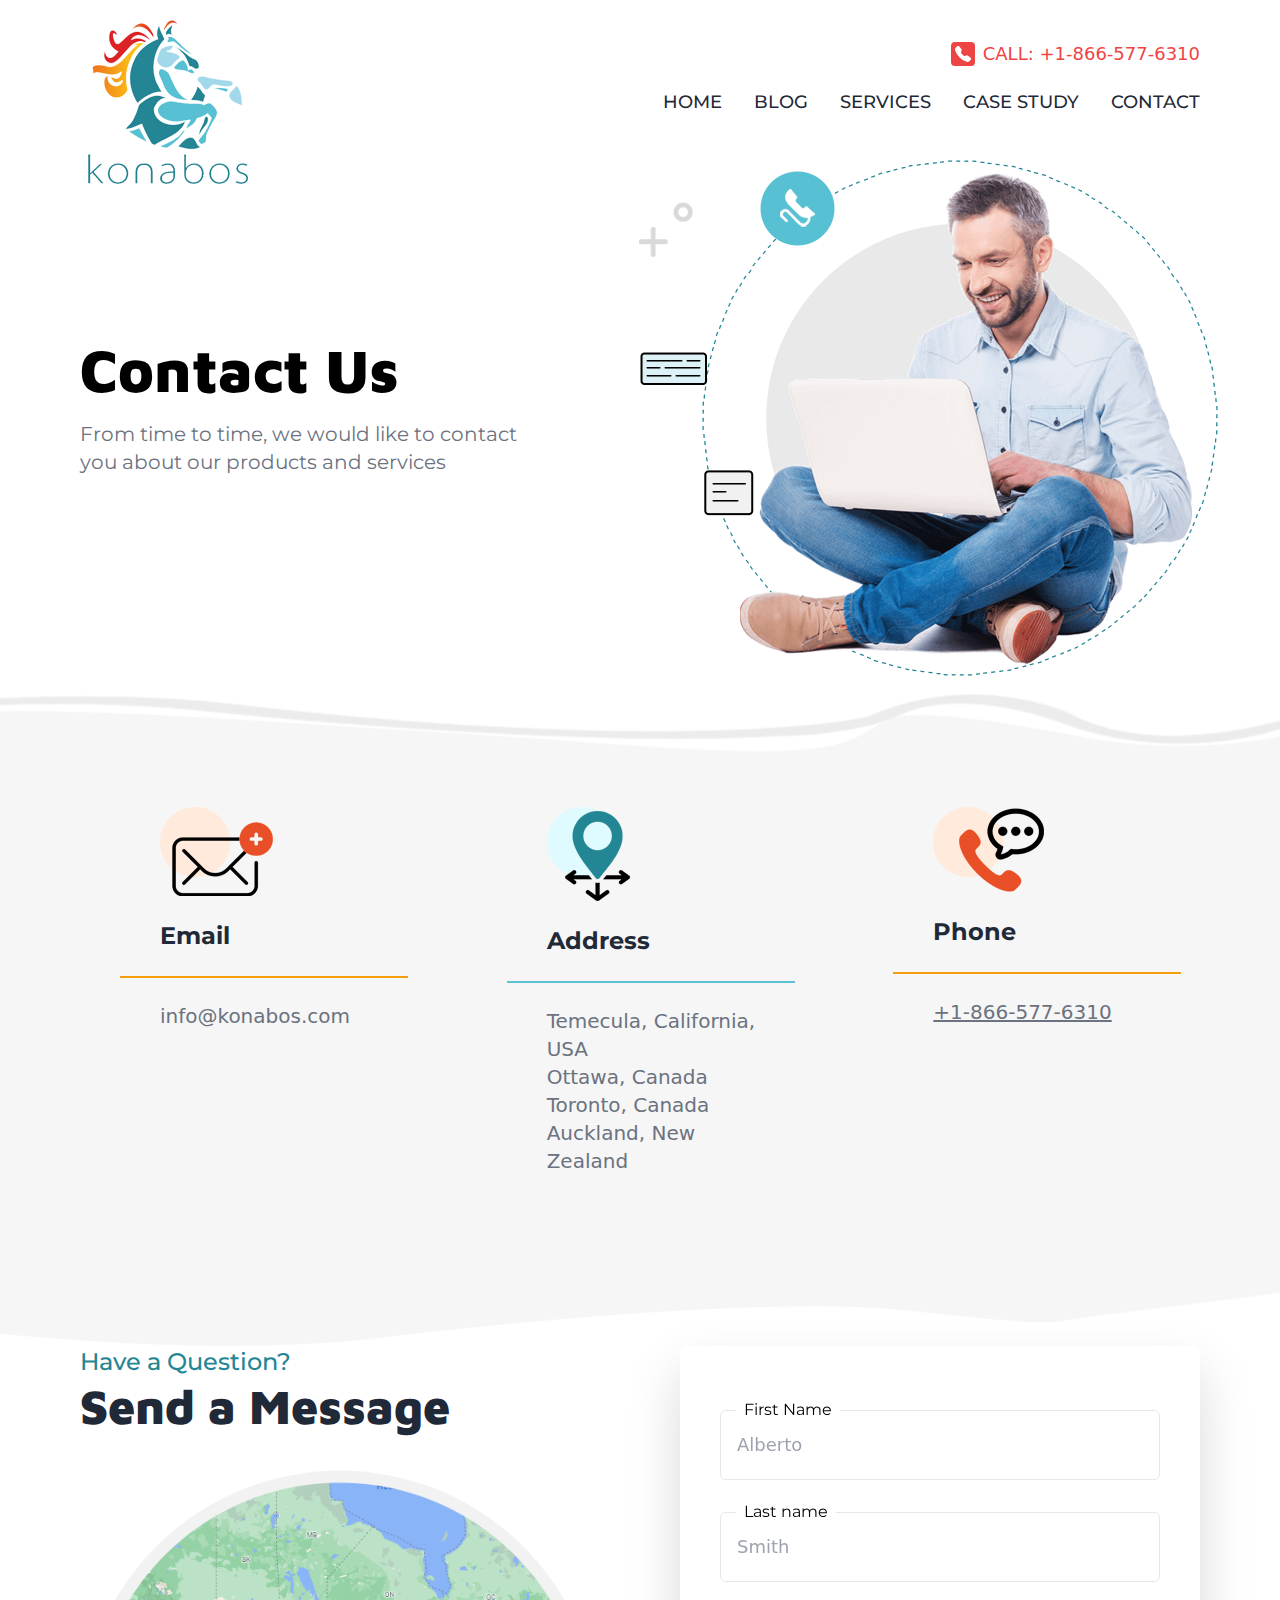
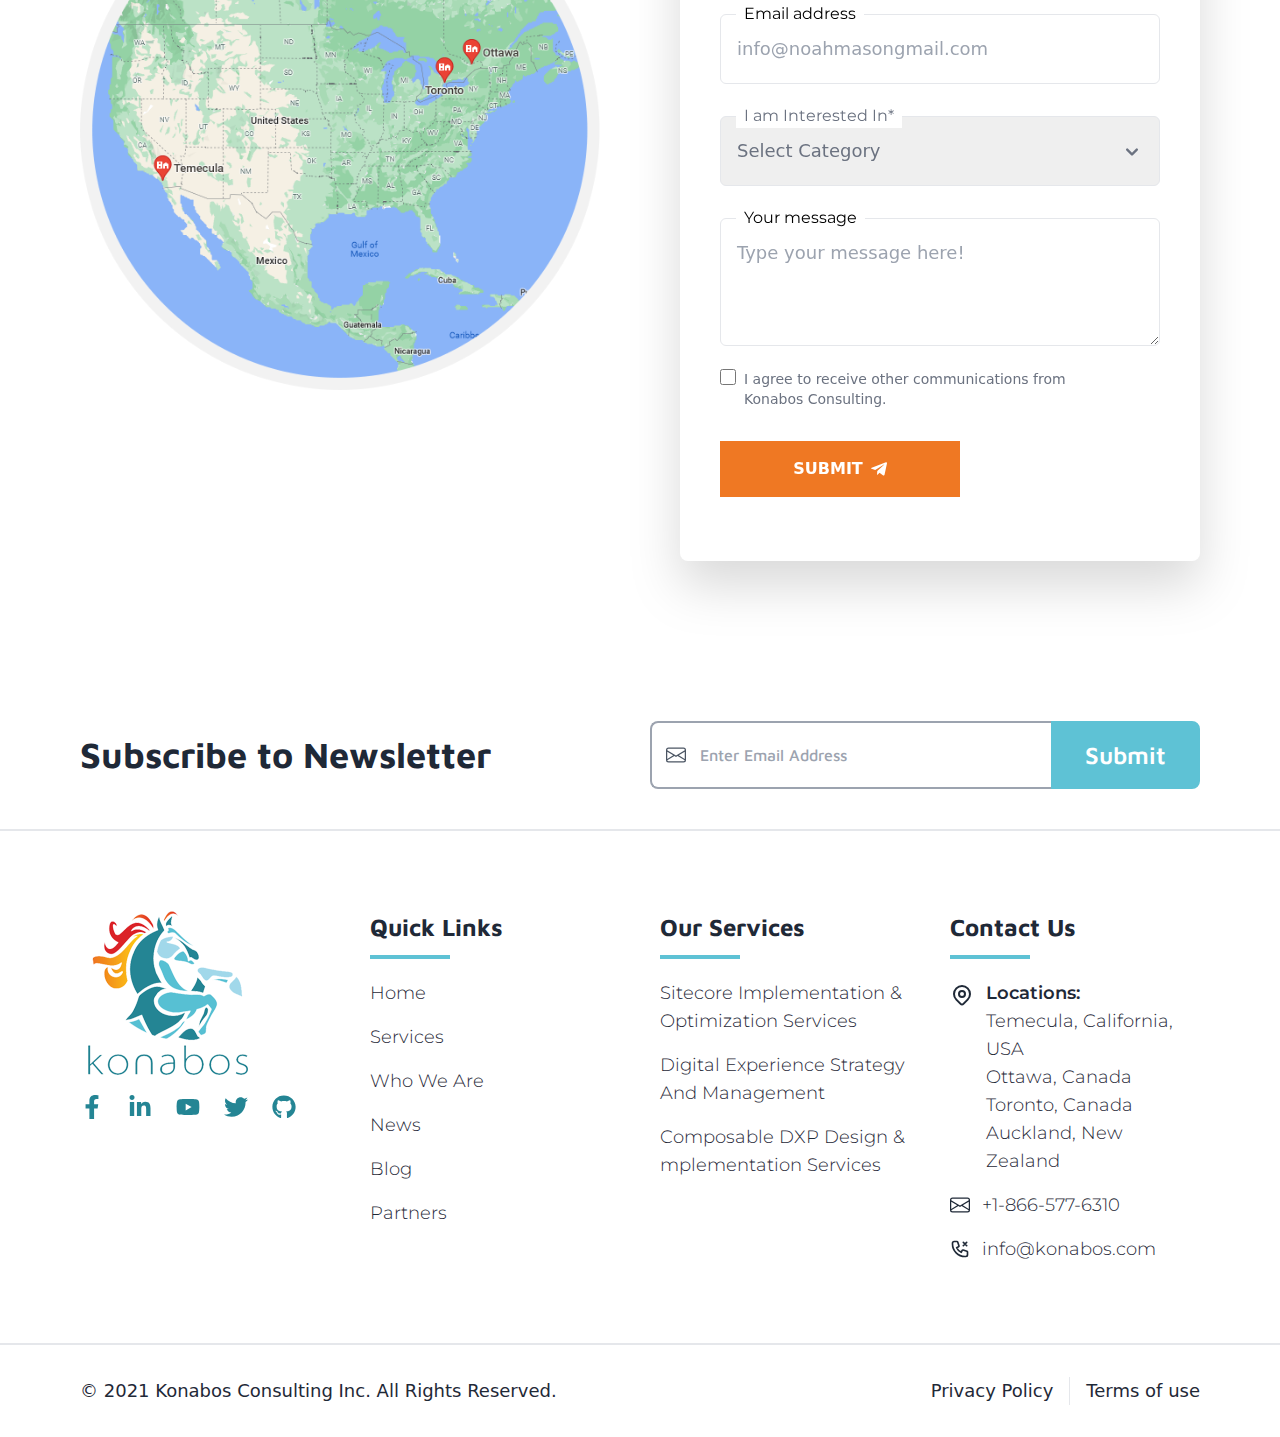
<file: contact-us.html>
<!DOCTYPE html>
<html lang="en">
	<head>
		<meta charset="utf-8">
		<meta name="viewport" content="width=device-width, initial-scale=1, shrink-to-fit=no">
		<!-- Company Name -->
		<title>Konabos</title>
		<!-- Company Icon -->
		<link rel="icon" href="images/logo.png">
		<!-- Tailwind-Css -->
		<link rel="stylesheet" href="css/tailwind.min.css">
		<!-- CUSTOM-Css -->
		<link rel="stylesheet" href="css/style.css">
		<style>
			/*------------------media quary----------------------*/
			@media(min-width:992px) {
				#id1{
					min-height: 710px;
				}
			}
		</style>
	</head>
	<body>
		<!-- ==Header Section == -->
		<header class=" absolute top-0 left-0 right-0 ">
			<!----Main nav--->
			<nav class="px-5 py-5 sm:px-10 lg:px-20 2xl:px-0 max-w-1245 mx-auto">
				<div class="flex justify-between">
					<!---logo--->
					<div class="flex items-center">
						<!---Logo---->
						<a href="index.html">
							<img height="100%" width="100%" class="hidden lg:block w-auto h-auto ml-2" src="images/logo.png" alt="Logo">
							<img height="100%" width="100%" class="lg:hidden block w-1/2 h-auto ml-2" src="images/logo_mobile.png" alt="Logo">
						</a>
					</div>
					<!---menu center---->
					<div class=" hidden xl:block">
						<!---->
						<div class="py-5">
							<a class=" flex items-center justify-end text-red-500 text-lg uppercase font-medium" href="tel:+1-866-577-6310">
								<!---->
								<i class=" bg-red-500 p-1 rounded text-white mr-2 font-medium">
									<svg xmlns="http://www.w3.org/2000/svg" fill="currentColor" class="h-4 w-4" viewBox="0 0 16 16">
									<path fill-rule="evenodd" d="M1.885.511a1.745 1.745 0 0 1 2.61.163L6.29 2.98c.329.423.445.974.315 1.494l-.547 2.19a.678.678 0 0 0 .178.643l2.457 2.457a.678.678 0 0 0 .644.178l2.189-.547a1.745 1.745 0 0 1 1.494.315l2.306 1.794c.829.645.905 1.87.163 2.611l-1.034 1.034c-.74.74-1.846 1.065-2.877.702a18.634 18.634 0 0 1-7.01-4.42 18.634 18.634 0 0 1-4.42-7.009c-.362-1.03-.037-2.137.703-2.877L1.885.511z"/>
									</svg>
								</i>
								<!---->
								<p>Call: +1-866-577-6310</p>
							</a>
						</div>
						<!---->
						<ul class=" flex items-center space-x-8 text-lg text-gray-800 uppercase font-medium font-montserrat">
							<!---->
							<li>
								<a href="index.html">HOME</a>
							</li>
							<!---->
							<li>
								<a href="blog.html">BLOG</a>
							</li>
							<!---->
							<li>
								<a href="services.html">SERVICES</a>
							</li>
							<!---->
							<li>
								<a href="case-study.html">case study</a>
							</li>
							<!---->
							<li>
								<a href="contact-us.html">contact</a>
							</li>
						</ul>
					</div>
					<!---mobile menu---->
					<button aria-label="right Align" class="xl:hidden block text-black">
						<svg xmlns="http://www.w3.org/2000/svg" class="h-10 w-10" fill="none" viewBox="0 0 24 24" stroke="currentColor">
						<path stroke-linecap="round" stroke-linejoin="round" stroke-width="2" d="M4 6h16M4 12h16M4 18h16" />
						</svg>
					</button>
				</div>
			</nav>
		</header>
		<!-- ==Main Section == -->
		<main class=" overflow-hidden">
			<!-----=====Sec 001=======----->
			<section>
				<!---->
				<div class="px-5 sm:px-10 lg:px-20 2xl:px-0 max-w-1245 mx-auto grid lg:grid-cols-2 grid-cols-1 lg:gap-0 gap-16 pt-40">
					<!--01-->
					<div class=" flex items-center relative lg:order-1 order-2">
						<!---->
						<div>
							<!---->
							<h1 class=" font-mavenpro font-black xl:text-6xl lg:text-5xl md:text-4xl text-3xl">Contact Us</h1>
							<!---->
							<p class="md:text-xl text-sm text-gray-500 my-5 font-montserrat md:w-4/5">From time to time, we would like to contact you about our products and services</p>
						</div>
					</div>
					<!--02-->
					<div class="relative lg:order-2 order-1 lg:-mr-20">
						<img height="100%" width="100%" class="lg:w-auto sm:w-1/2 w-auto h-auto mx-auto" src="images/contact-us/2.png" alt="//">
						<!--images-->
						<div>
							<!---->
							<div class=" absolute lg:top-8 -top-10 -left-5">
								<img height="100%" width="100%" class="md:w-auto w-1/2 h-auto" src="images/blog/12.png" alt="//">
							</div>
							<!---->
							<div class=" absolute lg:top-48 top-0 right-0 lg:left-0">
								<img height="100%" width="100%" class="md:w-auto w-1/2 h-auto" src="images/blog/9.png" alt="//">
							</div>
							<!---->
							<div class=" absolute lg:bottom-40 -bottom-10 lg:left-16 left-0">
								<img height="100%" width="100%" class="md:w-auto w-1/2 h-auto" src="images/blog/11.png" alt="//">
							</div> 
						</div>
					</div>
				</div>
			</section>
			<!-----=====Sec 002=======----->
			<section id="id1" class=" relative md:flex items-center lg:justify-center bg-cover bg-no-repeat bg-center md:-mt-10 -mt-28" style="background-image: url(images/contact-us/bg1.png);">
				<!---->
				<div class="px-5 sm:px-10 lg:px-20 2xl:px-0 max-w-1245 sm:mx-auto grid xl:grid-cols-3 md:grid-cols-2 grid-cols-1 gap-10 md:py-60 xl:py-0 md:pt-60 pt-40 md:pb-60 pb-20">
					<!---->
					<div class="lg:p-10">
						<!---->
						<div class="lg:pl-10">
							<img height="100%" width="100%" class="w-auto h-auto" src="images/contact-us/3.png" alt="//">
							<!---->
							<h1 class=" lg:text-2xl text-xl font-bold font-montserrat my-6 text-gray-800">Email</h1>
						</div>
						<!---->
						<div class="w-72 h-0.5 bg-yellow-500"></div>
						<!---->
						<div class="lg:pl-10 pt-6">
							<a class="lg:text-xl text-base font-semiboldfont-montserrat text-gray-500" href="mailto:info@konabos.com ">info@konabos.com</a>
						</div>
					</div>
					<!---->
					<div class="lg:p-10">
						<!---->
						<div class="lg:pl-10">
							<img height="100%" width="100%" class="w-auto h-auto" src="images/contact-us/4.png" alt="//">
							<!---->
							<h1 class=" lg:text-2xl text-xl font-bold font-montserrat my-6 text-gray-800">Address</h1>
						</div>
						<!---->
						<div class="w-72 h-0.5 bg-ocean-blue-500"></div>
						<!---->
						<div class="lg:pl-10 pt-6">
							<ul class="lg:text-xl text-base font-semiboldfont-montserrat text-gray-500">
								<li>Temecula, California, USA</li>
								<li>Ottawa, Canada</li>
								<li>Toronto, Canada</li>
								<li>Auckland, New Zealand</li>
							</ul>
						</div>
					</div>
					<!---->
					<div class="lg:p-10">
						<!---->
						<div class="lg:pl-10">
							<img height="100%" width="100%" class="w-auto h-auto" src="images/contact-us/5.png" alt="//">
							<!---->
							<h1 class=" lg:text-2xl text-xl font-bold font-montserrat my-6 text-gray-800">Phone</h1>
						</div>
						<!---->
						<div class="w-72 h-0.5 bg-yellow-500"></div>
						<!---->
						<div class="lg:pl-10 pt-6">
							<a class="lg:text-xl text-base font-semiboldfont-montserrat underline text-gray-500" href="tell:+18665776310">+1-866-577-6310</a>
						</div>
					</div>
				</div>
			</section>
			<!-----=====Sec 003=======----->
			<section>
				<!---->
				<div class="px-5 sm:px-10 lg:px-20 2xl:px-0 max-w-1245 mx-auto grid lg:grid-cols-2 grid-cols-1 lg:gap-20 gap-10 pb-20">
					<!---->
					<div>
						<!---->
						<div class="md:text-left text-center">
							<p class=" xl:text-2xl md:text-lg text-sm font-montserrat text-ocean-blue-500 font-medium">Have a Question?</p>
							<h1 class=" xl:text-5xl md:text-4xl sm:text-3xl text-2xl font-mavenpro font-black mt-1 text-gray-800">Send a Message</h1>
						</div>
						<!---->
						<div class=" pt-10">
							<img height="100%" width="100%" class="w-auto h-auto mx-auto" src="images/contact-us/1.png" alt="//">
						</div>
					</div>
					<!---->
					<div>
						<form class=" lg:py-16 px-5 py-10 lg:px-10 bg-white filter drop-shadow-2xl rounded-lg" action="#">
							<!--first name-->
							<div class=" relative mb-8">
								<!---->
								<label class=" font-montserrat bg-white px-2 absolute -top-3 left-4" for="first-name">First Name</label>
								<!---->
								<input aria-label="form" type="text" name="first-name" id="first-name" placeholder="Alberto" class="p-4 md:py-5 py-3 border w-full text-ocean-blue-400 focus:border-ocean-blue-500 focus:placeholder-ocean-blue-500 focus:outline-none lg:text-lg text-base rounded-md">
							</div>
							<!--Last name-->
							<div class=" relative mb-8">
								<!---->
								<label class=" font-montserrat bg-white px-2 absolute -top-3 left-4" for="last-name">Last name</label>
								<!---->
								<input aria-label="form" type="text" name="last-name" id="last-name" placeholder="Smith" class="p-4 md:py-5 py-3 border w-full text-ocean-blue-400 focus:border-ocean-blue-500 focus:placeholder-ocean-blue-500 focus:outline-none lg:text-lg text-base rounded-md">
							</div>
							<!--Last name-->
							<div class=" relative mb-8">
								<!---->
								<label class=" font-montserrat bg-white px-2 absolute -top-3 left-4" for="last-name">Email address</label>
								<!---->
								<input aria-label="form" type="email" name="email" id="email" placeholder="info@noahmasongmail.com" class="p-4 md:py-5 py-3 border w-full text-ocean-blue-400 focus:border-ocean-blue-500 focus:placeholder-ocean-blue-500 focus:outline-none lg:text-lg text-base rounded-md">
							</div>
							<!--I am Interested In*-->
							<div class=" relative mb-8 text-gray-500">
								<!---->
								<label class=" font-montserrat bg-white px-2 absolute -top-3 left-4" for="Interested">I am Interested In*</label>
								<!---->
								<select value="Select Category" class="p-4 md:py-5 py-3 border w-full focus:border-ocean-blue-500 focus:placeholder-ocean-blue-500 focus:outline-none lg:text-lg text-base rounded-md appearance-none">
									<option selected disabled hidden>Select Category</option>
									<option>Option 1</option>
									<option>Option 2</option>
								</select>
								<!---->
								<span class=" absolute md:top-6 top-4 right-4">
									<svg xmlns="http://www.w3.org/2000/svg" class="h-6 w-6" viewBox="0 0 20 20" fill="currentColor">
									<path fill-rule="evenodd" d="M5.293 7.293a1 1 0 011.414 0L10 10.586l3.293-3.293a1 1 0 111.414 1.414l-4 4a1 1 0 01-1.414 0l-4-4a1 1 0 010-1.414z" clip-rule="evenodd" />
									</svg>
								</span>
							</div>
							<!--message-->
							<div class=" relative mb-4">
								<!---->
								<label class=" font-montserrat bg-white px-2 absolute -top-3 left-4" for="message">Your message</label>
								<!---->
								<textarea name="message" id="message" placeholder="Type your message here!" required class="p-4 h-32 w-full md:py-5 py-3 border w-full text-ocean-blue-400 focus:border-ocean-blue-500 focus:placeholder-ocean-blue-500 focus:outline-none lg:text-lg text-base rounded-md"></textarea>
							</div>
							<!---->
							<div class="text-gray-500 flex text-sm xl:pr-20">
								<label for="checkbox">
									<input aria-label="form" id="checkbox" type="checkbox" class="md:h-4 h-3 w-3 md:w-4 mr-2 border border-gray-300 checked:bg-pink-400 checked:border-transparent focus:outline-none">
								</label>
								<p>I agree to receive other communications from Konabos Consulting.</p>
							</div>
							<!---->
							<div class=" mt-8">
								<button type="submit" class="focus:outline-none flex justify-center items-center bg-orrange-500 font-bold lg:text-base text-xs md:w-60 w-full text-center py-4 uppercase text-white ">
									<span class=" mr-2">submit</span>
									<span>
										<svg xmlns="http://www.w3.org/2000/svg" aria-hidden="true" focusable="false" data-prefix="fab" data-icon="telegram-plane" class="w-4 h-5" role="img" viewBox="0 0 448 512"><path fill="currentColor" d="M446.7 98.6l-67.6 318.8c-5.1 22.5-18.4 28.1-37.3 17.5l-103-75.9-49.7 47.8c-5.5 5.5-10.1 10.1-20.7 10.1l7.4-104.9 190.9-172.5c8.3-7.4-1.8-11.5-12.9-4.1L117.8 284 16.2 252.2c-22.1-6.9-22.5-22.1 4.6-32.7L418.2 66.4c18.4-6.9 34.5 4.1 28.5 32.2z"/></svg>
									</span>
								</button>
							</div>
						</form>
					</div>
				</div>
			</section>
		</main>
		<!-- ==Footer Section == -->
		<footer>
			<!----001---->
			<div class=" flex lg:flex-row flex-col gap-5 items-center justify-between font-mavenpro text-gray-800 px-5 py-5 sm:px-10 lg:px-20 2xl:px-0 max-w-1245 mx-auto pt-20 pb-10">
				<!---->
				<div class=" w-full">
					<h1 class="xl:text-4xl md:text-3xl text-2xl font-bold">Subscribe to Newsletter</h1>
				</div>
				<!---->
				<div class=" w-full">
					<form class="w-full flex items-center" action="#">
						<!--form-->
						<div class="w-full relative">
							<input aria-label="form" class="w-full border-2 border-gray-400 border-r-0 font-medium text-gray-500 focus:outline-none rounded-l-lg pl-12 p-5 md:py-5 py-4 plceholder-gray-400" type="email" placeholder="Enter Email Address">
							<span class="text-gray-600 absolute left-4 top-0 bottom-0 flex items-center">
								<svg xmlns="http://www.w3.org/2000/svg" fill="currentColor" class="h-5 w-5" viewBox="0 0 16 16">
								<path d="M0 4a2 2 0 0 1 2-2h12a2 2 0 0 1 2 2v8a2 2 0 0 1-2 2H2a2 2 0 0 1-2-2V4zm2-1a1 1 0 0 0-1 1v.217l7 4.2 7-4.2V4a1 1 0 0 0-1-1H2zm13 2.383-4.758 2.855L15 11.114v-5.73zm-.034 6.878L9.271 8.82 8 9.583 6.728 8.82l-5.694 3.44A1 1 0 0 0 2 13h12a1 1 0 0 0 .966-.739zM1 11.114l4.758-2.876L1 5.383v5.73z"/>
								</svg>
							</span>
						</div>
						<!--button-->
						<button aria-label="submit" type="submit" class="bg-ocean-blue-500 border-2 border-ocean-blue-500 px-8 py-4 rounded-r-lg text-white font-semibold md:text-2xl">Submit</button>
					</form>
				</div>
			</div>
			<!----002---->
			<div class="text-gray-800 px-5 py-5 font-monste sm:px-10 lg:px-20 2xl:px-0 max-w-1245 mx-auto py-20 border-t-2 border-b-2  grid lg:grid-cols-4 sm:grid-cols-2 grid-cols-1 gap-10">
				<!---->
				<div>
					<!---Logo---->
					<a href="index.html">
						<img height="100%" width="100%" class="2xl:w-3/4 w-auto h-auto ml-2" src="images/logo.png" alt="Logo">
					</a>
					<!---social icon---->
					<div class=" flex items-center mt-5 text-ocean-blue-500">
						<!---->
						<a aria-label="social-icon" class="mr-6" href="#">
							<svg xmlns="http://www.w3.org/2000/svg" aria-hidden="true" focusable="false" data-prefix="fab" data-icon="facebook-f" class="h-6 w-6" role="img" viewBox="0 0 320 512"><path fill="currentColor" d="M279.14 288l14.22-92.66h-88.91v-60.13c0-25.35 12.42-50.06 52.24-50.06h40.42V6.26S260.43 0 225.36 0c-73.22 0-121.08 44.38-121.08 124.72v70.62H22.89V288h81.39v224h100.17V288z"/></svg>
						</a>
						<!---->
						<a aria-label="social-icon" class="mr-6" href="#">
							<svg xmlns="http://www.w3.org/2000/svg" aria-hidden="true" focusable="false" data-prefix="fab" data-icon="linkedin-in" class="h-6 w-6" role="img" viewBox="0 0 448 512"><path fill="currentColor" d="M100.28 448H7.4V148.9h92.88zM53.79 108.1C24.09 108.1 0 83.5 0 53.8a53.79 53.79 0 0 1 107.58 0c0 29.7-24.1 54.3-53.79 54.3zM447.9 448h-92.68V302.4c0-34.7-.7-79.2-48.29-79.2-48.29 0-55.69 37.7-55.69 76.7V448h-92.78V148.9h89.08v40.8h1.3c12.4-23.5 42.69-48.3 87.88-48.3 94 0 111.28 61.9 111.28 142.3V448z"/></svg>
						</a>
						<!---->
						<a aria-label="social-icon" class="mr-6" href="#">
							<svg xmlns="http://www.w3.org/2000/svg" aria-hidden="true" focusable="false" data-prefix="fab" data-icon="youtube" class="h-6 w-6" role="img" viewBox="0 0 576 512"><path fill="currentColor" d="M549.655 124.083c-6.281-23.65-24.787-42.276-48.284-48.597C458.781 64 288 64 288 64S117.22 64 74.629 75.486c-23.497 6.322-42.003 24.947-48.284 48.597-11.412 42.867-11.412 132.305-11.412 132.305s0 89.438 11.412 132.305c6.281 23.65 24.787 41.5 48.284 47.821C117.22 448 288 448 288 448s170.78 0 213.371-11.486c23.497-6.321 42.003-24.171 48.284-47.821 11.412-42.867 11.412-132.305 11.412-132.305s0-89.438-11.412-132.305zm-317.51 213.508V175.185l142.739 81.205-142.739 81.201z"/></svg>
						</a>
						<!---->
						<a aria-label="social-icon" class="mr-6" href="#">
							<svg xmlns="http://www.w3.org/2000/svg" aria-hidden="true" focusable="false" data-prefix="fab" data-icon="twitter" class="h-6 w-6" role="img" viewBox="0 0 512 512"><path fill="currentColor" d="M459.37 151.716c.325 4.548.325 9.097.325 13.645 0 138.72-105.583 298.558-298.558 298.558-59.452 0-114.68-17.219-161.137-47.106 8.447.974 16.568 1.299 25.34 1.299 49.055 0 94.213-16.568 130.274-44.832-46.132-.975-84.792-31.188-98.112-72.772 6.498.974 12.995 1.624 19.818 1.624 9.421 0 18.843-1.3 27.614-3.573-48.081-9.747-84.143-51.98-84.143-102.985v-1.299c13.969 7.797 30.214 12.67 47.431 13.319-28.264-18.843-46.781-51.005-46.781-87.391 0-19.492 5.197-37.36 14.294-52.954 51.655 63.675 129.3 105.258 216.365 109.807-1.624-7.797-2.599-15.918-2.599-24.04 0-57.828 46.782-104.934 104.934-104.934 30.213 0 57.502 12.67 76.67 33.137 23.715-4.548 46.456-13.32 66.599-25.34-7.798 24.366-24.366 44.833-46.132 57.827 21.117-2.273 41.584-8.122 60.426-16.243-14.292 20.791-32.161 39.308-52.628 54.253z"/></svg>
						</a>
						<!---->
						<a aria-label="share-icon" href="#">
							<svg xmlns="http://www.w3.org/2000/svg" aria-hidden="true" focusable="false" data-prefix="fab" data-icon="github" class="h-6 w-6" role="img" viewBox="0 0 496 512"><path fill="currentColor" d="M165.9 397.4c0 2-2.3 3.6-5.2 3.6-3.3.3-5.6-1.3-5.6-3.6 0-2 2.3-3.6 5.2-3.6 3-.3 5.6 1.3 5.6 3.6zm-31.1-4.5c-.7 2 1.3 4.3 4.3 4.9 2.6 1 5.6 0 6.2-2s-1.3-4.3-4.3-5.2c-2.6-.7-5.5.3-6.2 2.3zm44.2-1.7c-2.9.7-4.9 2.6-4.6 4.9.3 2 2.9 3.3 5.9 2.6 2.9-.7 4.9-2.6 4.6-4.6-.3-1.9-3-3.2-5.9-2.9zM244.8 8C106.1 8 0 113.3 0 252c0 110.9 69.8 205.8 169.5 239.2 12.8 2.3 17.3-5.6 17.3-12.1 0-6.2-.3-40.4-.3-61.4 0 0-70 15-84.7-29.8 0 0-11.4-29.1-27.8-36.6 0 0-22.9-15.7 1.6-15.4 0 0 24.9 2 38.6 25.8 21.9 38.6 58.6 27.5 72.9 20.9 2.3-16 8.8-27.1 16-33.7-55.9-6.2-112.3-14.3-112.3-110.5 0-27.5 7.6-41.3 23.6-58.9-2.6-6.5-11.1-33.3 2.6-67.9 20.9-6.5 69 27 69 27 20-5.6 41.5-8.5 62.8-8.5s42.8 2.9 62.8 8.5c0 0 48.1-33.6 69-27 13.7 34.7 5.2 61.4 2.6 67.9 16 17.7 25.8 31.5 25.8 58.9 0 96.5-58.9 104.2-114.8 110.5 9.2 7.9 17 22.9 17 46.4 0 33.7-.3 75.4-.3 83.6 0 6.5 4.6 14.4 17.3 12.1C428.2 457.8 496 362.9 496 252 496 113.3 383.5 8 244.8 8zM97.2 352.9c-1.3 1-1 3.3.7 5.2 1.6 1.6 3.9 2.3 5.2 1 1.3-1 1-3.3-.7-5.2-1.6-1.6-3.9-2.3-5.2-1zm-10.8-8.1c-.7 1.3.3 2.9 2.3 3.9 1.6 1 3.6.7 4.3-.7.7-1.3-.3-2.9-2.3-3.9-2-.6-3.6-.3-4.3.7zm32.4 35.6c-1.6 1.3-1 4.3 1.3 6.2 2.3 2.3 5.2 2.6 6.5 1 1.3-1.3.7-4.3-1.3-6.2-2.2-2.3-5.2-2.6-6.5-1zm-11.4-14.7c-1.6 1-1.6 3.6 0 5.9 1.6 2.3 4.3 3.3 5.6 2.3 1.6-1.3 1.6-3.9 0-6.2-1.4-2.3-4-3.3-5.6-2z"/></svg>
						</a>
					</div>
				</div>
				<!---->
				<div class="flex 2xl:justify-center">
					<ul class="text-lg font-montserrat space-y-4 font-light">
						<li class="mb-5">
							<h1 class=" text-2xl font-mavenpro font-bold pb-3">Quick Links</h1>
							<div class="h-1 w-20 bg-ocean-blue-500"></div>
						</li>
						<li>
							<a href="#">Home</a>
						</li>
						<li>
							<a href="#">Services</a>
						</li>
						<li>
							<a href="#">Who We Are</a>
						</li>
						<li>
							<a href="#">News</a>
						</li>
						<li>
							<a href="#">Blog</a>
						</li>
						<li>
							<a href="#">Partners</a>
						</li>
					</ul>
				</div>
				<!---->
				<div class="flex 2xl:justify-center">
					<ul class="text-lg font-montserrat space-y-4 font-light">
						<li class="mb-5">
							<h1 class=" text-2xl font-mavenpro font-bold pb-3">Our Services</h1>
							<div class="h-1 w-20 bg-ocean-blue-500"></div>
						</li>
						<li>Sitecore Implementation & <br>Optimization Services</li>
						<li>Digital Experience Strategy <br>And Management</li>
						<li>Composable DXP Design & <br>mplementation Services</li>
					</ul>
				</div>
				<!---->
				<div class="flex 2xl:justify-end">
					<ul class="text-lg font-montserrat space-y-4 font-light">
						<li class="mb-5">
							<h1 class=" text-2xl font-mavenpro font-bold pb-3">Contact Us</h1>
							<div class="h-1 w-20 bg-ocean-blue-500"></div>
						</li>
						<!---->
						<li class=" flex">
							<!---->
							<i><svg xmlns="http://www.w3.org/2000/svg" class="h-6 w-6 mt-1 mr-3" fill="none" viewBox="0 0 24 24" stroke="currentColor">
							<path stroke-linecap="round" stroke-linejoin="round" stroke-width="2" d="M17.657 16.657L13.414 20.9a1.998 1.998 0 01-2.827 0l-4.244-4.243a8 8 0 1111.314 0z" />
							<path stroke-linecap="round" stroke-linejoin="round" stroke-width="2" d="M15 11a3 3 0 11-6 0 3 3 0 016 0z" />
							</svg></i>
							<!---->
							<ul>
								<li class=" font-semibold">Locations:</li>
								<li>Temecula, California, USA</li>
								<li>Ottawa, Canada</li>
								<li>Toronto, Canada</li>
								<li>Auckland, New Zealand</li>
							</ul>
						</li>
						<!---->
						<li class=" flex items-center">
							<!---->
							<svg xmlns="http://www.w3.org/2000/svg" fill="currentColor" class="h-5 w-5 mr-3" viewBox="0 0 16 16">
							<path d="M0 4a2 2 0 0 1 2-2h12a2 2 0 0 1 2 2v8a2 2 0 0 1-2 2H2a2 2 0 0 1-2-2V4zm2-1a1 1 0 0 0-1 1v.217l7 4.2 7-4.2V4a1 1 0 0 0-1-1H2zm13 2.383-4.758 2.855L15 11.114v-5.73zm-.034 6.878L9.271 8.82 8 9.583 6.728 8.82l-5.694 3.44A1 1 0 0 0 2 13h12a1 1 0 0 0 .966-.739zM1 11.114l4.758-2.876L1 5.383v5.73z"/>
							</svg>
							<!---->
							<a href="tel:+1-866-577-6310">+1-866-577-6310</a>
						</li>
						<!---->
						<li class=" flex items-center">
							<!---->
							<svg xmlns="http://www.w3.org/2000/svg" class="h-5 w-5 mr-3" fill="none" viewBox="0 0 24 24" stroke="currentColor">
							<path stroke-linecap="round" stroke-linejoin="round" stroke-width="2" d="M16 8l2-2m0 0l2-2m-2 2l-2-2m2 2l2 2M5 3a2 2 0 00-2 2v1c0 8.284 6.716 15 15 15h1a2 2 0 002-2v-3.28a1 1 0 00-.684-.948l-4.493-1.498a1 1 0 00-1.21.502l-1.13 2.257a11.042 11.042 0 01-5.516-5.517l2.257-1.128a1 1 0 00.502-1.21L9.228 3.683A1 1 0 008.279 3H5z" />
							</svg>
							<!---->
							<a href="mailto:info@konabos.com">info@konabos.com</a>
						</li>
					</ul>
				</div>
			</div>
			<!----003---->
			<div class="max-w-1245 mx-auto px-5 sm:px-10 text-lg lg:text-left text-center lg:px-20 2xl:px-0 text-gray-800 grid lg:grid-cols-2 grid-cols-1 gap-4 py-8">
				<!---->
				<div>
					<p>© 2021 Konabos Consulting Inc. All Rights Reserved. </p>
				</div>
				<!---->
				<div class=" flex items-center lg:justify-end justify-center text-center">
					<a class="border-r pr-4"href="#">Privacy Policy</a>
					<a class="pl-4" href="#">Terms of use</a>
				</div>
			</div>
		</footer>
	</body>
</html>
</file>
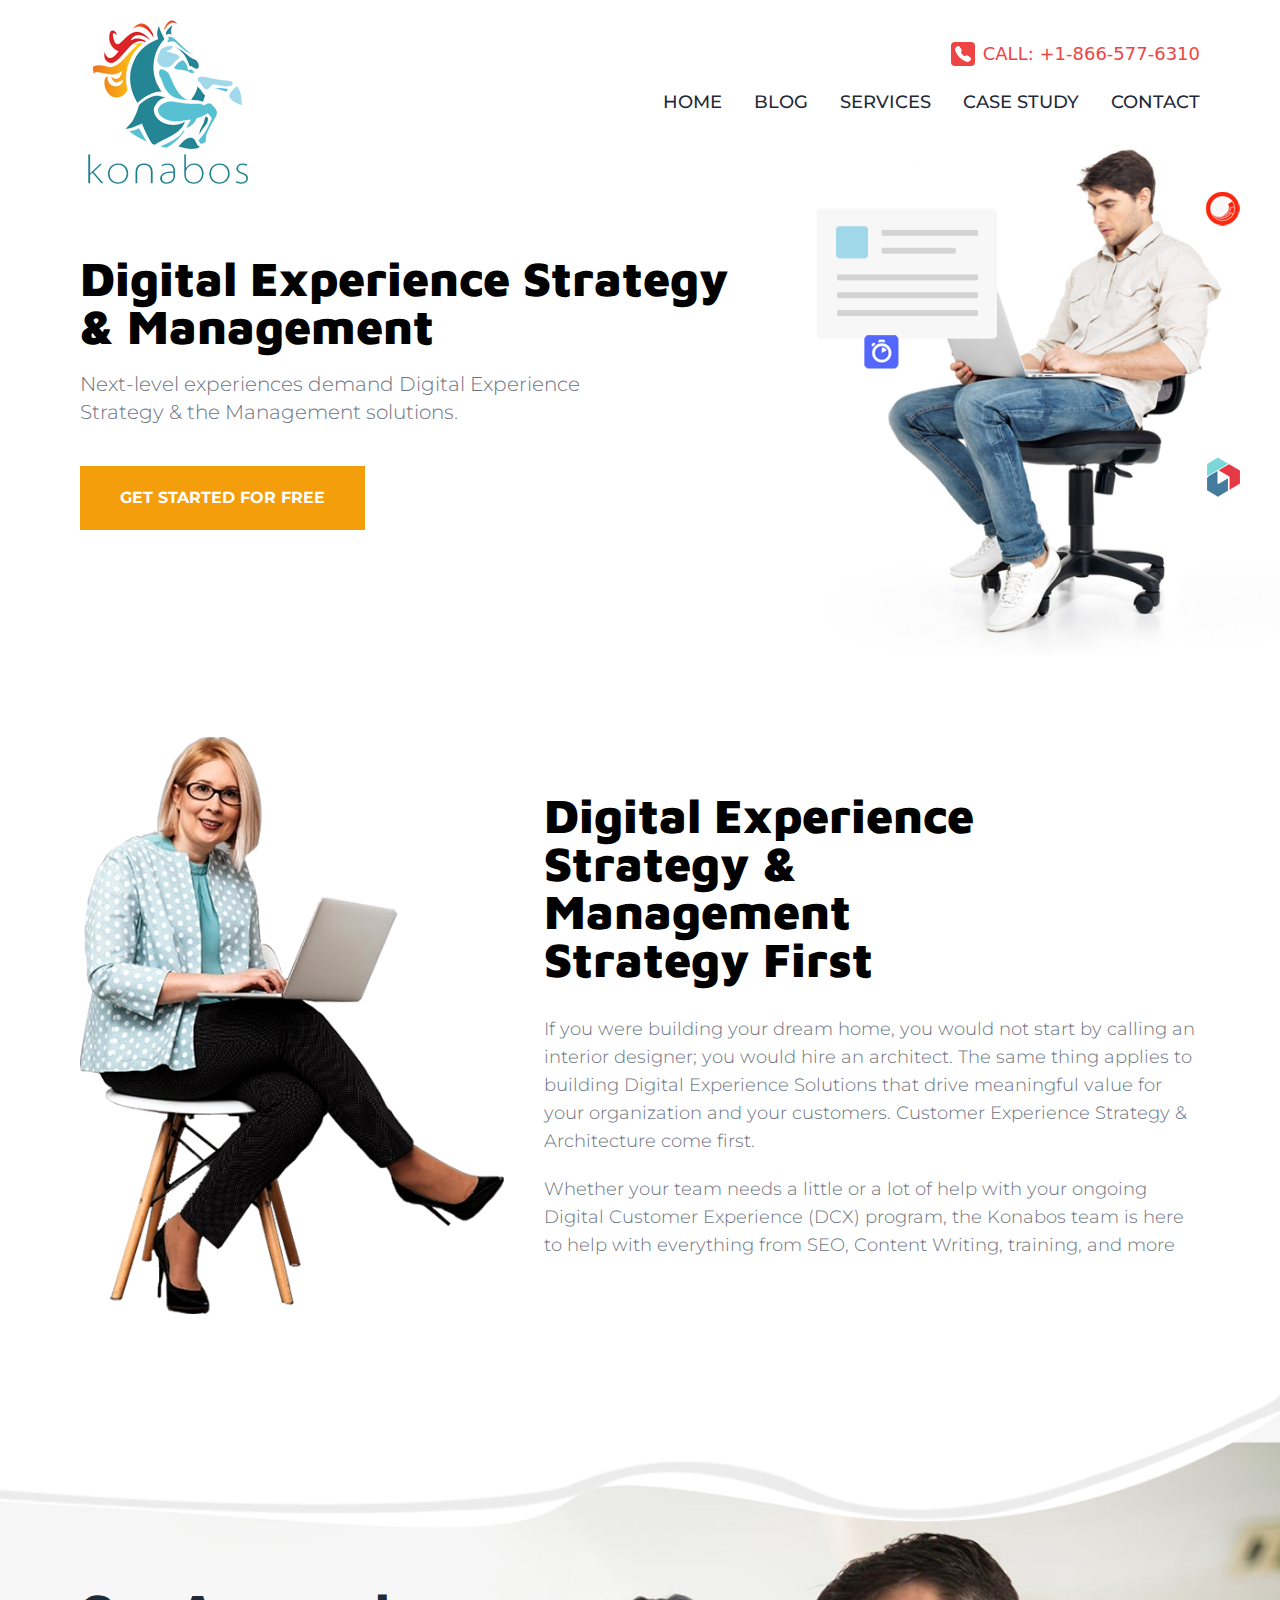
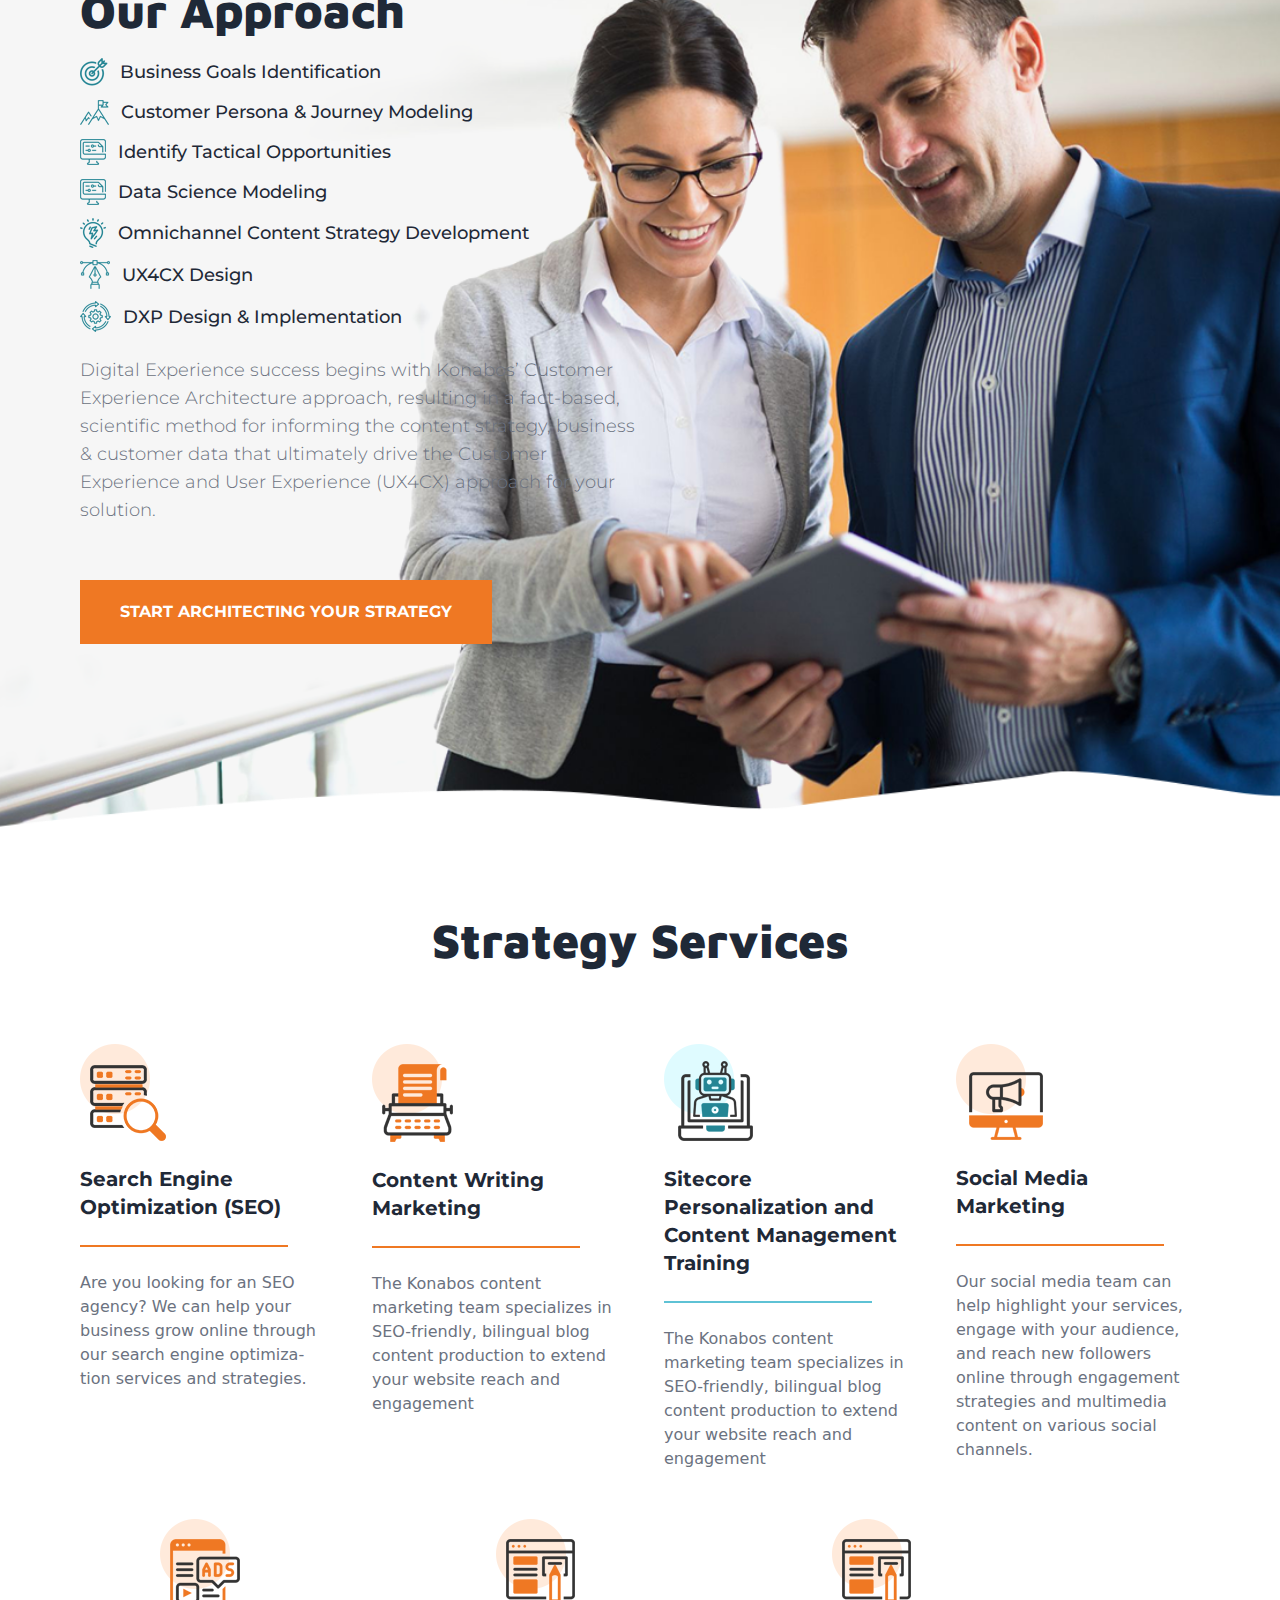
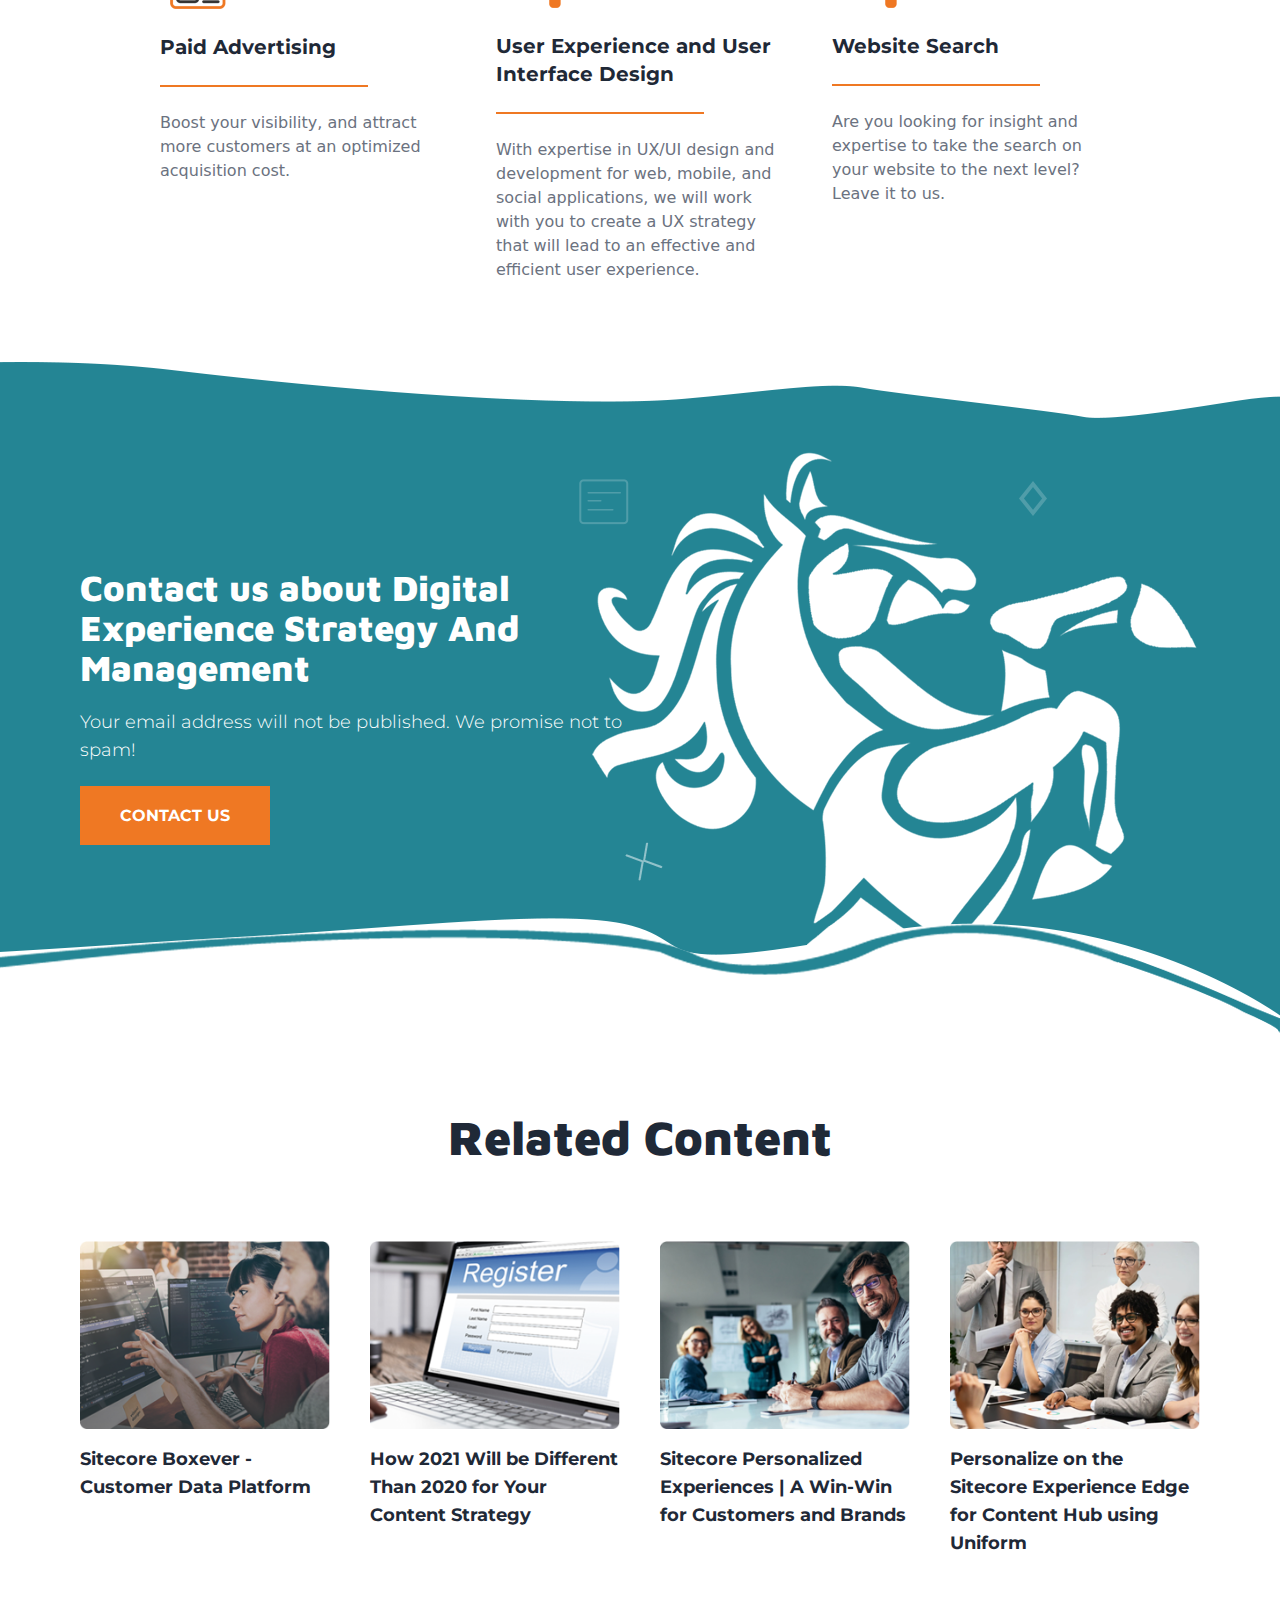
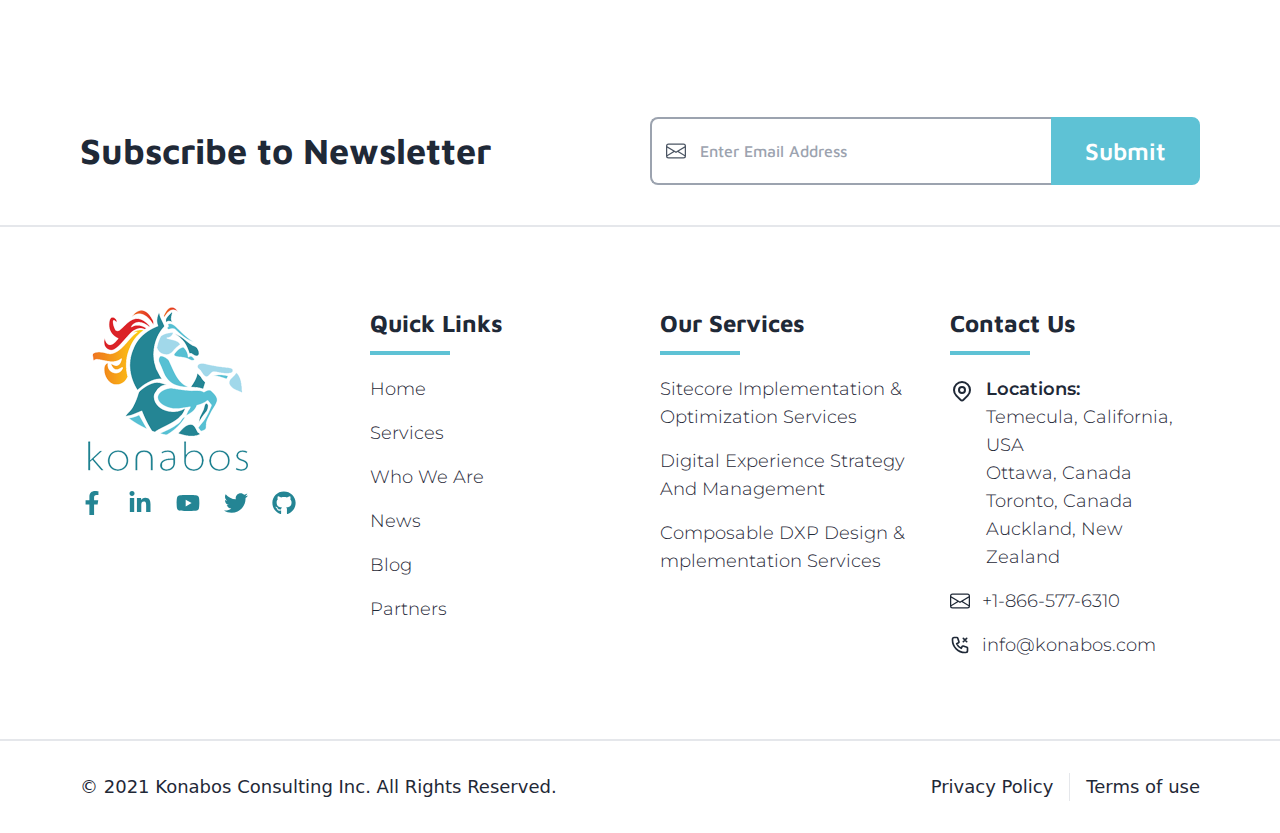
<file: services.html>
<!DOCTYPE html>
<html lang="en">
	<head>
		<meta charset="utf-8">
		<meta name="viewport" content="width=device-width, initial-scale=1, shrink-to-fit=no">
		<!-- Company Name -->
		<title>Konabos</title>
		<!-- Company Icon -->
		<link rel="icon" href="images/logo.png">
		<!-- Tailwind-Css -->
		<link rel="stylesheet" href="css/tailwind.min.css">
		<!-- CUSTOM-Css -->
		<link rel="stylesheet" href="css/style.css">

		<style>
			/*------------------media quary----------------------*/
			@media(min-width:1024px) {
				#id2{
					min-height: 900px;
					background-image: url(images/services/bg1.png);
				}
				#id3{
					min-height: 671px;
					background-image: url(images/services/bg2.png);
				}
				
			}
		</style>
	</head>
	<body>
		<!-- ==Header Section == -->
		<header class=" absolute top-0 left-0 right-0 ">
			<!----Main nav--->
			<nav class="px-5 py-5 sm:px-10 lg:px-20 2xl:px-0 max-w-1245 mx-auto">
				<div class="flex justify-between">
					<!---logo--->
					<div class="flex items-center">
						<!---Logo---->
						<a href="index.html">
							<img height="100%" width="100%" class="hidden lg:block w-auto h-auto ml-2" src="images/logo.png" alt="Logo">
							<img height="100%" width="100%" class="lg:hidden block w-1/2 h-auto ml-2" src="images/logo_mobile.png" alt="Logo">
						</a>
					</div>
					<!---menu center---->
					<div class=" hidden xl:block">
						<!---->
						<div class="py-5">
							<a class=" flex items-center justify-end text-red-500 text-lg uppercase font-medium" href="tel:+1-866-577-6310">
								<!---->
								<i class=" bg-red-500 p-1 rounded text-white mr-2 font-medium">
									<svg xmlns="http://www.w3.org/2000/svg" fill="currentColor" class="h-4 w-4" viewBox="0 0 16 16">
									<path fill-rule="evenodd" d="M1.885.511a1.745 1.745 0 0 1 2.61.163L6.29 2.98c.329.423.445.974.315 1.494l-.547 2.19a.678.678 0 0 0 .178.643l2.457 2.457a.678.678 0 0 0 .644.178l2.189-.547a1.745 1.745 0 0 1 1.494.315l2.306 1.794c.829.645.905 1.87.163 2.611l-1.034 1.034c-.74.74-1.846 1.065-2.877.702a18.634 18.634 0 0 1-7.01-4.42 18.634 18.634 0 0 1-4.42-7.009c-.362-1.03-.037-2.137.703-2.877L1.885.511z"/>
									</svg>
								</i>
								<!---->
								<p>Call: +1-866-577-6310</p>
							</a>
						</div>
						<!---->
						<ul class=" flex items-center space-x-8 text-lg text-gray-800 uppercase font-medium font-montserrat">
							<!---->
							<li>
								<a href="index.html">HOME</a>
							</li>
							<!---->
							<li>
								<a href="blog.html">BLOG</a>
							</li>
							<!---->
							<li>
								<a href="services.html">SERVICES</a>
							</li>
							<!---->
							<li>
								<a href="case-study.html">case study</a>
							</li>
							<!---->
							<li>
								<a href="contact-us.html">contact</a>
							</li>
						</ul>
					</div>
					<!---mobile menu---->
					<button aria-label="right Align" class="xl:hidden block text-black">
						<svg xmlns="http://www.w3.org/2000/svg" class="h-10 w-10" fill="none" viewBox="0 0 24 24" stroke="currentColor">
						<path stroke-linecap="round" stroke-linejoin="round" stroke-width="2" d="M4 6h16M4 12h16M4 18h16" />
						</svg>
					</button>
				</div>
			</nav>
		</header>
		<!-- ==Main Section == -->
		<main class=" overflow-hidden">
			<!-----=====Sec 001=======----->
			<section class=" overflow-hidden">
				<!---->
				<div class="px-5 sm:px-10 lg:px-20 2xl:px-0 max-w-1245 mx-auto grid lg:grid-cols-5 grid-cols-1 lg:gap-0 gap-10 pt-32 pb-20">
					<!--01-->
					<div class="lg:col-span-3 flex items-center relative lg:order-1 order-2">
						<!---->
						<div>
							<!---->
							<h1 class=" font-mavenpro font-black 2xl:text-6xl lg:text-5xl md:text-4xl text-3xl">Digital Experience Strategy & Management</h1>
							<!---->
							<p class=" md:text-xl text-sm text-gray-500 my-5 font-light font-montserrat xl:w-11/12 xl:pr-16">Next-level experiences demand Digital Experience Strategy & the Management solutions. </p>
							<!---->
							<div class="mt-10 block ">
								<a class="md:text-base inline-block duration-500 transform hover:-translate-y-3 text-sm font-bold px-10 font-montserrat md:py-5 py-4 bg-yellow-500 text-white md:mr-4" href="#">GET STARTED FOR FREE</a>
							</div>
						</div>
					</div>
					<!--02-->
					<div class="lg:col-span-2 lg:-mr-20 -ml-20 lg:ml-0 relative lg:order-2 order-1">
						<img height="100%" width="100%" class="lg:w-auto sm:w-1/2 w-3/4 h-auto mx-auto" src="images/services/1.png" alt="//">
						<!--images-->
						<div>
							<!---->
							<div class=" absolute lg:top-20 top-10 lg:left-16 left-20">
								<img height="100%" width="100%" class="md:w-auto w-1/4 h-auto" src="images/home/2.png" alt="//">
							</div>
							<!---->
							<div class=" absolute lg:top-16 top-10 lg:right-10 right-0">
								<img height="100%" width="100%" class="md:w-auto w-1/2 h-auto" src="images/blog/8.png" alt="//">
							</div>
							<!---->
							<div class=" absolute lg:bottom-40 bottom-5 lg:right-10 right-0">
								<img height="100%" width="100%" class="md:w-auto w-1/2 h-auto" src="images/blog/7.png" alt="//">
							</div>
							<!---->
							<div class=" absolute lg:bottom-72 bottom-40 lg:left-28 left-20">
								<img height="100%" width="100%" class="md:w-auto w-1/2 h-auto" src="images/blog/10.png" alt="//">
							</div>
						</div>
					</div>
				</div>
				<!---->
				<div class="px-5 sm:px-10 lg:px-20 2xl:px-0 max-w-1245 mx-auto grid lg:grid-cols-5 grid-cols-1 gap-10 pb-20">
					<!--01-->
					<div class="lg:col-span-2 relative">
						<img height="100%" width="100%" class="lg:w-auto sm:w-1/2 w-3/4 h-auto mx-auto" src="images/services/2.png" alt="//">
					</div>
					<!--02-->
					<div class="lg:col-span-3 flex items-center relative">
						<!---->
						<div>
							<!---->
							<h1 class=" font-mavenpro font-black xl:text-5xl md:text-3xl text-2xl lg:w-4/5">Digital Experience Strategy & Management Strategy First</h1>
							<!---->
							<p class=" md:text-lg text-sm text-gray-500 mt-8 font-light font-montserrat">If you were building your dream home, you would not start by calling an interior designer; you would hire an architect. The same thing applies to building Digital Experience Solutions that drive meaningful value for your organization and your customers.  Customer Experience Strategy & Architecture come first.</p>
							<!---->
							<p class=" md:text-lg text-sm text-gray-500 mt-5 font-light font-montserrat">Whether your team needs a little or a lot of help with your ongoing Digital Customer Experience (DCX) program, the Konabos team is here to help with everything from SEO, Content Writing, training, and more</p>
						</div>
					</div>
				</div>
			</section>
			<!-----=====Sec 002=======----->
			<section id="id2" class="w-full relative bg-cover bg-no-repeat bg-right" >
				<!---->
				<div class=" lg:hidden block">
					<img height="100%" width="100%" class="w-full h-auto mx-auto" src="images/services/21.png" alt="//">
				</div>
				<!---->
				<div class="px-5 sm:px-10 lg:px-20 2xl:px-0 max-w-1245 mx-auto grid lg:grid-cols-2 grid-cols-1 xl:py-48 lg:py-32 py-10 pb-20 sm:pb-40 lg:pb-0">
					<!---->
					<div>
						<!---->
						<h1 class=" xl:text-5xl md:text-4xl text-3xl font-mavenpro font-black text-gray-800">Our Approach </h1>
						<!---->
						<ul class="my-6 lg:text-lg text-sm text-gray-800 font-medium font-montserrat space-y-3">
							<!---->
							<li class=" flex items-center">
								<!---->
								<img height="100%" width="100%" class="w-auto h-auto mr-3" src="images/services/14.png" alt="//">
								<!---->
								<p>Business Goals Identification </p>
							</li>
							<!---->
							<li class=" flex items-center">
								<!---->
								<img height="100%" width="100%" class="w-auto h-auto mr-3" src="images/services/15.png" alt="//">
								<!---->
								<p>Customer Persona & Journey Modeling </p>
							</li>
							<!---->
							<li class=" flex items-center">
								<!---->
								<img height="100%" width="100%" class="w-auto h-auto mr-3" src="images/services/16.png" alt="//">
								<!---->
								<p>Identify Tactical Opportunities </p>
							</li>
							<!---->
							<li class=" flex items-center">
								<!---->
								<img height="100%" width="100%" class="w-auto h-auto mr-3" src="images/services/17.png" alt="//">
								<!---->
								<p>Data Science Modeling </p>
							</li>
							<!---->
							<li class=" flex items-center">
								<!---->
								<img height="100%" width="100%" class="w-auto h-auto mr-3" src="images/services/18.png" alt="//">
								<!---->
								<p>Omnichannel Content Strategy Development</p>
							</li>
							<!---->
							<li class=" flex items-center">
								<!---->
								<img height="100%" width="100%" class="w-auto h-auto mr-3" src="images/services/19.png" alt="//">
								<!---->
								<p>UX4CX Design </p>
							</li>
							<!---->
							<li class=" flex items-center">
								<!---->
								<img height="100%" width="100%" class="w-auto h-auto mr-3" src="images/services/20.png" alt="//">
								<!---->
								<p>DXP Design & Implementation </p>
							</li>
						</ul>
						<!---->
						<p class=" lg:text-lg text-sm font-light text-gray-500 font-montserrat 2xl:-mr-10">Digital Experience success begins with Konabos’ Customer Experience Architecture approach, resulting in a fact-based, scientific method for informing the content strategy, business & customer data that ultimately drive the Customer Experience and User Experience (UX4CX) approach for your solution. </p>
						<!---->
						<div class="mt-14 block ">
							<a class="md:text-base sm:inline-block block text-sm font-bold sm:px-10 sm:w-auto text-center w-full font-montserrat md:py-5 py-4 bg-orrange-500 text-white uppercase" href="#">Start Architecting Your Strategy</a>
						</div>
					</div>
				</div>
				<!---->
				<div class=" absolute left-0 right-0 bottom-0 lg:hidden block">
					<img height="100%" width="100%" class="w-full h-auto" src="images/services/26.png" alt="//">
				</div>
			</section>
			<!-----=====Sec 003=======----->
			<section>
				<!--hero text-->
				<div class=" text-center pt-20">
					<h1 class=" xl:text-5xl md:text-4xl text-3xl font-mavenpro font-black text-gray-800">Strategy Services</h1>
				</div>
				<!---->
				<div class="py-20 px-5 sm:px-10 lg:px-20 2xl:px-0 max-w-1245 sm:mx-auto grid xl:grid-cols-4 md:grid-cols-2 grid-cols-1 gap-12">
					<!---->
					<a href="#">
						<!---->
						<div class="2xl:pl-6">
							<img height="100%" width="100%" class="w-auto h-auto mx-auto sm:mx-0" src="images/services/3.png" alt="//">
							<!---->
							<h1 class="lg:text-xl text-lg font-bold font-montserrat my-6 text-gray-800">Search Engine Optimization (SEO)</h1>
						</div>
						<!---->
						<div class="w-52 h-0.5 bg-orrange-500"></div>
						<!---->
						<div class="2xl:pl-6 pt-6">
							<p class="lg:text-base text-sm font-semiboldfont-montserrat text-gray-500">Are you looking for an SEO agency? We can help your business grow online through our search engine optimiza-tion services and strategies.</p>
						</div>
					</a>
					<!---->
					<a href="#">
						<!---->
						<div class="2xl:pl-6">
							<img height="100%" width="100%" class="w-auto h-auto mx-auto sm:mx-0" src="images/services/4.png" alt="//">
							<!---->
							<h1 class="lg:text-xl text-lg font-bold font-montserrat my-6 text-gray-800">Content Writing Marketing</h1>
						</div>
						<!---->
						<div class="w-52 h-0.5 bg-orrange-500"></div>
						<!---->
						<div class="2xl:pl-6 pt-6">
							<p class="lg:text-base text-sm font-semiboldfont-montserrat text-gray-500">The Konabos content marketing team specializes in SEO-friendly, bilingual blog content production to extend your website reach and engagement</p>
						</div>
					</a>
					<!---->
					<a href="#">
						<!---->
						<div class="2xl:pl-6">
							<img height="100%" width="100%" class="w-auto h-auto mx-auto sm:mx-0" src="images/services/5.png" alt="//">
							<!---->
							<h1 class="lg:text-xl text-lg font-bold font-montserrat my-6 text-gray-800">Sitecore Personalization and Content Management Training</h1>
						</div>
						<!---->
						<div class="w-52 h-0.5 bg-ocean-blue-500"></div>
						<!---->
						<div class="2xl:pl-6 pt-6">
							<p class="lg:text-base text-sm font-semiboldfont-montserrat text-gray-500">The Konabos content marketing team specializes in SEO-friendly, bilingual blog content production to extend your website reach and engagement</p>
						</div>
					</a>
					<!---->
					<a href="#">
						<!---->
						<div class="2xl:px-6">
							<img height="100%" width="100%" class="w-auto h-auto mx-auto sm:mx-0" src="images/services/6.png" alt="//">
							<!---->
							<h1 class="lg:text-xl text-lg font-bold font-montserrat my-6 text-gray-800">Social Media Marketing</h1>
						</div>
						<!---->
						<div class="w-52 h-0.5 bg-orrange-500"></div>
						<!---->
						<div class="2xl:px-6 pt-6">
							<p class="lg:text-base text-sm font-semiboldfont-montserrat text-gray-500">Our social media team can help highlight your services, engage with your audience, and reach new followers online through engagement strategies and multimedia content on various social channels.</p>
						</div>
					</a>
					<!---->
					<div class="grid xl:grid-cols-3 md:grid-cols-2 grid-cols-1 gap-12 xl:col-span-4 md:col-span-2 2xl:px-48 xl:px-20">
						<!---->
						<a href="#">
							<!---->
							<div class="2xl:pl-6">
								<img height="100%" width="100%" class="w-auto h-auto mx-auto sm:mx-0" src="images/services/7.png" alt="//">
								<!---->
								<h1 class="lg:text-xl text-lg font-bold font-montserrat my-6 text-gray-800 2xl:pr-20">Paid Advertising</h1>
							</div>
							<!---->
							<div class="w-52 h-0.5 bg-orrange-500"></div>
							<!---->
							<div class="2xl:pl-6 pt-6">
								<p class="lg:text-base text-sm font-semiboldfont-montserrat text-gray-500">Boost your visibility, and attract more customers at an optimized acquisition cost.</p>
							</div>
						</a>
						<!---->
						<a href="#">
							<!---->
							<div class="2xl:px-6">
								<img height="100%" width="100%" class="w-auto h-auto mx-auto sm:mx-0" src="images/services/8.png" alt="//">
								<!---->
								<h1 class="lg:text-xl text-lg font-bold font-montserrat my-6 text-gray-800">User Experience and User Interface Design</h1>
							</div>
							<!---->
							<div class="w-52 h-0.5 bg-orrange-500"></div>
							<!---->
							<div class="2xl:px-6 pt-6">
								<p class="lg:text-base text-sm font-semiboldfont-montserrat text-gray-500">With expertise in UX/UI design and development for web, mobile, and social applications, we will work with you to create a UX strategy that will lead to an effective and efficient user experience. </p>
							</div>
						</a>
						<!---->
						<a href="#">
							<!---->
							<div class="2xl:pl-6">
								<img height="100%" width="100%" class="w-auto h-auto mx-auto sm:mx-0" src="images/services/8.png" alt="//">
								<!---->
								<h1 class="lg:text-xl text-lg font-bold font-montserrat my-6 text-gray-800 2xl:pr-20">Website Search</h1>
							</div>
							<!---->
							<div class="w-52 h-0.5 bg-orrange-500"></div>
							<!---->
							<div class="2xl:pl-6 pt-6">
								<p class="lg:text-base text-sm font-semiboldfont-montserrat text-gray-500">Are you looking for insight and expertise to take the search on your website to the next level? Leave it to us.</p>
							</div>
						</a>
					</div>
				</div>
			</section>
			<!-----=====Sec 002=======----->
			<section id="id3" class="w-full relative bg-cover bg-no-repeat bg-right lg:flex items-center" >
				<!---->
				<div class="lg:hidden block">
					<img height="100%" width="100%" class="w-full h-auto mx-auto" src="images/services/bg2m.png" alt="//">
				</div>
				<!---->
				<div class="pl-5 sm:pl-10 lg:pl-20 2xl:pl-0 max-w-1245 mx-auto grid lg:grid-cols-2 grid-cols-1 pb-20 sm:pb-40 lg:pb-0">
					<!---->
					<div class=" lg:text-white">
						<!---->
						<div>
							<!---->
							<h1 class=" font-mavenpro font-black 2xl:text-5xl lg:text-4xl md:text-3xl text-2xl">Contact us about Digital Experience Strategy And Management</h1>
							<!---->
							<p class=" md:text-lg text-sm my-5 font-light font-montserrat">Your email address will not be published. We promise not to spam!</p>
							<!---->
							<div class="mt-10 block ">
								<a class="md:text-base text-sm font-bold px-10 font-montserrat md:py-5 py-4 bg-orrange-500 text-white uppercase" href="#">Contact Us</a>
							</div>
						</div>
					</div>
				</div>
				<!---->
				<div class=" absolute left-0 right-0 bottom-0 lg:hidden block">
					<img height="100%" width="100%" class="w-full h-auto" src="images/services/25.png" alt="//">
				</div>
			</section>
			<!-----=====Sec 005=======----->
			<section>
				<!--hero text-->
				<div class=" text-center pt-20">
					<h1 class=" xl:text-5xl md:text-4xl text-3xl font-mavenpro font-black text-gray-800">Related Content</h1>
				</div>
				<!---->
				<div class="py-20 px-5 sm:px-10 lg:px-20 2xl:px-0 max-w-1245 sm:mx-auto grid xl:grid-cols-4 md:grid-cols-2 grid-cols-1 gap-10">
					<!---->
					<a href="#">
						<!---->
						<div>
							<img height="100%" width="100%" class="w-full h-auto" src="images/services/10.png" alt="//">
							<!---->
							<h1 class="lg:text-lg text-base font-bold font-montserrat mt-4 text-gray-800">Sitecore Boxever - Customer Data Platform</h1>
						</div>
					</a>
					<!---->
					<a href="#">
						<!---->
						<div>
							<img height="100%" width="100%" class="w-full h-auto" src="images/services/11.png" alt="//">
							<!---->
							<h1 class="lg:text-lg text-base font-bold font-montserrat mt-4 text-gray-800 2xl:pr-10">How 2021 Will be Different Than 2020 for Your Content Strategy </h1>
						</div>
					</a>
					<!---->
					<a href="#">
						<!---->
						<div>
							<img height="100%" width="100%" class="w-full h-auto" src="images/services/12.png" alt="//">
							<!---->
							<h1 class="lg:text-lg text-base font-bold font-montserrat mt-4 text-gray-800">Sitecore Personalized Experiences | A Win-Win for Customers and Brands</h1>
						</div>
					</a>
					<!---->
					<a href="#">
						<!---->
						<div>
							<img height="100%" width="100%" class="w-full h-auto" src="images/services/13.png" alt="//">
							<!---->
							<h1 class="lg:text-lg text-base font-bold font-montserrat mt-4 text-gray-800">Personalize on the Sitecore Experience Edge for Content Hub using Uniform</h1>
						</div>
					</a>
				</div>
			</section>
		</main>
		<!-- ==Footer Section == -->
		<footer>
			<!----001---->
			<div class=" flex lg:flex-row flex-col gap-5 items-center justify-between font-mavenpro text-gray-800 px-5 py-5 sm:px-10 lg:px-20 2xl:px-0 max-w-1245 mx-auto pt-20 pb-10">
				<!---->
				<div class=" w-full">
					<h1 class="xl:text-4xl md:text-3xl text-2xl font-bold">Subscribe to Newsletter</h1>
				</div>
				<!---->
				<div class=" w-full">
					<form class="w-full flex items-center" action="#">
						<!--form-->
						<div class="w-full relative">
							<input aria-label="form" class="w-full border-2 border-gray-400 border-r-0 font-medium text-gray-500 focus:outline-none rounded-l-lg pl-12 p-5 md:py-5 py-4 plceholder-gray-400" type="email" placeholder="Enter Email Address">
							<span class="text-gray-600 absolute left-4 top-0 bottom-0 flex items-center">
								<svg xmlns="http://www.w3.org/2000/svg" fill="currentColor" class="h-5 w-5" viewBox="0 0 16 16">
								<path d="M0 4a2 2 0 0 1 2-2h12a2 2 0 0 1 2 2v8a2 2 0 0 1-2 2H2a2 2 0 0 1-2-2V4zm2-1a1 1 0 0 0-1 1v.217l7 4.2 7-4.2V4a1 1 0 0 0-1-1H2zm13 2.383-4.758 2.855L15 11.114v-5.73zm-.034 6.878L9.271 8.82 8 9.583 6.728 8.82l-5.694 3.44A1 1 0 0 0 2 13h12a1 1 0 0 0 .966-.739zM1 11.114l4.758-2.876L1 5.383v5.73z"/>
								</svg>
							</span>
						</div>
						<!--button-->
						<button aria-label="submit" type="submit" class="bg-ocean-blue-500 border-2 border-ocean-blue-500 px-8 py-4 rounded-r-lg text-white font-semibold md:text-2xl">Submit</button>
					</form>
				</div>
			</div>
			<!----002---->
			<div class="text-gray-800 px-5 py-5 font-monste sm:px-10 lg:px-20 2xl:px-0 max-w-1245 mx-auto py-20 border-t-2 border-b-2  grid lg:grid-cols-4 sm:grid-cols-2 grid-cols-1 gap-10">
				<!---->
				<div>
					<!---Logo---->
					<a href="index.html">
						<img height="100%" width="100%" class="2xl:w-3/4 w-auto h-auto ml-2" src="images/logo.png" alt="Logo">
					</a>
					<!---social icon---->
					<div class=" flex items-center mt-5 text-ocean-blue-500">
						<!---->
						<a aria-label="social-icon" class="mr-6" href="#">
							<svg xmlns="http://www.w3.org/2000/svg" aria-hidden="true" focusable="false" data-prefix="fab" data-icon="facebook-f" class="h-6 w-6" role="img" viewBox="0 0 320 512"><path fill="currentColor" d="M279.14 288l14.22-92.66h-88.91v-60.13c0-25.35 12.42-50.06 52.24-50.06h40.42V6.26S260.43 0 225.36 0c-73.22 0-121.08 44.38-121.08 124.72v70.62H22.89V288h81.39v224h100.17V288z"/></svg>
						</a>
						<!---->
						<a aria-label="social-icon" class="mr-6" href="#">
							<svg xmlns="http://www.w3.org/2000/svg" aria-hidden="true" focusable="false" data-prefix="fab" data-icon="linkedin-in" class="h-6 w-6" role="img" viewBox="0 0 448 512"><path fill="currentColor" d="M100.28 448H7.4V148.9h92.88zM53.79 108.1C24.09 108.1 0 83.5 0 53.8a53.79 53.79 0 0 1 107.58 0c0 29.7-24.1 54.3-53.79 54.3zM447.9 448h-92.68V302.4c0-34.7-.7-79.2-48.29-79.2-48.29 0-55.69 37.7-55.69 76.7V448h-92.78V148.9h89.08v40.8h1.3c12.4-23.5 42.69-48.3 87.88-48.3 94 0 111.28 61.9 111.28 142.3V448z"/></svg>
						</a>
						<!---->
						<a aria-label="social-icon" class="mr-6" href="#">
							<svg xmlns="http://www.w3.org/2000/svg" aria-hidden="true" focusable="false" data-prefix="fab" data-icon="youtube" class="h-6 w-6" role="img" viewBox="0 0 576 512"><path fill="currentColor" d="M549.655 124.083c-6.281-23.65-24.787-42.276-48.284-48.597C458.781 64 288 64 288 64S117.22 64 74.629 75.486c-23.497 6.322-42.003 24.947-48.284 48.597-11.412 42.867-11.412 132.305-11.412 132.305s0 89.438 11.412 132.305c6.281 23.65 24.787 41.5 48.284 47.821C117.22 448 288 448 288 448s170.78 0 213.371-11.486c23.497-6.321 42.003-24.171 48.284-47.821 11.412-42.867 11.412-132.305 11.412-132.305s0-89.438-11.412-132.305zm-317.51 213.508V175.185l142.739 81.205-142.739 81.201z"/></svg>
						</a>
						<!---->
						<a aria-label="social-icon" class="mr-6" href="#">
							<svg xmlns="http://www.w3.org/2000/svg" aria-hidden="true" focusable="false" data-prefix="fab" data-icon="twitter" class="h-6 w-6" role="img" viewBox="0 0 512 512"><path fill="currentColor" d="M459.37 151.716c.325 4.548.325 9.097.325 13.645 0 138.72-105.583 298.558-298.558 298.558-59.452 0-114.68-17.219-161.137-47.106 8.447.974 16.568 1.299 25.34 1.299 49.055 0 94.213-16.568 130.274-44.832-46.132-.975-84.792-31.188-98.112-72.772 6.498.974 12.995 1.624 19.818 1.624 9.421 0 18.843-1.3 27.614-3.573-48.081-9.747-84.143-51.98-84.143-102.985v-1.299c13.969 7.797 30.214 12.67 47.431 13.319-28.264-18.843-46.781-51.005-46.781-87.391 0-19.492 5.197-37.36 14.294-52.954 51.655 63.675 129.3 105.258 216.365 109.807-1.624-7.797-2.599-15.918-2.599-24.04 0-57.828 46.782-104.934 104.934-104.934 30.213 0 57.502 12.67 76.67 33.137 23.715-4.548 46.456-13.32 66.599-25.34-7.798 24.366-24.366 44.833-46.132 57.827 21.117-2.273 41.584-8.122 60.426-16.243-14.292 20.791-32.161 39.308-52.628 54.253z"/></svg>
						</a>
						<!---->
						<a aria-label="share-icon" href="#">
							<svg xmlns="http://www.w3.org/2000/svg" aria-hidden="true" focusable="false" data-prefix="fab" data-icon="github" class="h-6 w-6" role="img" viewBox="0 0 496 512"><path fill="currentColor" d="M165.9 397.4c0 2-2.3 3.6-5.2 3.6-3.3.3-5.6-1.3-5.6-3.6 0-2 2.3-3.6 5.2-3.6 3-.3 5.6 1.3 5.6 3.6zm-31.1-4.5c-.7 2 1.3 4.3 4.3 4.9 2.6 1 5.6 0 6.2-2s-1.3-4.3-4.3-5.2c-2.6-.7-5.5.3-6.2 2.3zm44.2-1.7c-2.9.7-4.9 2.6-4.6 4.9.3 2 2.9 3.3 5.9 2.6 2.9-.7 4.9-2.6 4.6-4.6-.3-1.9-3-3.2-5.9-2.9zM244.8 8C106.1 8 0 113.3 0 252c0 110.9 69.8 205.8 169.5 239.2 12.8 2.3 17.3-5.6 17.3-12.1 0-6.2-.3-40.4-.3-61.4 0 0-70 15-84.7-29.8 0 0-11.4-29.1-27.8-36.6 0 0-22.9-15.7 1.6-15.4 0 0 24.9 2 38.6 25.8 21.9 38.6 58.6 27.5 72.9 20.9 2.3-16 8.8-27.1 16-33.7-55.9-6.2-112.3-14.3-112.3-110.5 0-27.5 7.6-41.3 23.6-58.9-2.6-6.5-11.1-33.3 2.6-67.9 20.9-6.5 69 27 69 27 20-5.6 41.5-8.5 62.8-8.5s42.8 2.9 62.8 8.5c0 0 48.1-33.6 69-27 13.7 34.7 5.2 61.4 2.6 67.9 16 17.7 25.8 31.5 25.8 58.9 0 96.5-58.9 104.2-114.8 110.5 9.2 7.9 17 22.9 17 46.4 0 33.7-.3 75.4-.3 83.6 0 6.5 4.6 14.4 17.3 12.1C428.2 457.8 496 362.9 496 252 496 113.3 383.5 8 244.8 8zM97.2 352.9c-1.3 1-1 3.3.7 5.2 1.6 1.6 3.9 2.3 5.2 1 1.3-1 1-3.3-.7-5.2-1.6-1.6-3.9-2.3-5.2-1zm-10.8-8.1c-.7 1.3.3 2.9 2.3 3.9 1.6 1 3.6.7 4.3-.7.7-1.3-.3-2.9-2.3-3.9-2-.6-3.6-.3-4.3.7zm32.4 35.6c-1.6 1.3-1 4.3 1.3 6.2 2.3 2.3 5.2 2.6 6.5 1 1.3-1.3.7-4.3-1.3-6.2-2.2-2.3-5.2-2.6-6.5-1zm-11.4-14.7c-1.6 1-1.6 3.6 0 5.9 1.6 2.3 4.3 3.3 5.6 2.3 1.6-1.3 1.6-3.9 0-6.2-1.4-2.3-4-3.3-5.6-2z"/></svg>
						</a>
					</div>
				</div>
				<!---->
				<div class="flex 2xl:justify-center">
					<ul class="text-lg font-montserrat space-y-4 font-light">
						<li class="mb-5">
							<h1 class=" text-2xl font-mavenpro font-bold pb-3">Quick Links</h1>
							<div class="h-1 w-20 bg-ocean-blue-500"></div>
						</li>
						<li>
							<a href="#">Home</a>
						</li>
						<li>
							<a href="#">Services</a>
						</li>
						<li>
							<a href="#">Who We Are</a>
						</li>
						<li>
							<a href="#">News</a>
						</li>
						<li>
							<a href="#">Blog</a>
						</li>
						<li>
							<a href="#">Partners</a>
						</li>
					</ul>
				</div>
				<!---->
				<div class="flex 2xl:justify-center">
					<ul class="text-lg font-montserrat space-y-4 font-light">
						<li class="mb-5">
							<h1 class=" text-2xl font-mavenpro font-bold pb-3">Our Services</h1>
							<div class="h-1 w-20 bg-ocean-blue-500"></div>
						</li>
						<li>Sitecore Implementation & <br>Optimization Services</li>
						<li>Digital Experience Strategy <br>And Management</li>
						<li>Composable DXP Design & <br>mplementation Services</li>
					</ul>
				</div>
				<!---->
				<div class="flex 2xl:justify-end">
					<ul class="text-lg font-montserrat space-y-4 font-light">
						<li class="mb-5">
							<h1 class=" text-2xl font-mavenpro font-bold pb-3">Contact Us</h1>
							<div class="h-1 w-20 bg-ocean-blue-500"></div>
						</li>
						<!---->
						<li class=" flex">
							<!---->
							<i><svg xmlns="http://www.w3.org/2000/svg" class="h-6 w-6 mt-1 mr-3" fill="none" viewBox="0 0 24 24" stroke="currentColor">
							<path stroke-linecap="round" stroke-linejoin="round" stroke-width="2" d="M17.657 16.657L13.414 20.9a1.998 1.998 0 01-2.827 0l-4.244-4.243a8 8 0 1111.314 0z" />
							<path stroke-linecap="round" stroke-linejoin="round" stroke-width="2" d="M15 11a3 3 0 11-6 0 3 3 0 016 0z" />
							</svg></i>
							<!---->
							<ul>
								<li class=" font-semibold">Locations:</li>
								<li>Temecula, California, USA</li>
								<li>Ottawa, Canada</li>
								<li>Toronto, Canada</li>
								<li>Auckland, New Zealand</li>
							</ul>
						</li>
						<!---->
						<li class=" flex items-center">
							<!---->
							<svg xmlns="http://www.w3.org/2000/svg" fill="currentColor" class="h-5 w-5 mr-3" viewBox="0 0 16 16">
							<path d="M0 4a2 2 0 0 1 2-2h12a2 2 0 0 1 2 2v8a2 2 0 0 1-2 2H2a2 2 0 0 1-2-2V4zm2-1a1 1 0 0 0-1 1v.217l7 4.2 7-4.2V4a1 1 0 0 0-1-1H2zm13 2.383-4.758 2.855L15 11.114v-5.73zm-.034 6.878L9.271 8.82 8 9.583 6.728 8.82l-5.694 3.44A1 1 0 0 0 2 13h12a1 1 0 0 0 .966-.739zM1 11.114l4.758-2.876L1 5.383v5.73z"/>
							</svg>
							<!---->
							<a href="tel:+1-866-577-6310">+1-866-577-6310</a>
						</li>
						<!---->
						<li class=" flex items-center">
							<!---->
							<svg xmlns="http://www.w3.org/2000/svg" class="h-5 w-5 mr-3" fill="none" viewBox="0 0 24 24" stroke="currentColor">
							<path stroke-linecap="round" stroke-linejoin="round" stroke-width="2" d="M16 8l2-2m0 0l2-2m-2 2l-2-2m2 2l2 2M5 3a2 2 0 00-2 2v1c0 8.284 6.716 15 15 15h1a2 2 0 002-2v-3.28a1 1 0 00-.684-.948l-4.493-1.498a1 1 0 00-1.21.502l-1.13 2.257a11.042 11.042 0 01-5.516-5.517l2.257-1.128a1 1 0 00.502-1.21L9.228 3.683A1 1 0 008.279 3H5z" />
							</svg>
							<!---->
							<a href="mailto:info@konabos.com">info@konabos.com</a>
						</li>
					</ul>
				</div>
			</div>
			<!----003---->
			<div class="max-w-1245 mx-auto px-5 sm:px-10 text-lg lg:text-left text-center lg:px-20 2xl:px-0 text-gray-800 grid lg:grid-cols-2 grid-cols-1 gap-4 py-8">
				<!---->
				<div>
					<p>© 2021 Konabos Consulting Inc. All Rights Reserved. </p>
				</div>
				<!---->
				<div class=" flex items-center lg:justify-end justify-center text-center">
					<a class="border-r pr-4"href="#">Privacy Policy</a>
					<a class="pl-4" href="#">Terms of use</a>
				</div>
			</div>
		</footer>
	</body>
</html>
</file>
<file: css/style.css>
/*------====================================
All CUSTOM CSS
====================================-------*/

/*------------------font----------------------*/
@import url('https://fonts.googleapis.com/css2?family=Montserrat:ital,wght@0,100;0,200;0,300;0,400;0,500;0,600;0,700;0,800;0,900;1,100;1,200;1,300;1,400;1,500;1,600;1,700;1,800;1,900&display=swap');
@import url('https://fonts.googleapis.com/css2?family=Maven+Pro:wght@400;500;600;700;800;900&display=swap');
@import url('https://fonts.googleapis.com/css2?family=Roboto:wght@300;400;500;700;900&display=swap');

.font-montserrat {
    font-family: 'Montserrat', sans-serif;
}

.font-mavenpro {
    font-family: 'Maven Pro', sans-serif;
}

.font-roboto {
    font-family: 'Roboto', sans-serif;
}


/*------------------css----------------------*/
img,
video {
    object-fit: cover;
}

#sec1 {
    min-height: 725px;
}

.bg-ocean-blue-500 {
    background-color: #5ec2d5;
}
.bg-orrange-500 {
    background-color: #ef7823;
}
.bg-ocean-blue-600 {
    background-color: #248594;
}
.bg-ocean-blue-100 {
    background-color: #d3e7ea;
}

.text-ocean-blue-400 {
    color: #5ec2d5;
}
.text-ocean-blue-500 {
    color: #248594;
}

.border-ocean-blue-600{
    border-color: #248594;
}
.border-ocean-blue-500{
    border-color: #5ec2d5;
}
.focus\:border-ocean-blue-500:focus{
    border-color: #5ec2d5;
}
.focus\:placeholder-ocean-blue-500:focus::placeholder {
    color: #5ec2d5;
}
.hover\:grayscale-0:hover{
    --tw-grayscale: grayscale(0);
}
/*------------------media quary----------------------*/
@media(min-width:1514px) {
    .max-w-1245 {
        max-width: 1245px;
    }
}

@media(max-width:640px) {
    #sec1 {
        min-height: 400px !important;
    }
}

@media (min-width: 1536px) {
    .\32xl\:text-7xl {
        font-size: 76px !important;
    }
}
</file>
